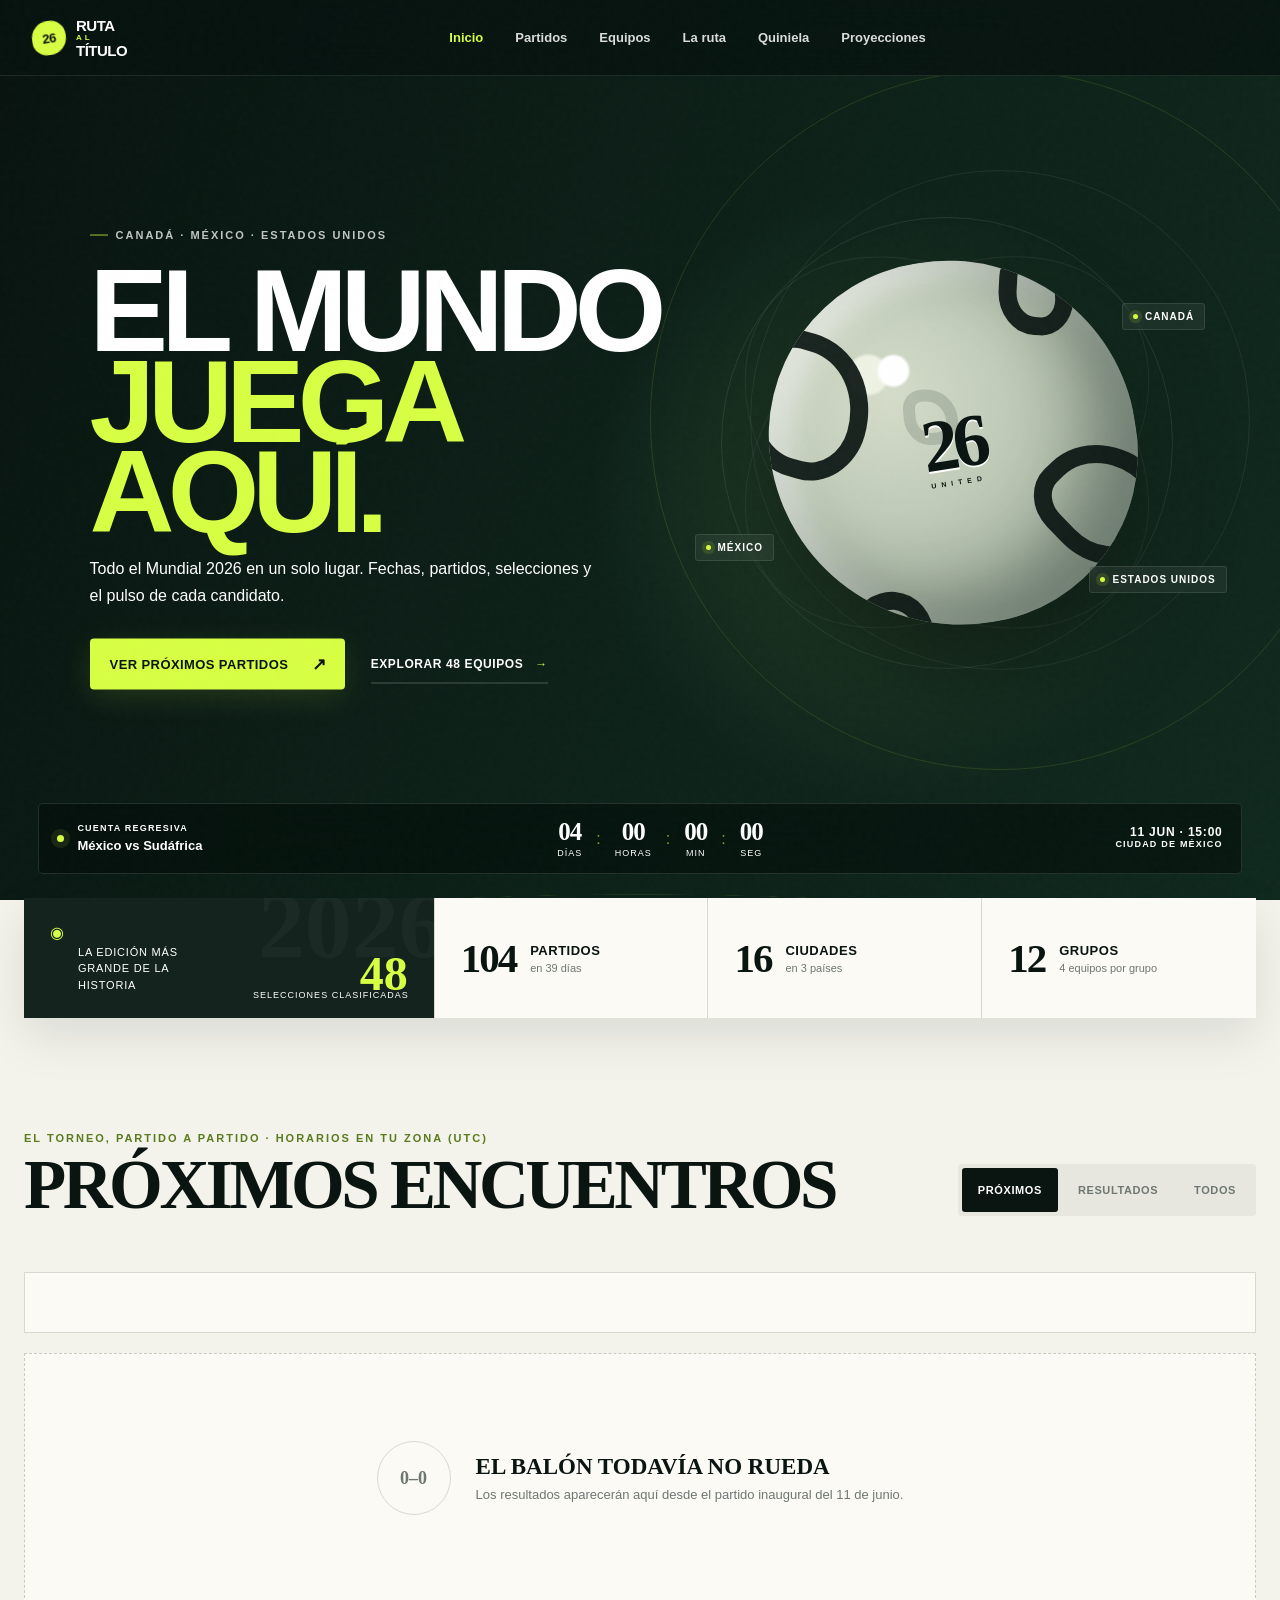
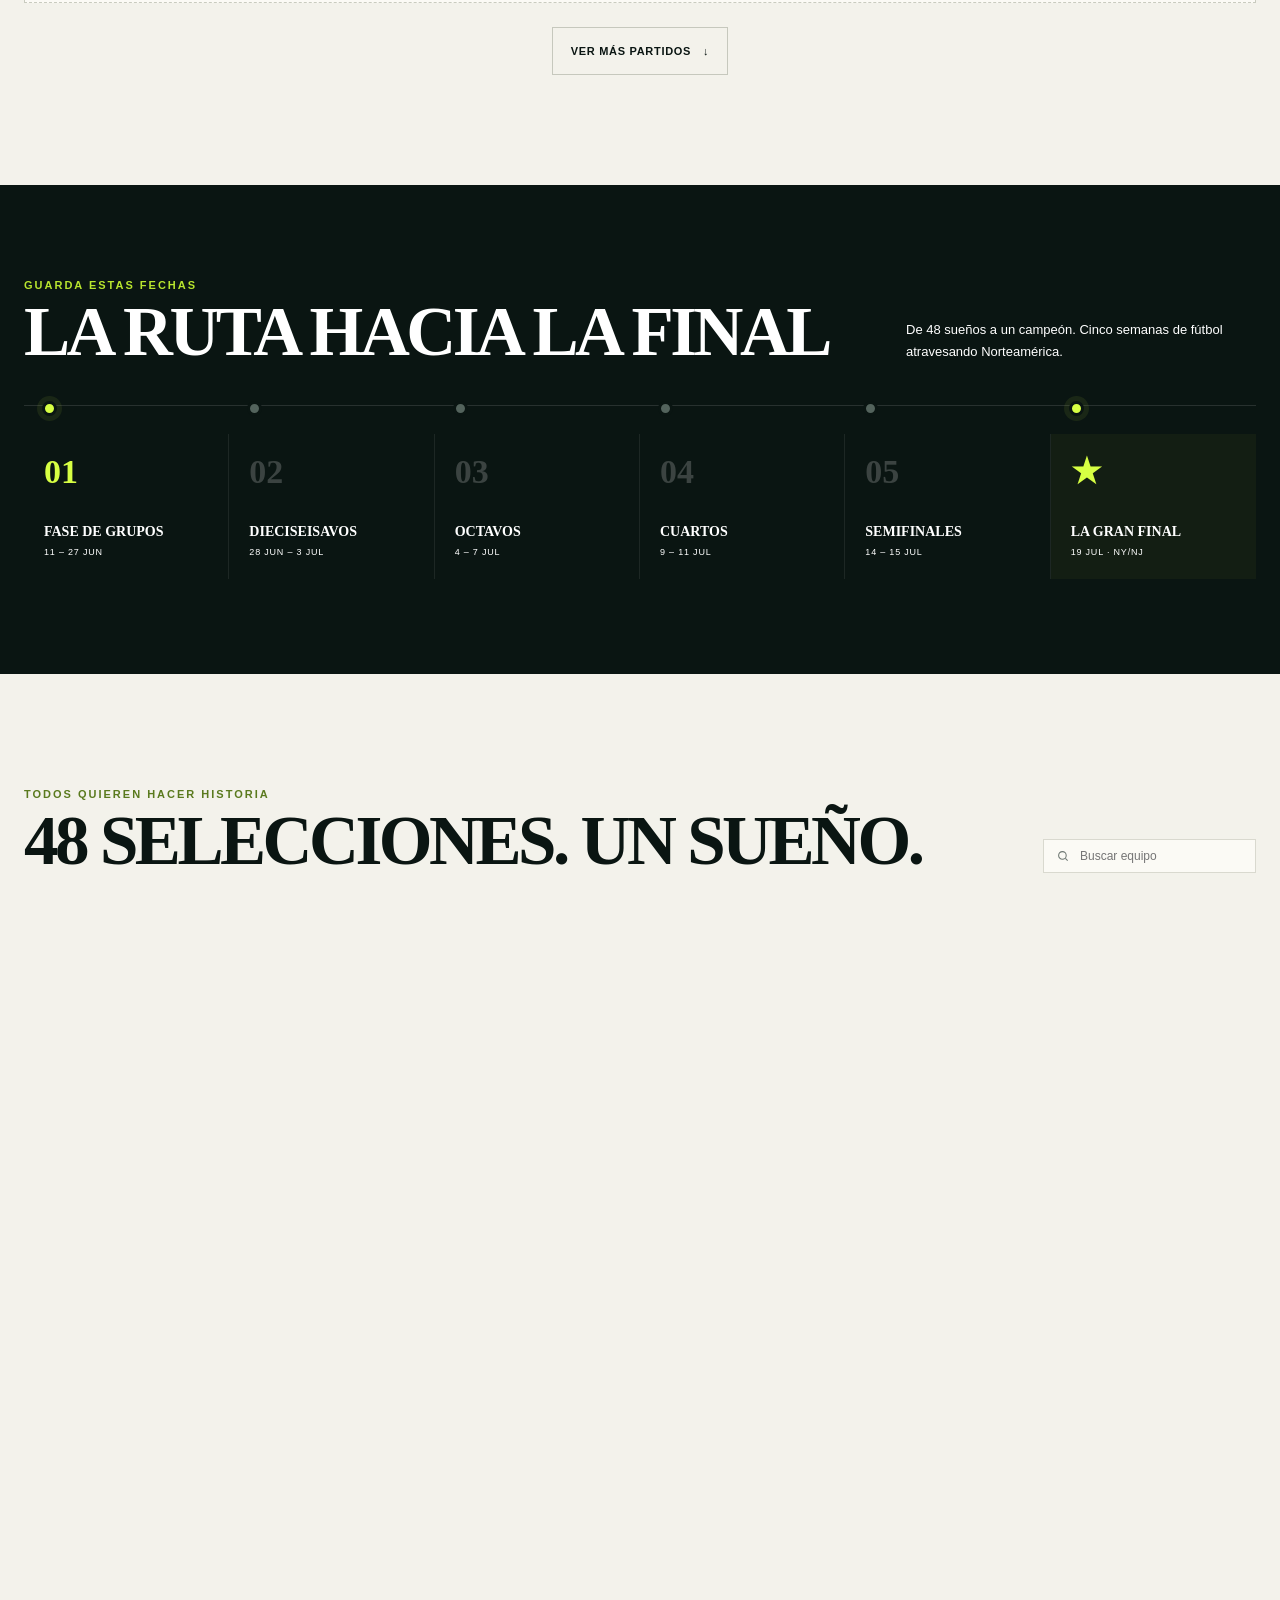
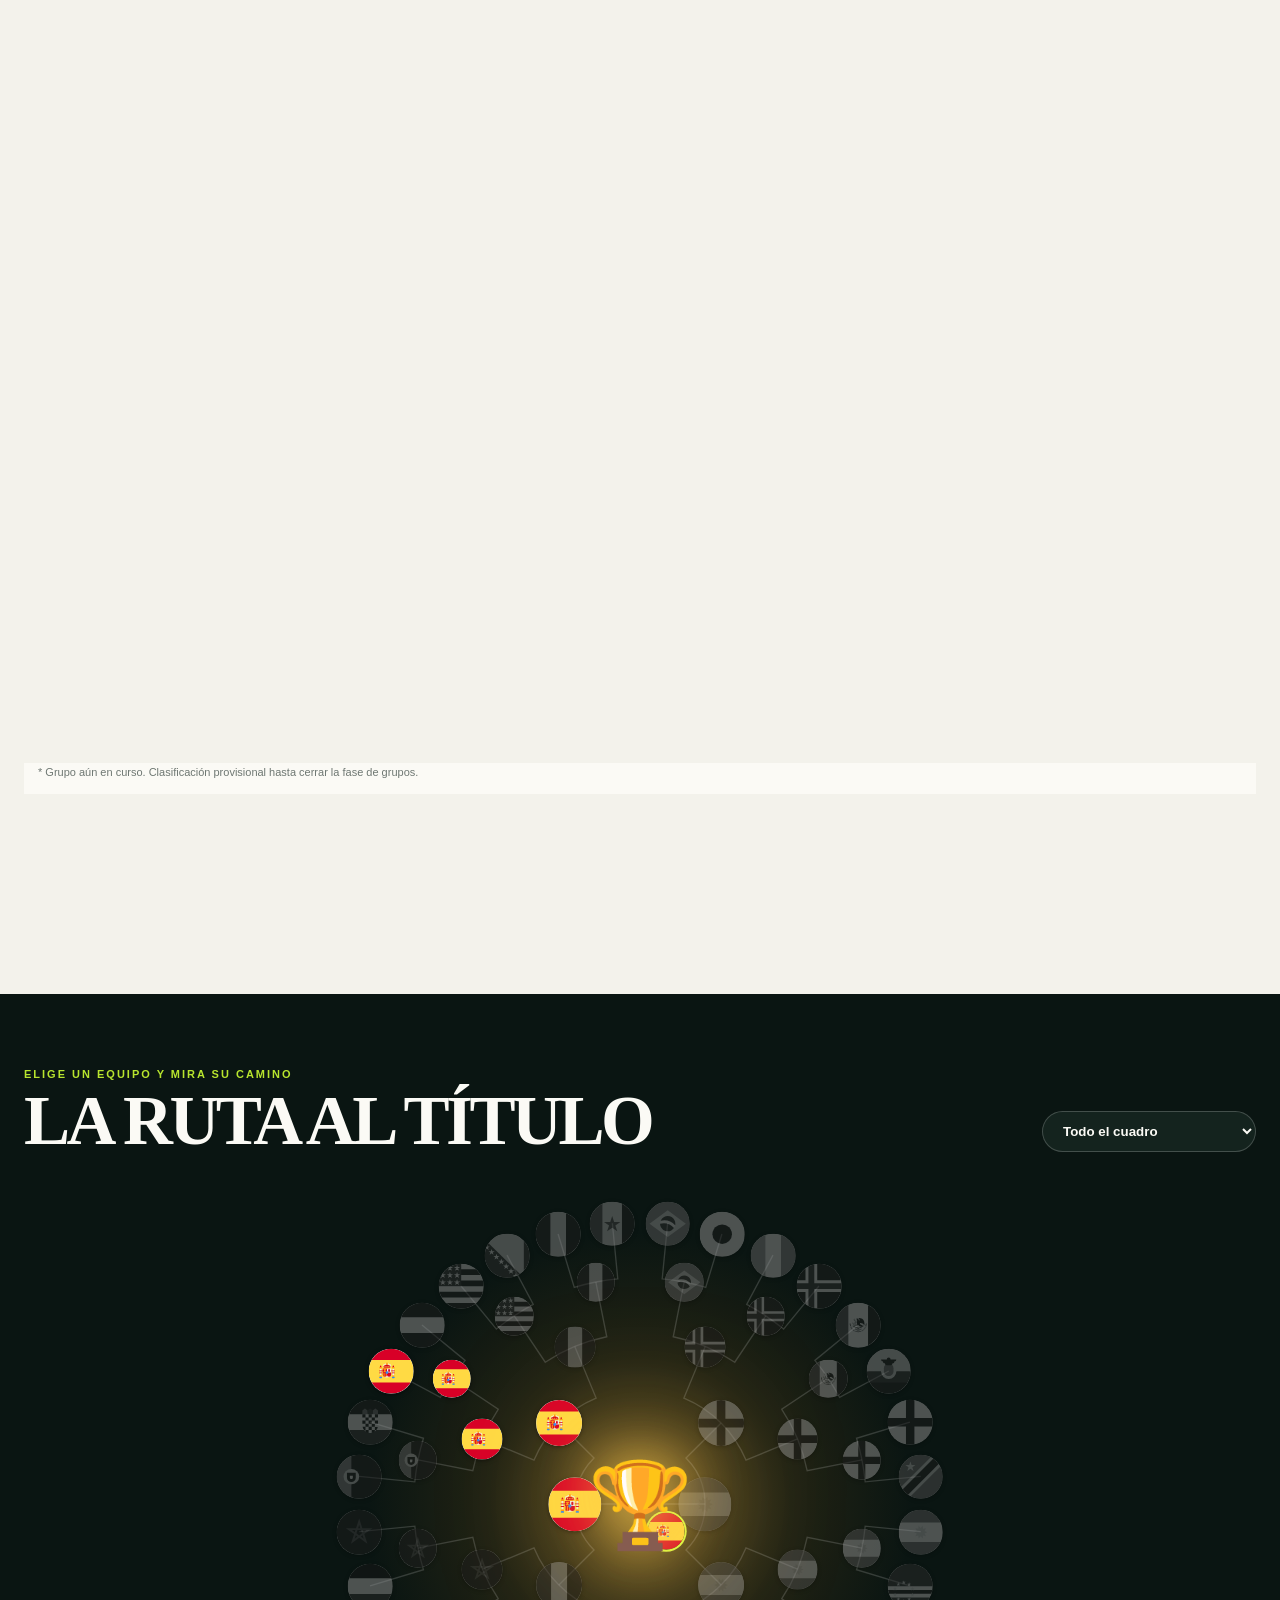
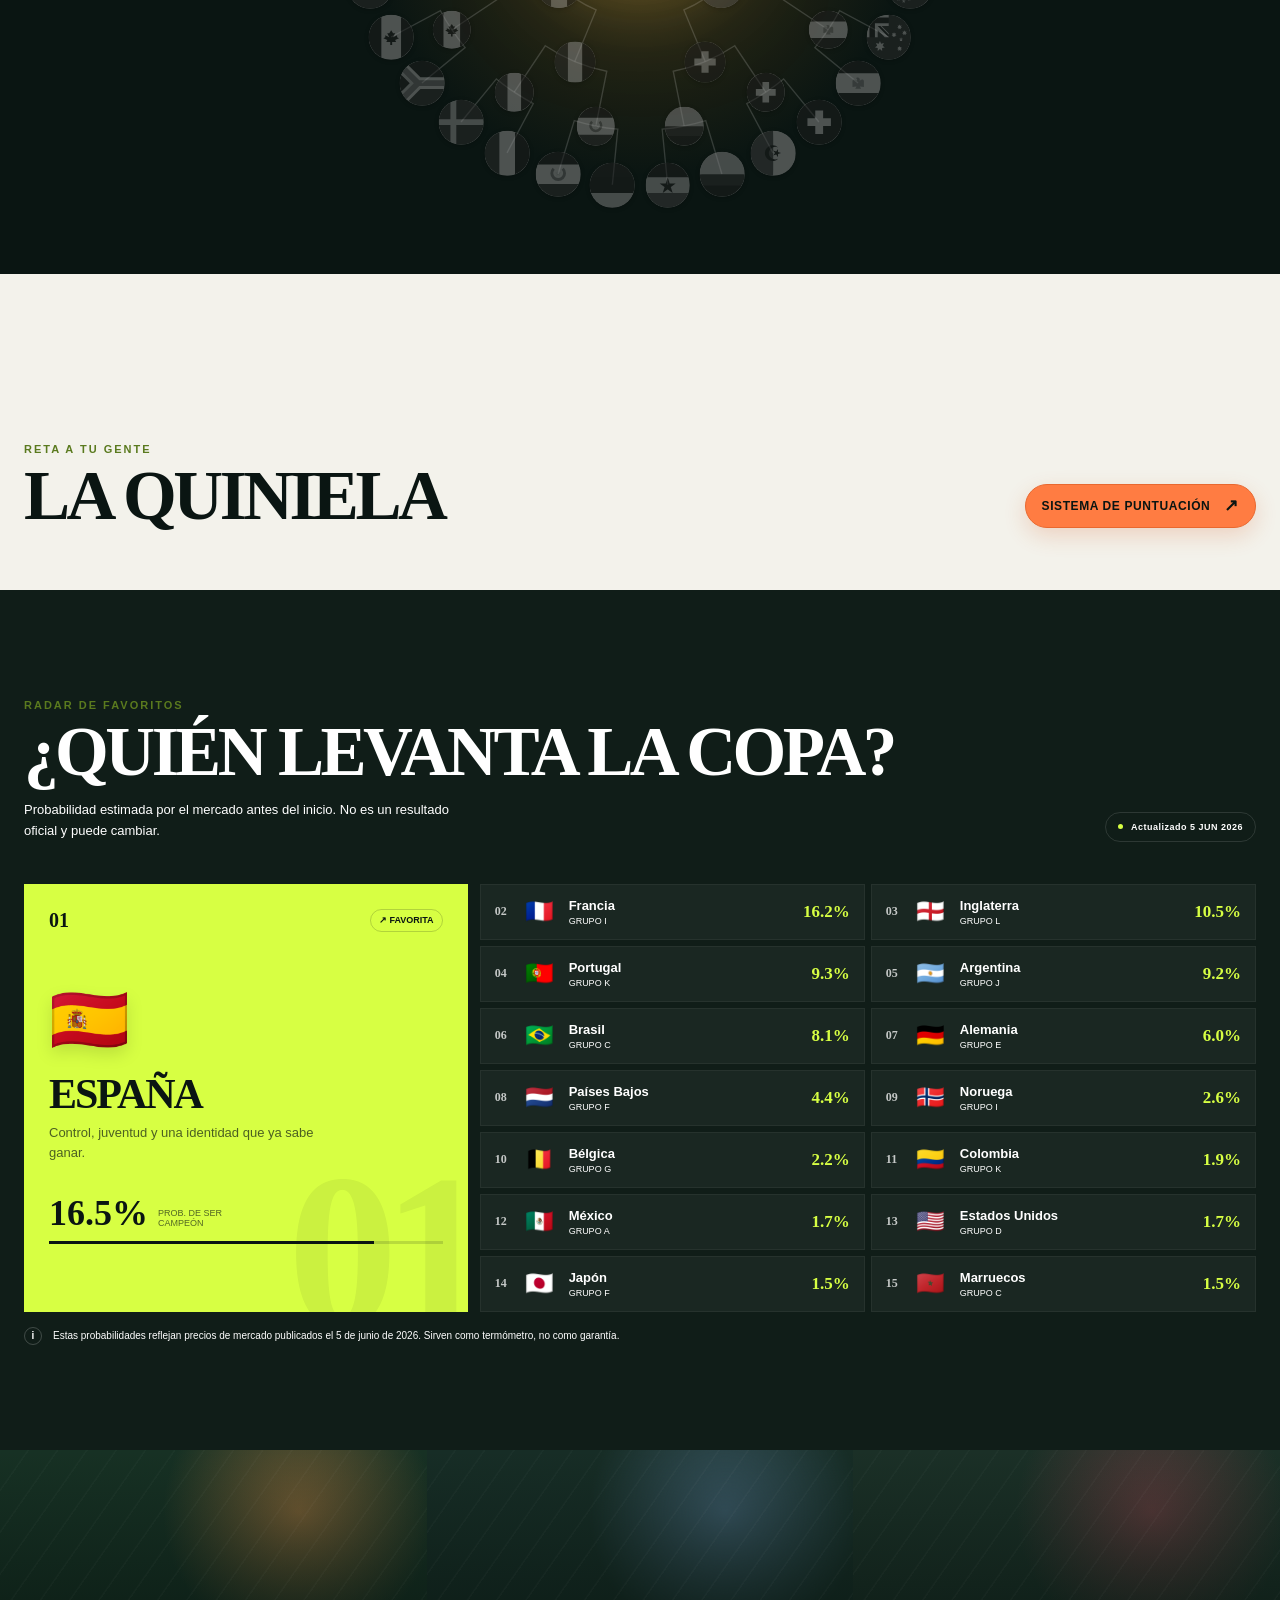
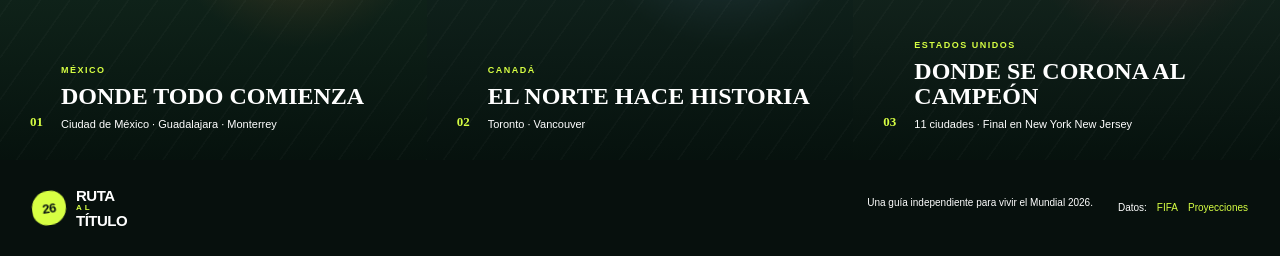
<file: index.html>
<!DOCTYPE html>
<html lang="es">
<head>
  <meta charset="UTF-8">
  <meta name="viewport" content="width=device-width, initial-scale=1.0, viewport-fit=cover">
  <meta http-equiv="Content-Security-Policy" content="default-src 'self'; script-src 'self'; style-src 'self' 'unsafe-inline' https://fonts.googleapis.com; font-src https://fonts.gstatic.com; connect-src 'self' https://api.fifa.com https://site.api.espn.com https://wwzgpifvfmogjttwstxy.supabase.co https://www.cloudflare.com; img-src 'self' data:; object-src 'none'; base-uri 'self'; form-action 'self'; worker-src 'self'; manifest-src 'self'; upgrade-insecure-requests">
  <meta name="referrer" content="strict-origin-when-cross-origin">
  <meta name="theme-color" content="#0a1512">
  <link rel="manifest" href="manifest.json">
  <meta name="apple-mobile-web-app-capable" content="yes">
  <meta name="apple-mobile-web-app-status-bar-style" content="black-translucent">
  <meta name="apple-mobile-web-app-title" content="Ruta 26">
  <meta name="description" content="Calendario, selecciones y proyecciones del Mundial 2026.">
  <meta property="og:title" content="Ruta 26 | Mundial 2026">
  <meta property="og:description" content="Calendario completo, resultados en vivo y la ruta de cada selección al título.">
  <meta property="og:image" content="https://jmcriptos.github.io/ruta26/og-image.jpg">
  <meta property="og:image:width" content="1200">
  <meta property="og:image:height" content="630">
  <meta property="og:url" content="https://jmcriptos.github.io/ruta26/">
  <meta property="og:type" content="website">
  <meta name="twitter:card" content="summary_large_image">
  <title>Ruta 26 | Mundial 2026</title>
  <link rel="icon" type="image/png" href="favicon.png">
  <link rel="apple-touch-icon" href="apple-touch-icon.png">
  <link rel="preconnect" href="https://fonts.googleapis.com">
  <link rel="preconnect" href="https://fonts.gstatic.com" crossorigin>
  <link href="https://fonts.googleapis.com/css2?family=DM+Sans:wght@400;500;600;700&family=League+Spartan:wght@600;700;800&display=swap" rel="stylesheet">
  <link rel="stylesheet" href="styles.css?v=20260701a">
</head>
<body>
  <div class="noise"></div>
  <header class="topbar">
    <a class="brand" href="#inicio" aria-label="Ruta 26, volver al inicio">
      <span class="brand-ball" aria-hidden="true">26</span>
      <span>RUTA<span>AL</span>TÍTULO</span>
    </a>
    <nav class="main-nav" aria-label="Navegación principal">
      <a class="active" href="#inicio">Inicio</a>
      <a href="#partidos">Partidos</a>
      <a href="#equipos">Equipos</a>
      <a href="#ruta">La ruta</a>
      <a href="#quiniela">Quiniela</a>
      <a href="#proyecciones">Proyecciones</a>
    </nav>
    <div class="header-actions">
      <a class="user-chip login-chip" id="loginChip" href="#quiniela" hidden>
        <svg viewBox="0 0 24 24" aria-hidden="true"><circle cx="12" cy="8" r="3.5"></circle><path d="M5 19c1.5-3 4-4.5 7-4.5s5.5 1.5 7 4.5"></path></svg>
        Entrar
      </a>
      <div class="user-menu" id="userMenu" hidden>
        <button class="user-chip" id="userChip" aria-haspopup="menu" aria-expanded="false"></button>
        <div class="user-dropdown" id="userDropdown" hidden>
          <a href="#quiniela" id="userGoQuiniela">Mi quiniela</a>
          <a href="stats.html">Estadísticas</a>
          <button id="userLogout">Cerrar sesión</button>
        </div>
      </div>
      <button class="icon-button" id="searchToggle" aria-label="Buscar selección" title="Buscar selección">
        <svg viewBox="0 0 24 24" aria-hidden="true"><circle cx="11" cy="11" r="6.5"></circle><path d="m16 16 4 4"></path></svg>
      </button>
      <button class="menu-button" id="menuToggle" aria-label="Abrir menú">
        <span></span><span></span>
      </button>
    </div>
  </header>

  <div class="search-overlay" id="searchOverlay" aria-hidden="true">
    <div class="search-box">
      <label for="globalSearch">Encuentra tu selección</label>
      <div class="search-field">
        <svg viewBox="0 0 24 24" aria-hidden="true"><circle cx="11" cy="11" r="6.5"></circle><path d="m16 16 4 4"></path></svg>
        <input id="globalSearch" type="search" placeholder="Ej. Argentina, Curaçao, Japón...">
        <button id="searchClose" aria-label="Cerrar búsqueda">×</button>
      </div>
      <div class="search-results" id="searchResults"></div>
    </div>
  </div>

  <main>
    <section class="hero" id="inicio">
      <div class="hero-orbit orbit-one"></div>
      <div class="hero-orbit orbit-two"></div>
      <div class="hero-copy">
        <div class="eyebrow"><span></span> Canadá · México · Estados Unidos</div>
        <h1>El mundo<br><em>juega aquí.</em></h1>
        <p class="hero-lede">Todo el Mundial 2026 en un solo lugar. Fechas, partidos, selecciones y el pulso de cada candidato.</p>
        <div class="hero-actions">
          <a class="primary-button" href="#partidos">Ver próximos partidos <span>↗</span></a>
          <a class="text-button" href="#equipos">Explorar 48 equipos <span>→</span></a>
        </div>
      </div>

      <div class="hero-visual" aria-hidden="true">
        <div class="globe-lines"></div>
        <div class="ball">
          <span class="ball-mark ball-mark-one"></span>
          <span class="ball-mark ball-mark-two"></span>
          <span class="ball-mark ball-mark-three"></span>
          <strong>26</strong>
          <small>UNITED</small>
        </div>
        <div class="location-tag tag-mex"><span></span> México</div>
        <div class="location-tag tag-can"><span></span> Canadá</div>
        <div class="location-tag tag-usa"><span></span> Estados Unidos</div>
      </div>

      <div class="countdown-panel">
        <div class="countdown-intro">
          <span class="live-dot"></span>
          <div>
            <small id="countdownLabel">Cuenta regresiva</small>
            <strong id="countdownTitle">México vs Sudáfrica</strong>
          </div>
        </div>
        <div class="countdown" id="countdown">
          <div><strong id="days">04</strong><span>Días</span></div>
          <i>:</i>
          <div><strong id="hours">00</strong><span>Horas</span></div>
          <i>:</i>
          <div><strong id="minutes">00</strong><span>Min</span></div>
          <i>:</i>
          <div><strong id="seconds">00</strong><span>Seg</span></div>
        </div>
        <div class="opening-meta" id="countdownMeta">
          <span>11 JUN · 15:00</span>
          <small>Ciudad de México</small>
        </div>
      </div>
    </section>

    <section class="snapshot section-shell">
      <div class="stat-card featured">
        <span class="stat-icon">◉</span>
        <p>La edición más grande de la historia</p>
        <strong>48</strong>
        <small>selecciones clasificadas</small>
      </div>
      <div class="stat-card stat-only-mobile">
        <span class="stat-number">48</span>
        <div><strong>Selecciones</strong><small>clasificadas</small></div>
      </div>
      <div class="stat-card">
        <span class="stat-number">104</span>
        <div><strong>Partidos</strong><small>en 39 días</small></div>
      </div>
      <div class="stat-card">
        <span class="stat-number">16</span>
        <div><strong>Ciudades</strong><small>en 3 países</small></div>
      </div>
      <div class="stat-card">
        <span class="stat-number">12</span>
        <div><strong>Grupos</strong><small>4 equipos por grupo</small></div>
      </div>
    </section>

    <section class="matches section-shell" id="partidos">
      <div class="section-heading">
        <div>
          <span class="section-kicker">El torneo, partido a partido · <span id="tzLabel">Tu hora local</span></span>
          <h2>Próximos encuentros</h2>
        </div>
        <div class="match-tabs" role="tablist" aria-label="Filtrar partidos">
          <button class="active" data-match-filter="upcoming">Próximos</button>
          <button data-match-filter="results">Resultados</button>
          <button data-match-filter="all">Todos</button>
        </div>
      </div>
      <div class="data-status" id="dataStatus" role="status"></div>

      <div class="date-strip" id="dateStrip" aria-label="Filtrar por fecha"></div>
      <div class="matches-grid" id="matchesGrid"></div>
      <div class="results-empty" id="resultsEmpty" hidden>
        <div class="empty-ball">0–0</div>
        <div>
          <h3>El balón todavía no rueda</h3>
          <p>Los resultados aparecerán aquí desde el partido inaugural del 11 de junio.</p>
        </div>
      </div>
      <button class="outline-button" id="showMoreMatches">Ver más partidos <span>↓</span></button>
    </section>

    <section class="timeline-section">
      <div class="section-shell">
        <div class="section-heading light">
          <div>
            <span class="section-kicker">Guarda estas fechas</span>
            <h2>La ruta hacia la final</h2>
          </div>
          <p>De 48 sueños a un campeón. Cinco semanas de fútbol atravesando Norteamérica.</p>
        </div>
        <div class="phase-track">
          <div class="phase active"><span>01</span><strong>Fase de grupos</strong><small>11 – 27 JUN</small></div>
          <div class="phase"><span>02</span><strong>Dieciseisavos</strong><small>28 JUN – 3 JUL</small></div>
          <div class="phase"><span>03</span><strong>Octavos</strong><small>4 – 7 JUL</small></div>
          <div class="phase"><span>04</span><strong>Cuartos</strong><small>9 – 11 JUL</small></div>
          <div class="phase"><span>05</span><strong>Semifinales</strong><small>14 – 15 JUL</small></div>
          <div class="phase final"><span>★</span><strong>La gran final</strong><small>19 JUL · NY/NJ</small></div>
        </div>
      </div>
    </section>

    <section class="teams section-shell" id="equipos">
      <div class="section-heading">
        <div>
          <span class="section-kicker">Todos quieren hacer historia</span>
          <h2>48 selecciones. Un sueño.</h2>
        </div>
        <label class="team-search">
          <svg viewBox="0 0 24 24" aria-hidden="true"><circle cx="11" cy="11" r="6.5"></circle><path d="m16 16 4 4"></path></svg>
          <input id="teamSearch" type="search" placeholder="Buscar equipo">
        </label>
      </div>
      <div class="groups-grid" id="groupsGrid"></div>
      <p class="no-teams" id="noTeams" hidden>No encontramos una selección con ese nombre.</p>
    </section>

    <section class="bracket-section" id="ruta">
      <div class="section-shell">
        <div class="section-heading light">
          <div>
            <span class="section-kicker">Elige un equipo y mira su camino</span>
            <h2>La ruta al título</h2>
          </div>
          <div class="bracket-controls">
            <select id="bracketTeam" aria-label="Elegir equipo">
              <option value="">Todo el cuadro</option>
            </select>
            <div class="scenario-toggle" id="scenarioToggle" hidden>
              <span>Si queda</span>
              <button type="button" data-pos="1" class="active">1º</button>
              <button type="button" data-pos="2">2º</button>
              <button type="button" data-pos="3">3º</button>
            </div>
          </div>
        </div>
        <div class="bracket-radial" id="bracketGrid"></div>
      </div>
    </section>

    <section class="game-section" id="quiniela">
      <div class="section-shell">
        <div class="section-heading">
          <div>
            <span class="section-kicker">Reta a tu gente</span>
            <h2>La quiniela</h2>
          </div>
          <a class="howto-link" href="como-jugar.html?v=20260625d">Sistema de Puntuación <span>↗</span></a>
        </div>
        <div id="gameRoot"></div>
      </div>
    </section>

    <section class="projections" id="proyecciones">
      <div class="section-shell">
        <div class="projection-heading">
          <div>
            <span class="section-kicker">Radar de favoritos</span>
            <h2>¿Quién levanta la copa?</h2>
            <p>Probabilidad estimada por el mercado antes del inicio. No es un resultado oficial y puede cambiar.</p>
          </div>
          <div class="update-pill"><span></span> Actualizado 5 JUN 2026</div>
        </div>
        <div class="projection-layout">
          <article class="leader-card">
            <div class="leader-top">
              <span class="rank">01</span>
              <span class="trend up">↗ favorita</span>
            </div>
            <span class="mega-flag">🇪🇸</span>
            <h3>España</h3>
            <p>Control, juventud y una identidad que ya sabe ganar.</p>
            <div class="leader-probability">
              <strong>16.5%</strong>
              <span>prob. de ser campeón</span>
            </div>
            <div class="probability-bar"><span style="width: 82.5%"></span></div>
          </article>
          <div class="ranking-list" id="rankingList"></div>
        </div>
        <div class="projection-note">
          <span>i</span>
          <p>Estas probabilidades reflejan precios de mercado publicados el 5 de junio de 2026. Sirven como termómetro, no como garantía.</p>
        </div>
      </div>
    </section>

    <section class="host-cities">
      <div class="city-card mexico">
        <span>01</span><div><small>MÉXICO</small><strong>Donde todo comienza</strong><p>Ciudad de México · Guadalajara · Monterrey</p></div>
      </div>
      <div class="city-card canada">
        <span>02</span><div><small>CANADÁ</small><strong>El norte hace historia</strong><p>Toronto · Vancouver</p></div>
      </div>
      <div class="city-card usa">
        <span>03</span><div><small>ESTADOS UNIDOS</small><strong>Donde se corona al campeón</strong><p>11 ciudades · Final en New York New Jersey</p></div>
      </div>
    </section>
  </main>

  <div class="panel-overlay" id="teamPanelOverlay" aria-hidden="true">
    <aside class="team-panel" id="teamPanel" role="dialog" aria-modal="true" aria-label="Detalle de selección"></aside>
  </div>

  <footer>
    <a class="brand footer-brand" href="#inicio">
      <span class="brand-ball">26</span>
      <span>RUTA<span>AL</span>TÍTULO</span>
    </a>
    <p>Una guía independiente para vivir el Mundial 2026.</p>
    <div class="sources">
      <span>Datos:</span>
      <a href="https://www.fifa.com/en/tournaments/mens/worldcup/canadamexicousa2026/articles/match-schedule-fixtures-results-teams-stadiums" target="_blank" rel="noreferrer">FIFA</a>
      <a href="https://www.covers.com/world-cup/odds" target="_blank" rel="noreferrer">Proyecciones</a>
    </div>
  </footer>

  <nav class="bottom-nav" aria-label="Navegación inferior">
    <a class="active" href="#inicio">
      <svg viewBox="0 0 24 24" aria-hidden="true"><path d="M4 11 12 4l8 7v8a1 1 0 0 1-1 1h-4v-6h-6v6H5a1 1 0 0 1-1-1z"></path></svg>
      Inicio
    </a>
    <a href="#partidos">
      <svg viewBox="0 0 24 24" aria-hidden="true"><rect x="4" y="6" width="16" height="14" rx="1"></rect><path d="M4 10h16M8 4v4M16 4v4"></path></svg>
      Partidos
    </a>
    <a href="#equipos">
      <svg viewBox="0 0 24 24" aria-hidden="true"><path d="M12 3l7 3v5c0 4.5-3 8-7 10-4-2-7-5.5-7-10V6z"></path></svg>
      Equipos
    </a>
    <a href="#ruta">
      <svg viewBox="0 0 24 24" aria-hidden="true"><path d="M7 4h10v3a5 5 0 0 1-10 0zM17 5h3a3 3 0 0 1-3 4M7 5H4a3 3 0 0 0 3 4M12 12v4m-4 4h8m-7-4h6"></path></svg>
      La ruta
    </a>
    <a href="#quiniela">
      <svg viewBox="0 0 24 24" aria-hidden="true"><circle cx="12" cy="12" r="8"></circle><circle cx="12" cy="12" r="3"></circle></svg>
      Quiniela
    </a>
  </nav>

  <script src="js/data.js?v=20260715a"></script>
  <script src="js/api.js?v=20260611-security1"></script>
  <script src="js/espn-map.js?v=20260611m"></script>
  <script src="js/match-detail.js?v=20260612a"></script>
  <script src="js/thirds-allocation.js?v=20260627a"></script>
  <script src="js/standings.js?v=20260627a"></script>
  <script src="js/thirds-view.js?v=20260626b"></script>
  <script src="js/team-panel.js?v=20260611k"></script>
  <script src="js/flags.js?v=20260630a"></script>
  <script src="js/radial-layout.js?v=20260630a"></script>
  <script src="js/bracket.js?v=20260630a"></script>
  <script src="js/app.js?v=20260627a"></script>
  <script src="js/vendor/supabase-js-2.108.1.min.js?v=20260628a"></script>
  <script src="js/config.js?v=20260611k"></script>
  <script src="js/metrics.js?v=20260621b"></script>
  <script src="js/scoring.js?v=20260718b"></script>
  <script src="js/engagement.js?v=20260628a"></script>
  <script src="js/share-card.js?v=20260621a"></script>
  <script src="js/game.js?v=20260718b"></script>
</body>
</html>
</file>
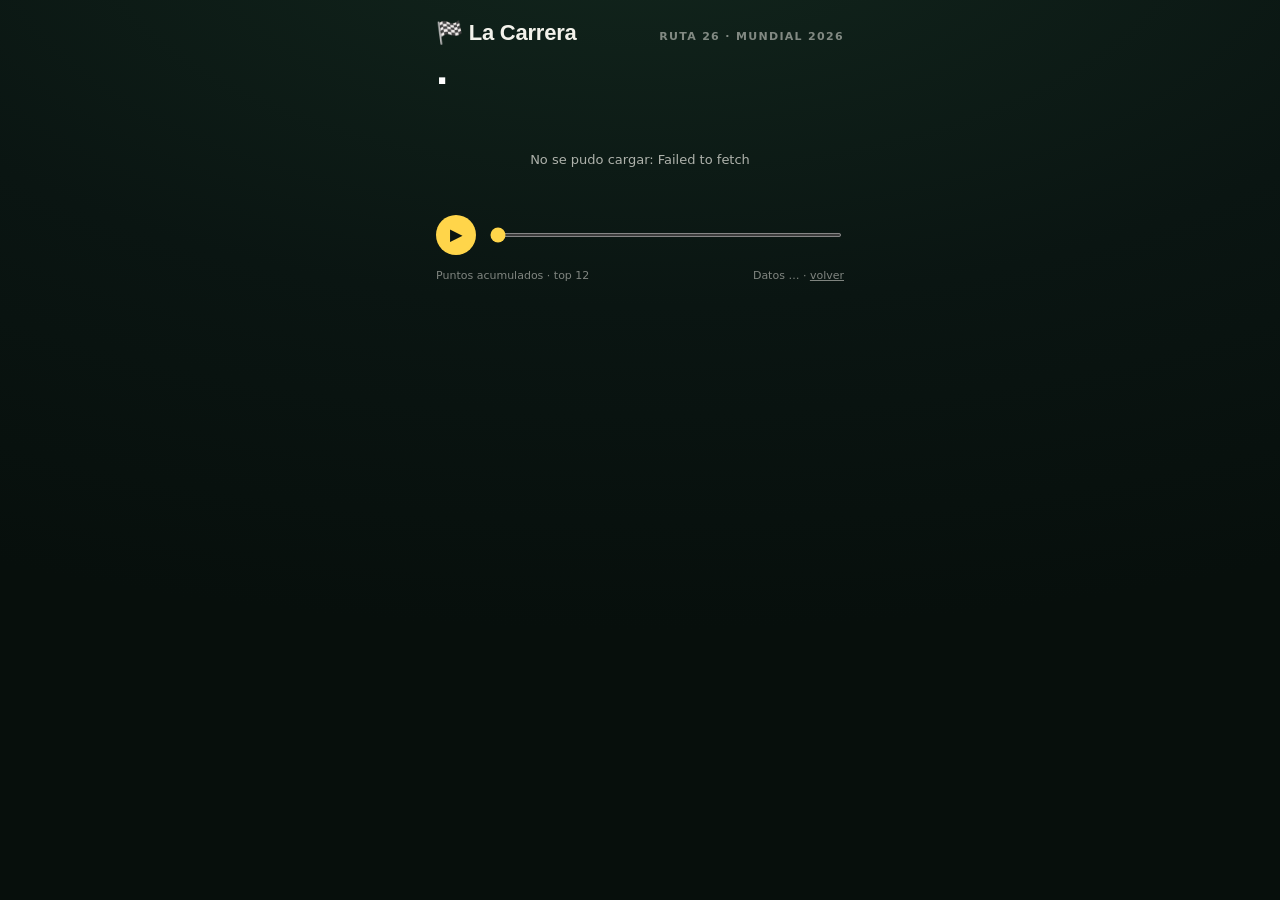
<file: carrera.html>
<!doctype html>
<html lang="es">
<head>
  <meta charset="utf-8">
  <meta name="viewport" content="width=device-width, initial-scale=1, viewport-fit=cover">
  <meta http-equiv="Content-Security-Policy" content="default-src 'self'; script-src 'self'; style-src 'self' 'unsafe-inline' https://fonts.googleapis.com; font-src https://fonts.gstatic.com; connect-src 'self' https://api.fifa.com https://wwzgpifvfmogjttwstxy.supabase.co; img-src 'self' data:; object-src 'none'; base-uri 'self'; form-action 'self'; upgrade-insecure-requests">
  <meta name="referrer" content="strict-origin-when-cross-origin">
  <meta name="robots" content="noindex, nofollow">
  <meta name="theme-color" content="#0a1512">
  <title>Ruta 26 · La Carrera</title>
  <link rel="icon" href="favicon.png">
  <link rel="preconnect" href="https://fonts.googleapis.com">
  <link rel="preconnect" href="https://fonts.gstatic.com" crossorigin="anonymous">
  <link href="https://fonts.googleapis.com/css2?family=League+Spartan:wght@600;700;800&amp;family=DM+Sans:wght@400;500;600;700;800&amp;display=swap" rel="stylesheet">
  <style>
    * { box-sizing: border-box; }
    html, body { margin: 0; padding: 0; }
    body {
      font-family: "DM Sans", system-ui, Arial, sans-serif;
      background:
        radial-gradient(120% 80% at 50% -10%, #12261d 0%, #0a1512 55%, #070f0c 100%);
      color: #f3f2eb; -webkit-font-smoothing: antialiased;
      min-height: 100dvh;
    }
    .wrap { max-width: 440px; margin: 0 auto; padding: 20px 16px 28px; }
    .head { display: flex; align-items: baseline; justify-content: space-between; gap: 10px; }
    .title { font-family: "League Spartan", sans-serif; font-weight: 800; font-size: 22px; letter-spacing: -.01em; }
    .title .flag { filter: saturate(1.1); }
    .brand { font-size: 11px; font-weight: 700; letter-spacing: .12em; text-transform: uppercase; opacity: .5; }
    .datewrap { display: flex; align-items: baseline; gap: 10px; margin: 14px 0 16px; min-height: 46px; }
    #rc-date { font-family: "League Spartan", sans-serif; font-weight: 800; font-size: 44px; line-height: .95; letter-spacing: -.03em; color: #fff; }
    #rc-sub { font-size: 12px; font-weight: 600; opacity: .6; }
    #rc-status { opacity: .7; font-size: 13px; padding: 30px 4px; text-align: center; }
    #rc-track { position: relative; overflow: hidden; }

    .rc-row {
      position: absolute; left: 0; right: 0; height: 34px; display: flex; align-items: center;
      transition: transform .85s cubic-bezier(.4,0,.2,1), opacity .5s ease;
      will-change: transform, opacity;
    }
    .rc-rank { flex: 0 0 22px; text-align: right; font-size: 11px; font-weight: 700; opacity: .45; margin-right: 8px; font-variant-numeric: tabular-nums; }
    /* .rc-main es una pista de ancho ESTABLE: el ancho de la barra (%) se mide contra
       este contenedor, nunca contra el espacio que deja el nombre → mismo puntaje = misma barra. */
    .rc-main { position: relative; flex: 1 1 auto; height: 100%; }
    .rc-bar {
      position: absolute; left: 0; top: 50%; transform: translateY(-50%);
      height: 27px; width: 4px; min-width: 4px; border-radius: 0 8px 8px 0; background: var(--c);
      box-shadow: inset 0 1px 0 rgba(255,255,255,.18);
      transition: width .85s cubic-bezier(.4,0,.2,1);
    }
    /* etiqueta (bandera + nombre): arranca en el borde de la barra; su left se anima igual que el ancho */
    .rc-lbl {
      position: absolute; left: 0; right: 34px; top: 50%; transform: translateY(-50%);
      margin-left: 8px; display: flex; align-items: center; gap: 5px; overflow: hidden;
      transition: left .85s cubic-bezier(.4,0,.2,1);
    }
    .rc-flag { flex: 0 0 auto; }
    .rc-name { font-size: 13px; font-weight: 700; color: #eef0ea; white-space: nowrap; overflow: hidden; text-overflow: ellipsis; }
    .rc-val { position: absolute; right: 0; top: 50%; transform: translateY(-50%); font-size: 13.5px; font-weight: 800; font-variant-numeric: tabular-nums; color: #cdd3cb; }
    .rc-row.lead .rc-name { color: #ffd54a; }
    .rc-row.lead .rc-val { color: #ffd54a; }
    .rc-row.lead .rc-bar { box-shadow: inset 0 1px 0 rgba(255,255,255,.25), 0 0 0 2px rgba(255,213,74,.55), 0 0 16px rgba(255,213,74,.35); }

    .controls { display: flex; align-items: center; gap: 12px; margin-top: 18px; }
    #rc-play {
      border: 0; border-radius: 999px; width: 40px; height: 40px; flex: 0 0 40px; font-size: 15px; cursor: pointer;
      background: #ffd54a; color: #0a1512; font-weight: 700; display: grid; place-items: center;
      transition: transform .1s; -webkit-tap-highlight-color: transparent;
    }
    #rc-play:active { transform: scale(.92); }
    #rc-scrub { flex: 1; accent-color: #ffd54a; height: 4px; }
    .foot { display: flex; justify-content: space-between; align-items: center; margin-top: 14px; font-size: 11px; opacity: .5; }
    .foot a { color: inherit; }
    .sr-only { position: absolute; width: 1px; height: 1px; overflow: hidden; clip: rect(0 0 0 0); }
  </style>
</head>
<body>
  <main class="wrap">
    <h1 class="sr-only">La Carrera: evolución diaria de los puntos de cada jugador de la quiniela Ruta 26.</h1>
    <div class="head">
      <div class="title"><span class="flag">🏁</span> La Carrera</div>
      <div class="brand">Ruta 26 · Mundial 2026</div>
    </div>
    <div class="datewrap">
      <div id="rc-date">·</div>
      <div id="rc-sub"></div>
    </div>
    <div id="rc-status"></div>
    <div id="rc-track" role="img" aria-label="Barras de puntos acumulados por jugador, animadas día a día"></div>
    <div class="controls">
      <button id="rc-play" aria-label="Reproducir">▶</button>
      <input id="rc-scrub" type="range" min="0" max="1" value="0" step="1" aria-label="Línea de tiempo por día">
    </div>
    <div class="foot">
      <span>Puntos acumulados · top 12</span>
      <span>Datos <span id="rc-src">…</span> · <a href="index.html">volver</a></span>
    </div>
  </main>

  <script src="js/config.js?v=20260711a"></script>
  <script src="js/data.js?v=20260715a"></script>
  <script src="js/api.js?v=20260611-security1"></script>
  <script src="js/scoring.js?v=20260718b"></script>
  <script src="js/race.js?v=20260711b"></script>
</body>
</html>
</file>
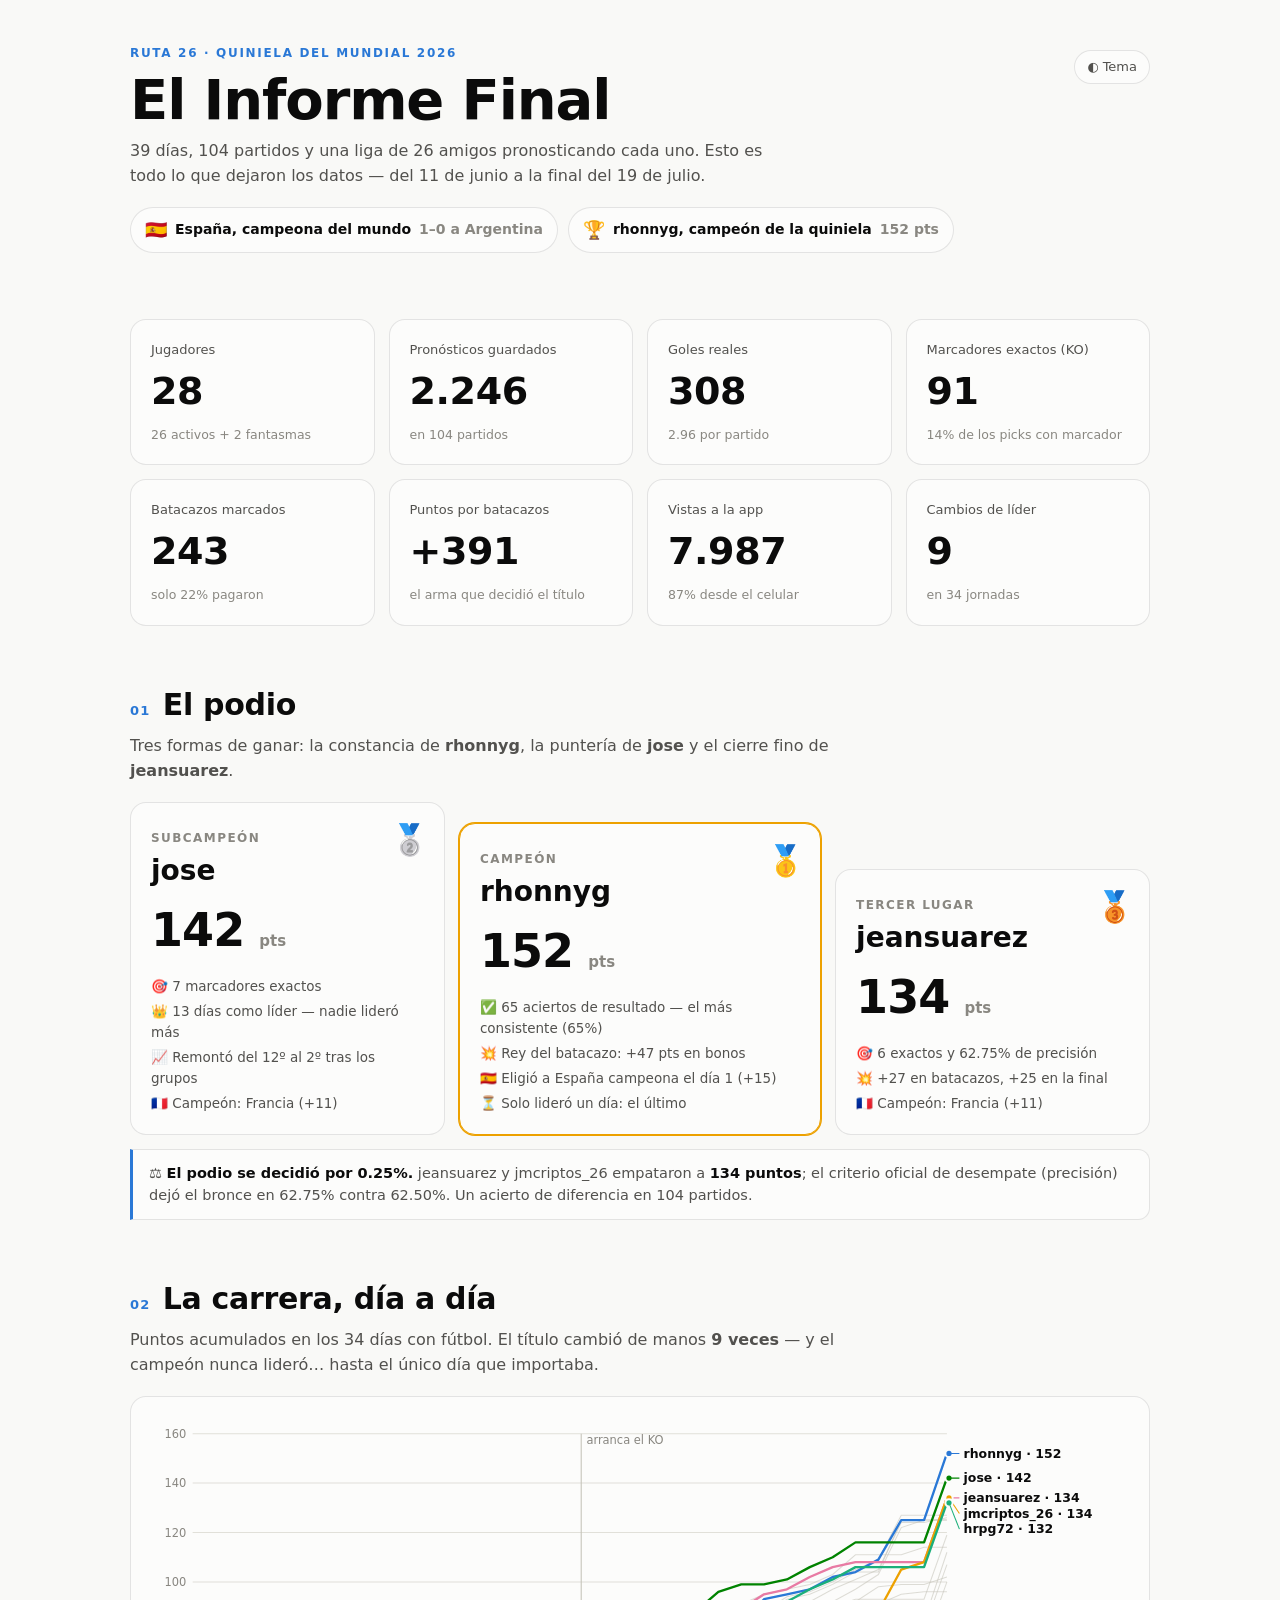
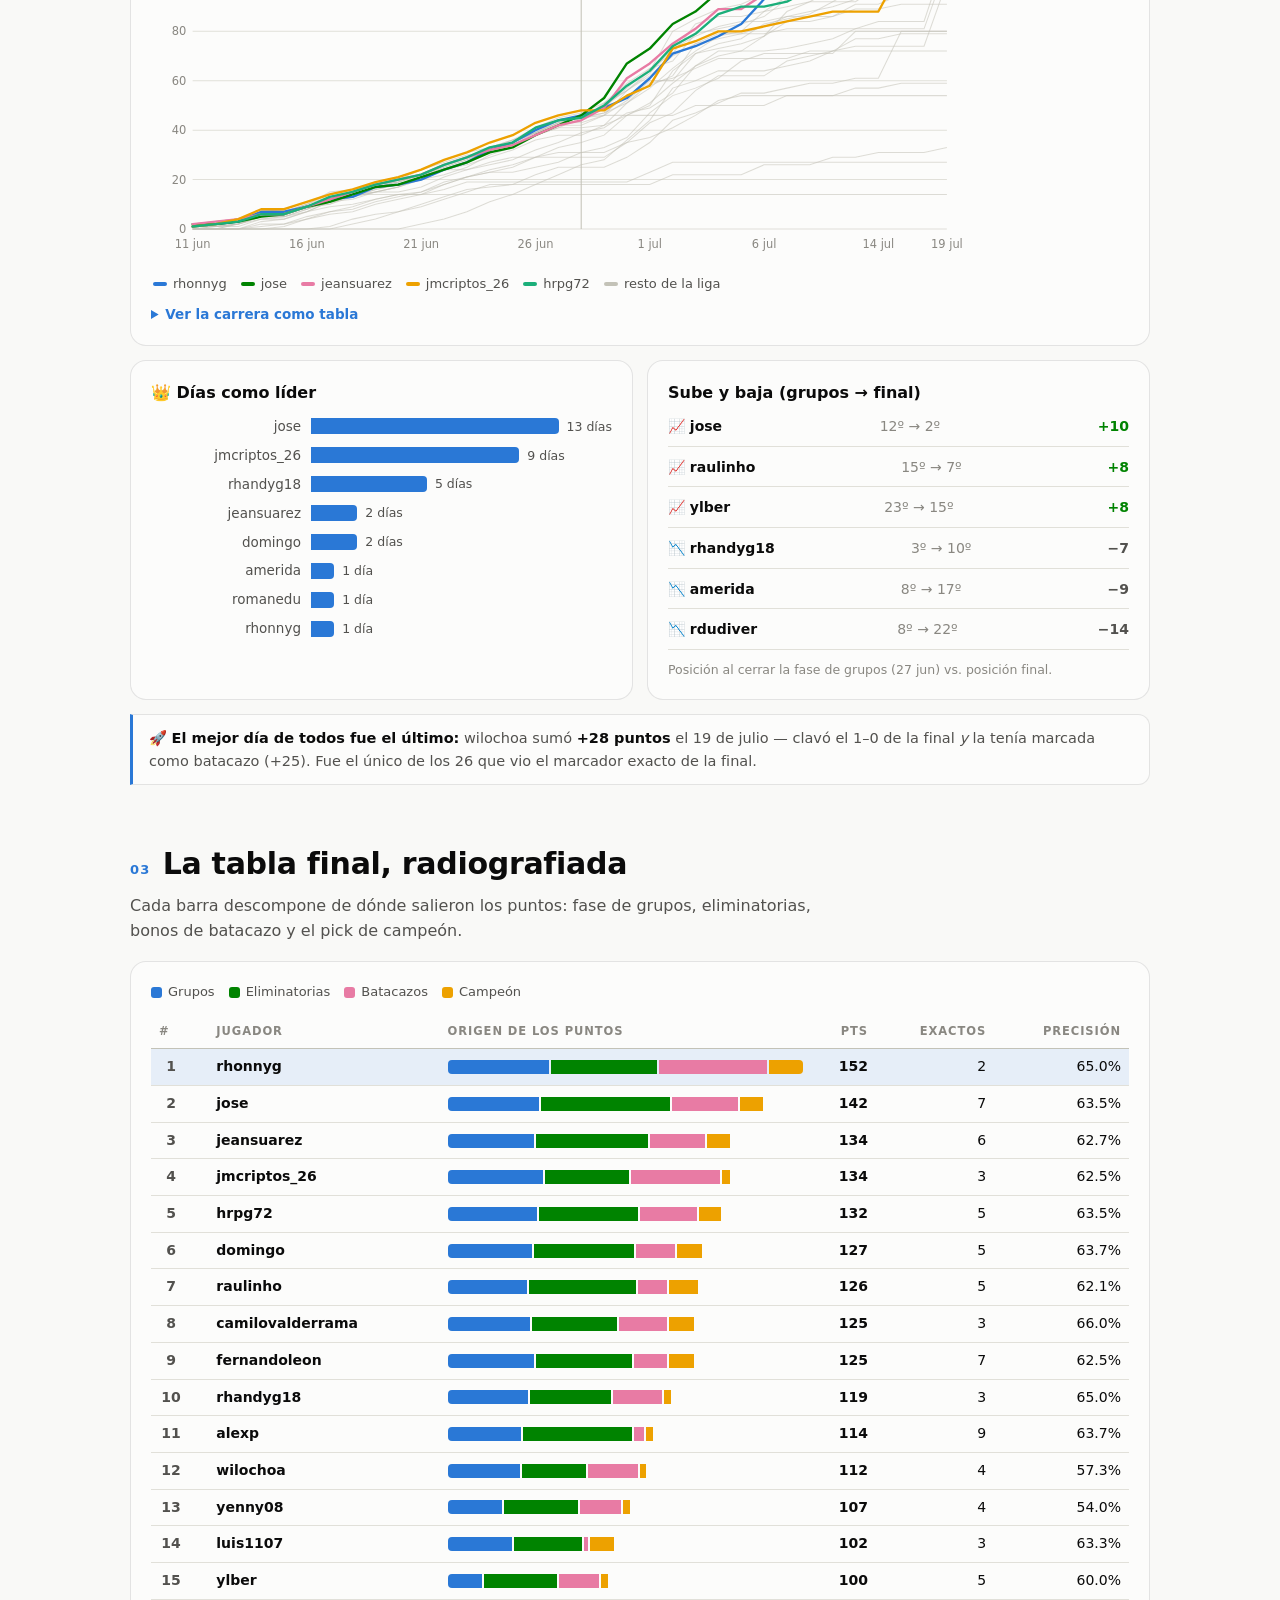
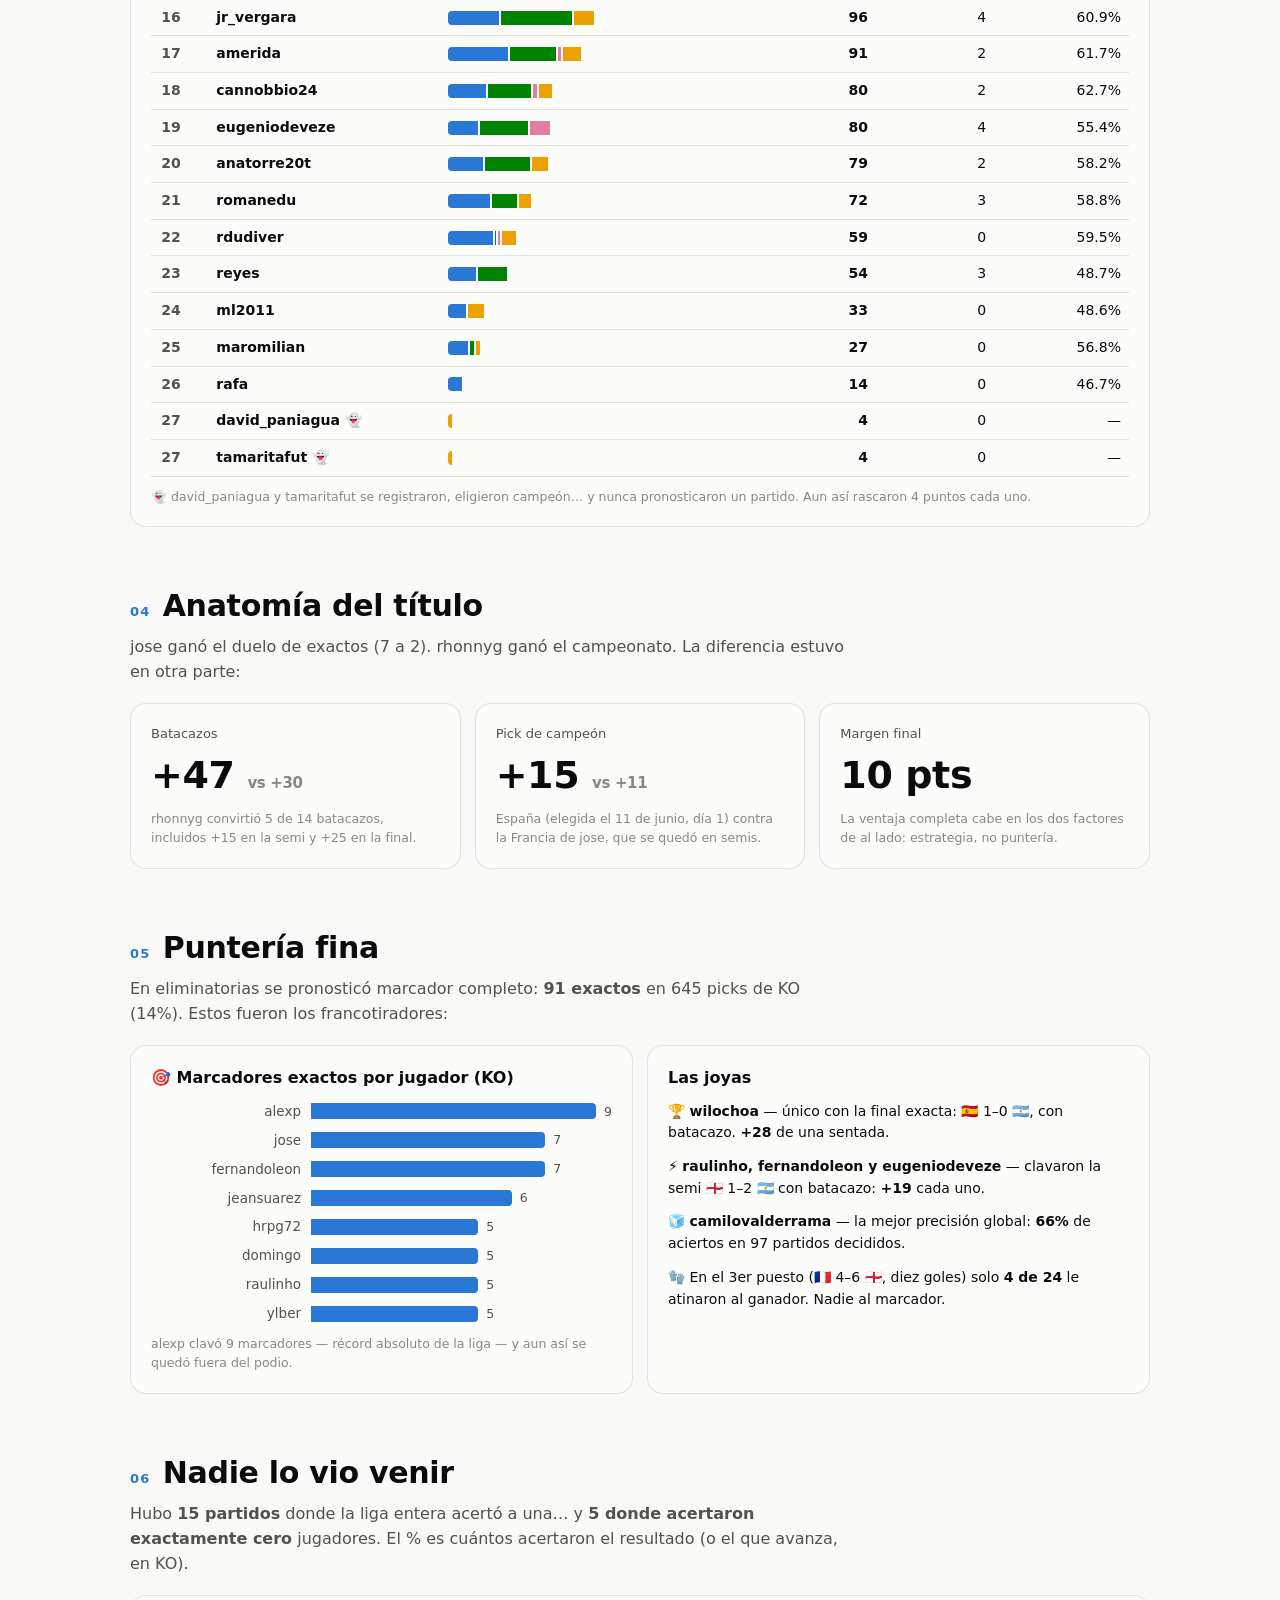
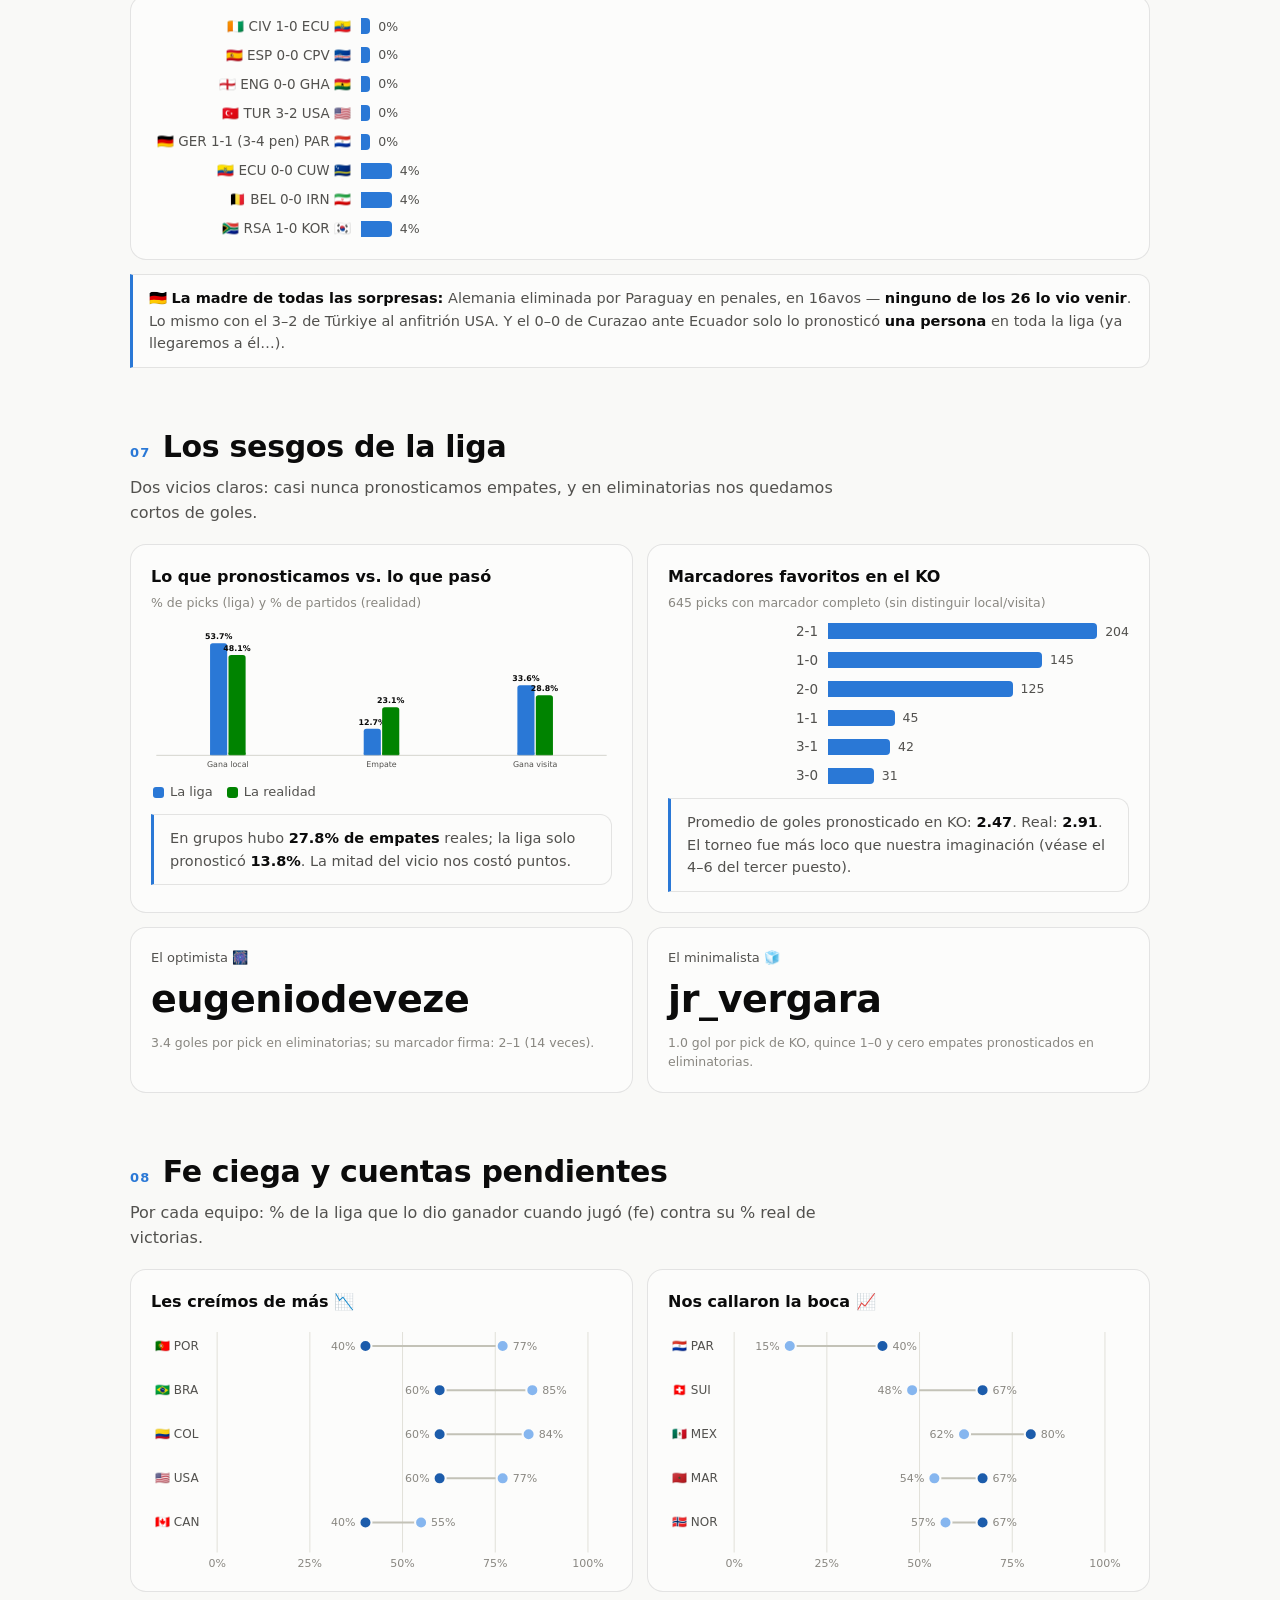
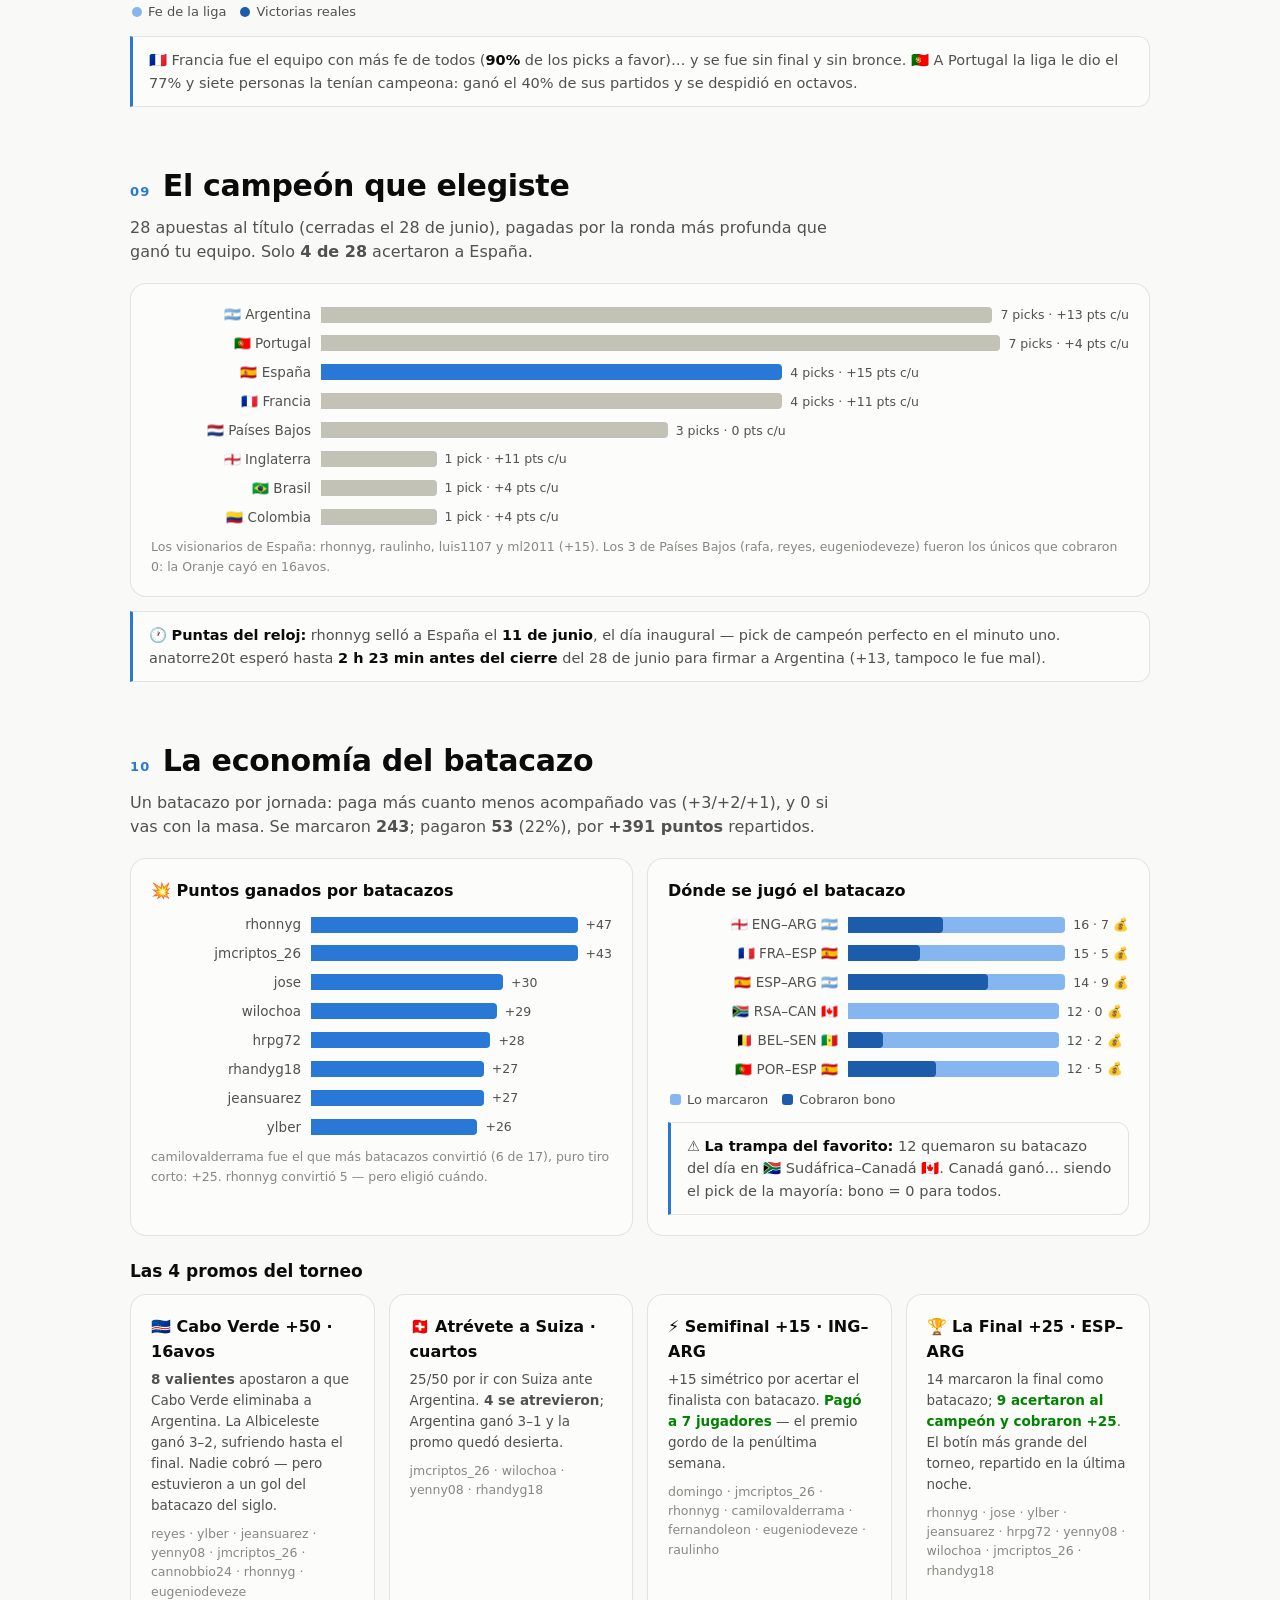
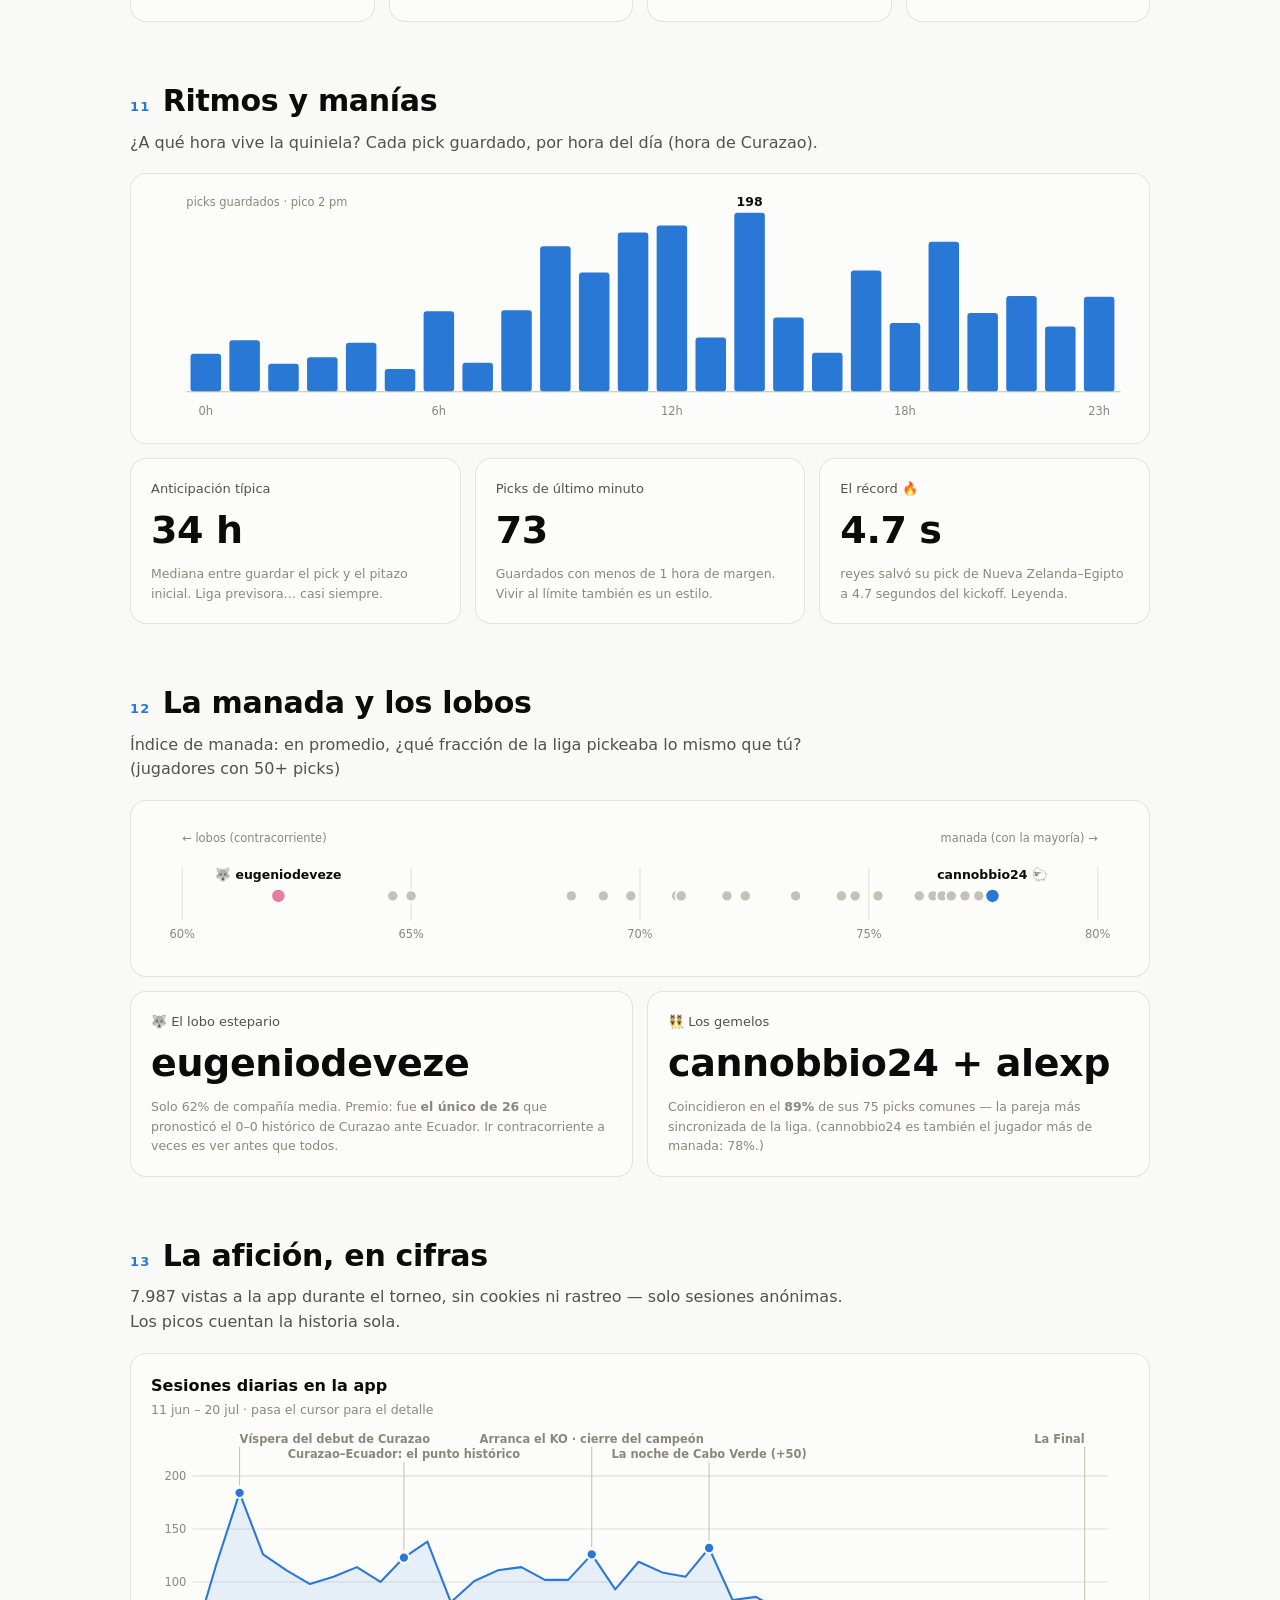
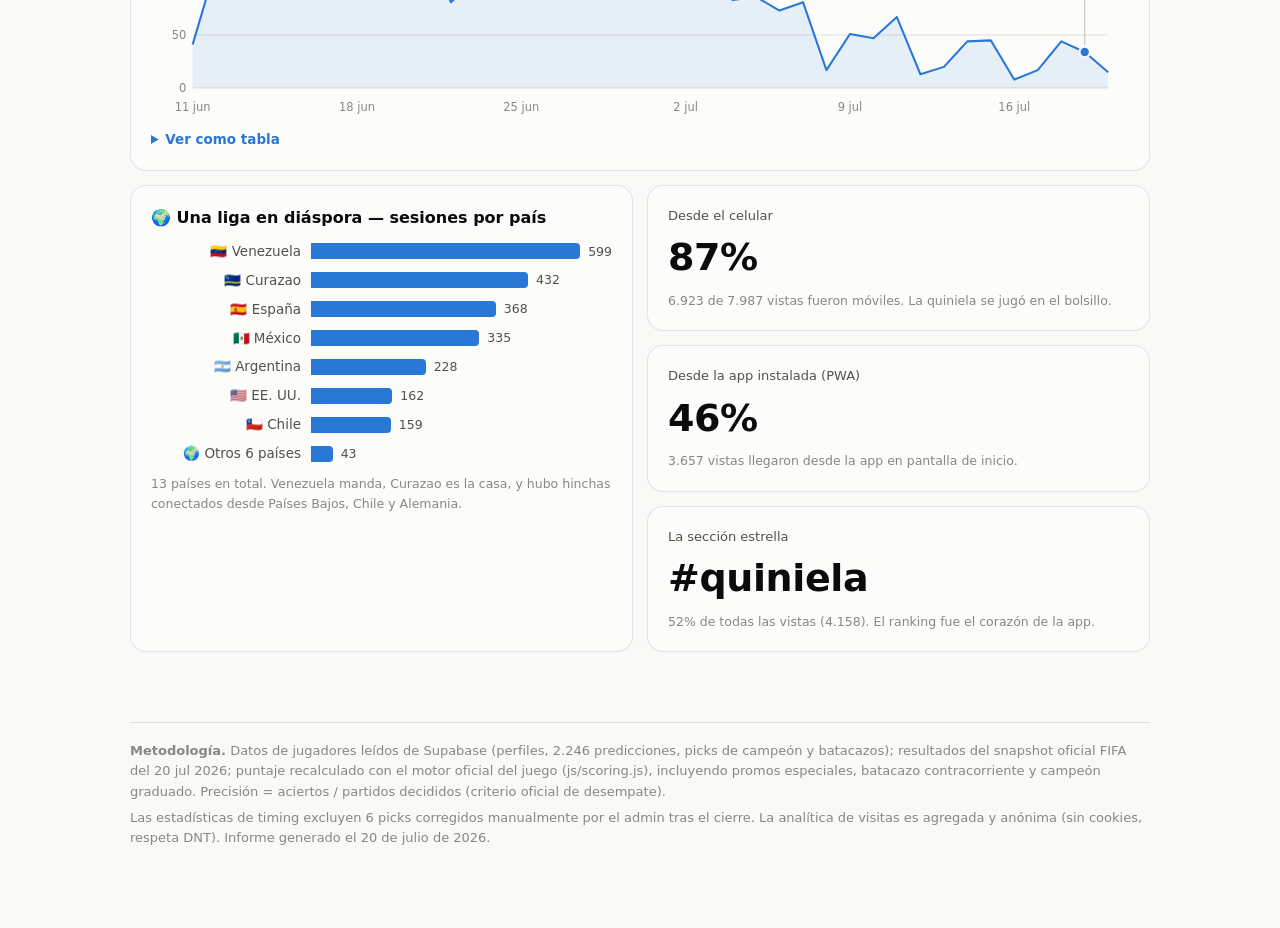
<file: informe-final.html>
<!doctype html>
<html lang="es">
<head>
<meta charset="utf-8">
<meta name="viewport" content="width=device-width, initial-scale=1">
<meta name="robots" content="noindex">
<title>La Quiniela · Mundial 2026 — Informe Final</title>
<style>
  :root {
    color-scheme: light;
    --page: #f9f9f7; --surface: #fcfcfb;
    --ink: #0b0b0b; --ink2: #52514e; --muted: #898781;
    --grid: #e1e0d9; --axis: #c3c2b7; --border: rgba(11,11,11,.10);
    --s1: #2a78d6; --s2: #008300; --s3: #e87ba4; --s4: #eda100; --s5: #1baf7a;
    --seq-track: #86b6ef; --seq-fill: #1c5cab;
    --ghost: #c3c2b7;
    --wash: rgba(42,120,214,.10);
    --tipbg: #ffffff;
  }
  @media (prefers-color-scheme: dark) {
    :root:not([data-theme="light"]) {
      color-scheme: dark;
      --page: #0d0d0d; --surface: #1a1a19;
      --ink: #ffffff; --ink2: #c3c2b7; --muted: #898781;
      --grid: #2c2c2a; --axis: #383835; --border: rgba(255,255,255,.10);
      --s1: #3987e5; --s2: #008300; --s3: #d55181; --s4: #c98500; --s5: #199e70;
      --seq-track: #184f95; --seq-fill: #6da7ec;
      --ghost: #52514e;
      --wash: rgba(57,135,229,.14);
      --tipbg: #242423;
    }
  }
  :root[data-theme="dark"] {
    color-scheme: dark;
    --page: #0d0d0d; --surface: #1a1a19;
    --ink: #ffffff; --ink2: #c3c2b7; --muted: #898781;
    --grid: #2c2c2a; --axis: #383835; --border: rgba(255,255,255,.10);
    --s1: #3987e5; --s2: #008300; --s3: #d55181; --s4: #c98500; --s5: #199e70;
    --seq-track: #184f95; --seq-fill: #6da7ec;
    --ghost: #52514e;
    --wash: rgba(57,135,229,.14);
    --tipbg: #242423;
  }
  * { box-sizing: border-box; margin: 0; }
  html { scroll-behavior: smooth; }
  body {
    background: var(--page); color: var(--ink);
    font: 16px/1.55 system-ui, -apple-system, "Segoe UI", sans-serif;
    -webkit-font-smoothing: antialiased;
  }
  .wrap { max-width: 1060px; margin: 0 auto; padding: 0 20px 80px; }

  /* ---------- header ---------- */
  header { padding: 44px 0 10px; }
  .eyebrow { font-size: 12px; font-weight: 700; letter-spacing: .14em; text-transform: uppercase; color: var(--s1); }
  h1 { font-size: clamp(34px, 6vw, 56px); line-height: 1.05; letter-spacing: -.02em; margin: 8px 0 10px; }
  .sub { color: var(--ink2); max-width: 640px; }
  .champ-strip { display: flex; flex-wrap: wrap; gap: 10px; margin-top: 18px; }
  .champ-chip {
    display: inline-flex; align-items: center; gap: 8px; padding: 8px 14px;
    background: var(--surface); border: 1px solid var(--border); border-radius: 999px;
    font-weight: 650; font-size: 14px;
  }
  .champ-chip .big { font-size: 18px; }
  #themeBtn {
    float: right; margin-top: 6px; background: var(--surface); color: var(--ink2);
    border: 1px solid var(--border); border-radius: 999px; padding: 6px 12px;
    font: inherit; font-size: 13px; cursor: pointer;
  }

  /* ---------- layout ---------- */
  section { margin-top: 56px; }
  .sec-head { display: flex; align-items: baseline; gap: 12px; margin-bottom: 6px; }
  .sec-num { font-size: 13px; font-weight: 800; color: var(--s1); letter-spacing: .1em; }
  h2 { font-size: clamp(22px, 3.4vw, 30px); letter-spacing: -.01em; }
  .lede { color: var(--ink2); max-width: 720px; margin-bottom: 18px; }
  .card {
    background: var(--surface); border: 1px solid var(--border); border-radius: 16px;
    padding: 20px; overflow: hidden;
  }
  .grid { display: grid; gap: 14px; }
  .g2 { grid-template-columns: 1fr 1fr; } .g3 { grid-template-columns: repeat(3, 1fr); }
  .g4 { grid-template-columns: repeat(4, 1fr); }
  @media (max-width: 820px) { .g4 { grid-template-columns: 1fr 1fr; } .g3 { grid-template-columns: 1fr; } .g2 { grid-template-columns: 1fr; } }

  /* ---------- tiles ---------- */
  .tile .lbl { font-size: 13px; color: var(--ink2); }
  .tile .val { font-size: clamp(26px, 4vw, 38px); font-weight: 750; letter-spacing: -.01em; margin-top: 2px; }
  .tile .note { font-size: 12.5px; color: var(--muted); margin-top: 4px; }
  .hero-val { font-size: clamp(44px, 7vw, 64px); font-weight: 800; letter-spacing: -.02em; }

  /* ---------- podio ---------- */
  .podium { display: grid; grid-template-columns: 1fr 1.15fr 1fr; gap: 14px; align-items: end; }
  @media (max-width: 820px) { .podium { grid-template-columns: 1fr; align-items: stretch; } .podium .first { order: -1; } }
  .pcard { position: relative; padding-top: 26px; }
  .pcard .medal { font-size: 30px; position: absolute; top: 14px; right: 16px; }
  .pcard .place { font-size: 12px; font-weight: 700; letter-spacing: .12em; text-transform: uppercase; color: var(--muted); }
  .pcard .name { font-size: clamp(22px, 3vw, 28px); font-weight: 800; margin: 2px 0 2px; }
  .pcard .pts { font-size: clamp(34px, 5vw, 46px); font-weight: 800; letter-spacing: -.02em; }
  .pcard .pts small { font-size: 15px; font-weight: 600; color: var(--muted); letter-spacing: 0; }
  .pcard ul { list-style: none; padding: 0; margin-top: 10px; display: grid; gap: 4px; font-size: 13.5px; color: var(--ink2); }
  .pcard.first { border-color: var(--s4); box-shadow: 0 0 0 1px var(--s4); }

  .callout {
    border-left: 3px solid var(--s1); background: var(--surface);
    border-radius: 0 12px 12px 0; padding: 12px 16px; font-size: 14.5px; color: var(--ink2);
    margin-top: 14px; border-top: 1px solid var(--border); border-right: 1px solid var(--border); border-bottom: 1px solid var(--border);
  }
  .callout b { color: var(--ink); }

  /* ---------- charts ---------- */
  .scrollwrap { overflow-x: auto; }
  svg text { font-family: system-ui, -apple-system, "Segoe UI", sans-serif; }
  .axis-t { font-size: 11px; fill: var(--muted); font-variant-numeric: tabular-nums; }
  .lbl-t { font-size: 12px; fill: var(--ink2); }
  .lbl-b { font-size: 12px; font-weight: 700; fill: var(--ink); }
  .legend { display: flex; flex-wrap: wrap; gap: 14px; font-size: 13px; color: var(--ink2); margin: 10px 2px 2px; }
  .legend .key { display: inline-flex; align-items: center; gap: 6px; }
  .key i { width: 14px; height: 4px; border-radius: 2px; display: inline-block; }
  .key i.dot { width: 10px; height: 10px; border-radius: 50%; }
  .key i.box { width: 11px; height: 11px; border-radius: 3px; }

  /* barras HTML */
  .hbars { display: grid; gap: 8px; }
  .hbar { display: grid; grid-template-columns: minmax(110px, 150px) 1fr; gap: 10px; align-items: center; font-size: 13.5px; }
  .hbar .who { color: var(--ink2); text-align: right; white-space: nowrap; overflow: hidden; text-overflow: ellipsis; }
  .hbar .track { display: flex; align-items: center; gap: 8px; min-width: 0; }
  .hbar .bar { height: 16px; border-radius: 0 4px 4px 0; background: var(--s1); min-width: 2px; }
  .hbar .v { font-size: 12.5px; color: var(--ink2); font-variant-numeric: tabular-nums; white-space: nowrap; }

  /* tabla ranking */
  table { width: 100%; border-collapse: collapse; font-size: 14px; }
  th { text-align: left; font-size: 11.5px; text-transform: uppercase; letter-spacing: .08em; color: var(--muted); font-weight: 700; padding: 8px 8px; border-bottom: 1px solid var(--axis); }
  td { padding: 7px 8px; border-bottom: 1px solid var(--grid); font-variant-numeric: tabular-nums; }
  td.u { font-weight: 650; }
  tr.me td { background: var(--wash); }
  .stack { display: flex; gap: 2px; height: 14px; border-radius: 4px; overflow: hidden; min-width: 160px; }
  .stack i { display: block; height: 100%; }
  .num { text-align: right; }
  .pos-chip { display: inline-block; min-width: 24px; text-align: center; font-weight: 700; color: var(--ink2); }

  details { margin-top: 10px; }
  summary { cursor: pointer; color: var(--s1); font-size: 13.5px; font-weight: 650; }
  details .tblwrap { overflow-x: auto; margin-top: 10px; }

  /* tooltip */
  #tip {
    position: fixed; z-index: 30; pointer-events: none; display: none;
    background: var(--tipbg); border: 1px solid var(--border); border-radius: 10px;
    padding: 9px 11px; font-size: 13px; box-shadow: 0 6px 24px rgba(0,0,0,.18);
    max-width: 260px;
  }
  #tip .t-title { font-size: 12px; color: var(--muted); margin-bottom: 5px; }
  #tip .t-row { display: flex; align-items: center; gap: 7px; }
  #tip .t-row + .t-row { margin-top: 3px; }
  #tip .t-key { width: 12px; height: 3px; border-radius: 2px; flex: none; }
  #tip .t-val { font-weight: 750; font-variant-numeric: tabular-nums; }
  #tip .t-lbl { color: var(--ink2); }

  [data-tip] { cursor: default; }
  [tabindex="0"]:focus-visible { outline: 2px solid var(--s1); outline-offset: 2px; border-radius: 4px; }

  .promo-grid { display: grid; grid-template-columns: repeat(auto-fit, minmax(230px, 1fr)); gap: 14px; }
  .promo .p-t { font-weight: 750; margin-bottom: 4px; }
  .promo .p-d { font-size: 13.5px; color: var(--ink2); }
  .promo .p-who { font-size: 12.5px; color: var(--muted); margin-top: 8px; }
  .ok { color: var(--s2); font-weight: 700; }

  footer { margin-top: 70px; padding-top: 18px; border-top: 1px solid var(--grid); font-size: 13px; color: var(--muted); }
  footer p + p { margin-top: 6px; }
  .flag { font-size: 1.05em; }
</style>
</head>
<body>
<div id="tip" role="status" aria-live="polite"></div>
<div class="wrap">

<header>
  <button id="themeBtn" aria-label="Cambiar tema">◐ Tema</button>
  <div class="eyebrow">Ruta 26 · Quiniela del Mundial 2026</div>
  <h1>El Informe Final</h1>
  <p class="sub">39 días, 104 partidos y una liga de 26 amigos pronosticando cada uno. Esto es todo lo que dejaron los datos — del 11 de junio a la final del 19 de julio.</p>
  <div class="champ-strip">
    <span class="champ-chip"><span class="big">🇪🇸</span> España, campeona del mundo <span style="color:var(--muted)">1–0 a Argentina</span></span>
    <span class="champ-chip"><span class="big">🏆</span> rhonnyg, campeón de la quiniela <span style="color:var(--muted)">152 pts</span></span>
  </div>
</header>

<!-- ============ KPIs ============ -->
<section id="kpis">
  <div class="grid g4" id="kpiRow"></div>
</section>

<!-- ============ 1 · PODIO ============ -->
<section id="podio">
  <div class="sec-head"><span class="sec-num">01</span><h2>El podio</h2></div>
  <p class="lede">Tres formas de ganar: la constancia de <b>rhonnyg</b>, la puntería de <b>jose</b> y el cierre fino de <b>jeansuarez</b>.</p>
  <div class="podium">
    <div class="card pcard">
      <span class="medal">🥈</span>
      <div class="place">Subcampeón</div>
      <div class="name">jose</div>
      <div class="pts">142 <small>pts</small></div>
      <ul>
        <li>🎯 7 marcadores exactos</li>
        <li>👑 13 días como líder — nadie lideró más</li>
        <li>📈 Remontó del 12º al 2º tras los grupos</li>
        <li>🇫🇷 Campeón: Francia (+11)</li>
      </ul>
    </div>
    <div class="card pcard first">
      <span class="medal">🥇</span>
      <div class="place">Campeón</div>
      <div class="name">rhonnyg</div>
      <div class="pts">152 <small>pts</small></div>
      <ul>
        <li>✅ 65 aciertos de resultado — el más consistente (65%)</li>
        <li>💥 Rey del batacazo: +47 pts en bonos</li>
        <li>🇪🇸 Eligió a España campeona el día 1 (+15)</li>
        <li>⏳ Solo lideró un día: el último</li>
      </ul>
    </div>
    <div class="card pcard">
      <span class="medal">🥉</span>
      <div class="place">Tercer lugar</div>
      <div class="name">jeansuarez</div>
      <div class="pts">134 <small>pts</small></div>
      <ul>
        <li>🎯 6 exactos y 62.75% de precisión</li>
        <li>💥 +27 en batacazos, +25 en la final</li>
        <li>🇫🇷 Campeón: Francia (+11)</li>
      </ul>
    </div>
  </div>
  <div class="callout">⚖️ <b>El podio se decidió por 0.25%.</b> jeansuarez y jmcriptos_26 empataron a <b>134 puntos</b>; el criterio oficial de desempate (precisión) dejó el bronce en 62.75% contra 62.50%. Un acierto de diferencia en 104 partidos.</div>
</section>

<!-- ============ 2 · LA CARRERA ============ -->
<section id="carrera">
  <div class="sec-head"><span class="sec-num">02</span><h2>La carrera, día a día</h2></div>
  <p class="lede">Puntos acumulados en los 34 días con fútbol. El título cambió de manos <b>9 veces</b> — y el campeón nunca lideró… hasta el único día que importaba.</p>
  <div class="card">
    <div class="scrollwrap"><div id="raceChart" style="min-width:640px"></div></div>
    <div class="legend" id="raceLegend"></div>
    <details><summary>Ver la carrera como tabla</summary><div class="tblwrap" id="raceTable"></div></details>
  </div>
  <div class="grid g2" style="margin-top:14px">
    <div class="card">
      <h3 style="font-size:16px;margin-bottom:10px">👑 Días como líder</h3>
      <div class="hbars" id="leaderBars"></div>
    </div>
    <div class="card">
      <h3 style="font-size:16px;margin-bottom:10px">Sube y baja (grupos → final)</h3>
      <div class="hbars" style="font-size:14px; gap:10px" id="climbs"></div>
      <p style="font-size:12.5px;color:var(--muted);margin-top:10px">Posición al cerrar la fase de grupos (27 jun) vs. posición final.</p>
    </div>
  </div>
  <div class="callout">🚀 <b>El mejor día de todos fue el último:</b> wilochoa sumó <b>+28 puntos</b> el 19 de julio — clavó el 1–0 de la final <i>y</i> la tenía marcada como batacazo (+25). Fue el único de los 26 que vio el marcador exacto de la final.</div>
</section>

<!-- ============ 3 · RANKING ============ -->
<section id="ranking">
  <div class="sec-head"><span class="sec-num">03</span><h2>La tabla final, radiografiada</h2></div>
  <p class="lede">Cada barra descompone de dónde salieron los puntos: fase de grupos, eliminatorias, bonos de batacazo y el pick de campeón.</p>
  <div class="card">
    <div class="legend" style="margin:0 0 12px">
      <span class="key"><i class="box" style="background:var(--s1)"></i> Grupos</span>
      <span class="key"><i class="box" style="background:var(--s2)"></i> Eliminatorias</span>
      <span class="key"><i class="box" style="background:var(--s3)"></i> Batacazos</span>
      <span class="key"><i class="box" style="background:var(--s4)"></i> Campeón</span>
    </div>
    <div class="tblwrap" style="overflow-x:auto"><table id="boardTable"></table></div>
    <p style="font-size:12.5px;color:var(--muted);margin-top:10px">👻 david_paniagua y tamaritafut se registraron, eligieron campeón… y nunca pronosticaron un partido. Aun así rascaron 4 puntos cada uno.</p>
  </div>
</section>

<!-- ============ 4 · ANATOMÍA DEL TÍTULO ============ -->
<section id="anatomia">
  <div class="sec-head"><span class="sec-num">04</span><h2>Anatomía del título</h2></div>
  <p class="lede">jose ganó el duelo de exactos (7 a 2). rhonnyg ganó el campeonato. La diferencia estuvo en otra parte:</p>
  <div class="grid g3">
    <div class="card tile">
      <div class="lbl">Batacazos</div>
      <div class="val">+47 <span style="font-size:15px;color:var(--muted)">vs +30</span></div>
      <div class="note">rhonnyg convirtió 5 de 14 batacazos, incluidos +15 en la semi y +25 en la final.</div>
    </div>
    <div class="card tile">
      <div class="lbl">Pick de campeón</div>
      <div class="val">+15 <span style="font-size:15px;color:var(--muted)">vs +11</span></div>
      <div class="note">España (elegida el 11 de junio, día 1) contra la Francia de jose, que se quedó en semis.</div>
    </div>
    <div class="card tile">
      <div class="lbl">Margen final</div>
      <div class="val">10 pts</div>
      <div class="note">La ventaja completa cabe en los dos factores de al lado: estrategia, no puntería.</div>
    </div>
  </div>
</section>

<!-- ============ 5 · PUNTERÍA ============ -->
<section id="punteria">
  <div class="sec-head"><span class="sec-num">05</span><h2>Puntería fina</h2></div>
  <p class="lede">En eliminatorias se pronosticó marcador completo: <b>91 exactos</b> en 645 picks de KO (14%). Estos fueron los francotiradores:</p>
  <div class="grid g2">
    <div class="card">
      <h3 style="font-size:16px;margin-bottom:10px">🎯 Marcadores exactos por jugador (KO)</h3>
      <div class="hbars" id="exactBars"></div>
      <p style="font-size:12.5px;color:var(--muted);margin-top:10px">alexp clavó 9 marcadores — récord absoluto de la liga — y aun así se quedó fuera del podio.</p>
    </div>
    <div class="card">
      <h3 style="font-size:16px;margin-bottom:10px">Las joyas</h3>
      <ul style="list-style:none;padding:0;display:grid;gap:12px;font-size:14px">
        <li>🏆 <b>wilochoa</b> — único con la final exacta: 🇪🇸 1–0 🇦🇷, con batacazo. <b>+28</b> de una sentada.</li>
        <li>⚡ <b>raulinho, fernandoleon y eugeniodeveze</b> — clavaron la semi 🏴󠁧󠁢󠁥󠁮󠁧󠁿 1–2 🇦🇷 con batacazo: <b>+19</b> cada uno.</li>
        <li>🧊 <b>camilovalderrama</b> — la mejor precisión global: <b>66%</b> de aciertos en 97 partidos decididos.</li>
        <li>🧤 En el 3er puesto (🇫🇷 4–6 🏴󠁧󠁢󠁥󠁮󠁧󠁿, diez goles) solo <b>4 de 24</b> le atinaron al ganador. Nadie al marcador.</li>
      </ul>
    </div>
  </div>
</section>

<!-- ============ 6 · NADIE LO VIO VENIR ============ -->
<section id="sorpresas">
  <div class="sec-head"><span class="sec-num">06</span><h2>Nadie lo vio venir</h2></div>
  <p class="lede">Hubo <b>15 partidos</b> donde la liga entera acertó a una… y <b>5 donde acertaron exactamente cero</b> jugadores. El % es cuántos acertaron el resultado (o el que avanza, en KO).</p>
  <div class="card">
    <div class="hbars" id="missBars"></div>
  </div>
  <div class="callout">🇩🇪 <b>La madre de todas las sorpresas:</b> Alemania eliminada por Paraguay en penales, en 16avos — <b>ninguno de los 26 lo vio venir</b>. Lo mismo con el 3–2 de Türkiye al anfitrión USA. Y el 0–0 de Curazao ante Ecuador solo lo pronosticó <b>una persona</b> en toda la liga (ya llegaremos a él…).</div>
</section>

<!-- ============ 7 · SESGOS ============ -->
<section id="sesgos">
  <div class="sec-head"><span class="sec-num">07</span><h2>Los sesgos de la liga</h2></div>
  <p class="lede">Dos vicios claros: casi nunca pronosticamos empates, y en eliminatorias nos quedamos cortos de goles.</p>
  <div class="grid g2">
    <div class="card">
      <h3 style="font-size:16px;margin-bottom:4px">Lo que pronosticamos vs. lo que pasó</h3>
      <p style="font-size:12.5px;color:var(--muted);margin-bottom:8px">% de picks (liga) y % de partidos (realidad)</p>
      <div id="oneXtwo"></div>
      <div class="legend">
        <span class="key"><i class="box" style="background:var(--s1)"></i> La liga</span>
        <span class="key"><i class="box" style="background:var(--s2)"></i> La realidad</span>
      </div>
      <p class="callout" style="margin-top:12px">En grupos hubo <b>27.8% de empates</b> reales; la liga solo pronosticó <b>13.8%</b>. La mitad del vicio nos costó puntos.</p>
    </div>
    <div class="card">
      <h3 style="font-size:16px;margin-bottom:4px">Marcadores favoritos en el KO</h3>
      <p style="font-size:12.5px;color:var(--muted);margin-bottom:8px">645 picks con marcador completo (sin distinguir local/visita)</p>
      <div class="hbars" id="scoreBars"></div>
      <p class="callout" style="margin-top:12px">Promedio de goles pronosticado en KO: <b>2.47</b>. Real: <b>2.91</b>. El torneo fue más loco que nuestra imaginación (véase el 4–6 del tercer puesto).</p>
    </div>
  </div>
  <div class="grid g2" style="margin-top:14px">
    <div class="card tile">
      <div class="lbl">El optimista 🎆</div>
      <div class="val">eugeniodeveze</div>
      <div class="note">3.4 goles por pick en eliminatorias; su marcador firma: 2–1 (14 veces).</div>
    </div>
    <div class="card tile">
      <div class="lbl">El minimalista 🧊</div>
      <div class="val">jr_vergara</div>
      <div class="note">1.0 gol por pick de KO, quince 1–0 y cero empates pronosticados en eliminatorias.</div>
    </div>
  </div>
</section>

<!-- ============ 8 · FE CIEGA ============ -->
<section id="fe">
  <div class="sec-head"><span class="sec-num">08</span><h2>Fe ciega y cuentas pendientes</h2></div>
  <p class="lede">Por cada equipo: % de la liga que lo dio ganador cuando jugó (fe) contra su % real de victorias.</p>
  <div class="grid g2">
    <div class="card">
      <h3 style="font-size:16px;margin-bottom:10px">Les creímos de más 📉</h3>
      <div id="dumbOver"></div>
    </div>
    <div class="card">
      <h3 style="font-size:16px;margin-bottom:10px">Nos callaron la boca 📈</h3>
      <div id="dumbUnder"></div>
    </div>
  </div>
  <div class="legend" style="margin-top:10px">
    <span class="key"><i class="dot" style="background:var(--seq-track)"></i> Fe de la liga</span>
    <span class="key"><i class="dot" style="background:var(--seq-fill)"></i> Victorias reales</span>
  </div>
  <div class="callout">🇫🇷 Francia fue el equipo con más fe de todos (<b>90%</b> de los picks a favor)… y se fue sin final y sin bronce. 🇵🇹 A Portugal la liga le dio el 77% y siete personas la tenían campeona: ganó el 40% de sus partidos y se despidió en octavos.</div>
</section>

<!-- ============ 9 · EL CAMPEÓN QUE ELEGISTE ============ -->
<section id="campeon">
  <div class="sec-head"><span class="sec-num">09</span><h2>El campeón que elegiste</h2></div>
  <p class="lede">28 apuestas al título (cerradas el 28 de junio), pagadas por la ronda más profunda que ganó tu equipo. Solo <b>4 de 28</b> acertaron a España.</p>
  <div class="card">
    <div class="hbars" id="champBars"></div>
    <p style="font-size:12.5px;color:var(--muted);margin-top:10px">Los visionarios de España: rhonnyg, raulinho, luis1107 y ml2011 (+15). Los 3 de Países Bajos (rafa, reyes, eugeniodeveze) fueron los únicos que cobraron 0: la Oranje cayó en 16avos.</p>
  </div>
  <div class="callout">🕐 <b>Puntas del reloj:</b> rhonnyg selló a España el <b>11 de junio</b>, el día inaugural — pick de campeón perfecto en el minuto uno. anatorre20t esperó hasta <b>2 h 23 min antes del cierre</b> del 28 de junio para firmar a Argentina (+13, tampoco le fue mal).</div>
</section>

<!-- ============ 10 · BATACAZOS ============ -->
<section id="batacazos">
  <div class="sec-head"><span class="sec-num">10</span><h2>La economía del batacazo</h2></div>
  <p class="lede">Un batacazo por jornada: paga más cuanto menos acompañado vas (+3/+2/+1), y 0 si vas con la masa. Se marcaron <b>243</b>; pagaron <b>53</b> (22%), por <b>+391 puntos</b> repartidos.</p>
  <div class="grid g2">
    <div class="card">
      <h3 style="font-size:16px;margin-bottom:10px">💥 Puntos ganados por batacazos</h3>
      <div class="hbars" id="capBars"></div>
      <p style="font-size:12.5px;color:var(--muted);margin-top:10px">camilovalderrama fue el que más batacazos convirtió (6 de 17), puro tiro corto: +25. rhonnyg convirtió 5 — pero eligió cuándo.</p>
    </div>
    <div class="card">
      <h3 style="font-size:16px;margin-bottom:10px">Dónde se jugó el batacazo</h3>
      <div class="hbars" id="capMatchBars"></div>
      <div class="legend">
        <span class="key"><i class="box" style="background:var(--seq-track)"></i> Lo marcaron</span>
        <span class="key"><i class="box" style="background:var(--seq-fill)"></i> Cobraron bono</span>
      </div>
      <p class="callout" style="margin-top:12px">⚠️ <b>La trampa del favorito:</b> 12 quemaron su batacazo del día en 🇿🇦 Sudáfrica–Canadá 🇨🇦. Canadá ganó… siendo el pick de la mayoría: bono = 0 para todos.</p>
    </div>
  </div>
  <h3 style="font-size:17px;margin:22px 0 10px">Las 4 promos del torneo</h3>
  <div class="promo-grid">
    <div class="card promo">
      <div class="p-t">🇨🇻 Cabo Verde +50 · 16avos</div>
      <div class="p-d"><b>8 valientes</b> apostaron a que Cabo Verde eliminaba a Argentina. La Albiceleste ganó 3–2, sufriendo hasta el final. Nadie cobró — pero estuvieron a un gol del batacazo del siglo.</div>
      <div class="p-who">reyes · ylber · jeansuarez · yenny08 · jmcriptos_26 · cannobbio24 · rhonnyg · eugeniodeveze</div>
    </div>
    <div class="card promo">
      <div class="p-t">🇨🇭 Atrévete a Suiza · cuartos</div>
      <div class="p-d">25/50 por ir con Suiza ante Argentina. <b>4 se atrevieron</b>; Argentina ganó 3–1 y la promo quedó desierta.</div>
      <div class="p-who">jmcriptos_26 · wilochoa · yenny08 · rhandyg18</div>
    </div>
    <div class="card promo">
      <div class="p-t">⚡ Semifinal +15 · ING–ARG</div>
      <div class="p-d">+15 simétrico por acertar el finalista con batacazo. <span class="ok">Pagó a 7 jugadores</span> — el premio gordo de la penúltima semana.</div>
      <div class="p-who">domingo · jmcriptos_26 · rhonnyg · camilovalderrama · fernandoleon · eugeniodeveze · raulinho</div>
    </div>
    <div class="card promo">
      <div class="p-t">🏆 La Final +25 · ESP–ARG</div>
      <div class="p-d">14 marcaron la final como batacazo; <span class="ok">9 acertaron al campeón y cobraron +25</span>. El botín más grande del torneo, repartido en la última noche.</div>
      <div class="p-who">rhonnyg · jose · ylber · jeansuarez · hrpg72 · yenny08 · wilochoa · jmcriptos_26 · rhandyg18</div>
    </div>
  </div>
</section>

<!-- ============ 11 · RITMOS ============ -->
<section id="ritmos">
  <div class="sec-head"><span class="sec-num">11</span><h2>Ritmos y manías</h2></div>
  <p class="lede">¿A qué hora vive la quiniela? Cada pick guardado, por hora del día (hora de Curazao).</p>
  <div class="card">
    <div class="scrollwrap"><div id="hourChart" style="min-width:480px"></div></div>
  </div>
  <div class="grid g3" style="margin-top:14px">
    <div class="card tile">
      <div class="lbl">Anticipación típica</div>
      <div class="val">34 h</div>
      <div class="note">Mediana entre guardar el pick y el pitazo inicial. Liga previsora… casi siempre.</div>
    </div>
    <div class="card tile">
      <div class="lbl">Picks de último minuto</div>
      <div class="val">73</div>
      <div class="note">Guardados con menos de 1 hora de margen. Vivir al límite también es un estilo.</div>
    </div>
    <div class="card tile">
      <div class="lbl">El récord 🔥</div>
      <div class="val">4.7 s</div>
      <div class="note">reyes salvó su pick de Nueva Zelanda–Egipto a 4.7 segundos del kickoff. Leyenda.</div>
    </div>
  </div>
</section>

<!-- ============ 12 · MANADA VS LOBOS ============ -->
<section id="manada">
  <div class="sec-head"><span class="sec-num">12</span><h2>La manada y los lobos</h2></div>
  <p class="lede">Índice de manada: en promedio, ¿qué fracción de la liga pickeaba lo mismo que tú? (jugadores con 50+ picks)</p>
  <div class="card">
    <div id="herdStrip"></div>
  </div>
  <div class="grid g2" style="margin-top:14px">
    <div class="card tile">
      <div class="lbl">🐺 El lobo estepario</div>
      <div class="val">eugeniodeveze</div>
      <div class="note">Solo 62% de compañía media. Premio: fue <b>el único de 26</b> que pronosticó el 0–0 histórico de Curazao ante Ecuador. Ir contracorriente a veces es ver antes que todos.</div>
    </div>
    <div class="card tile">
      <div class="lbl">👯 Los gemelos</div>
      <div class="val">cannobbio24 + alexp</div>
      <div class="note">Coincidieron en el <b>89%</b> de sus 75 picks comunes — la pareja más sincronizada de la liga. (cannobbio24 es también el jugador más de manada: 78%.)</div>
    </div>
  </div>
</section>

<!-- ============ 13 · LA AFICIÓN ============ -->
<section id="aficion">
  <div class="sec-head"><span class="sec-num">13</span><h2>La afición, en cifras</h2></div>
  <p class="lede">7.987 vistas a la app durante el torneo, sin cookies ni rastreo — solo sesiones anónimas. Los picos cuentan la historia sola.</p>
  <div class="card">
    <h3 style="font-size:16px;margin-bottom:2px">Sesiones diarias en la app</h3>
    <p style="font-size:12.5px;color:var(--muted);margin-bottom:8px">11 jun – 20 jul · pasa el cursor para el detalle</p>
    <div class="scrollwrap"><div id="visitsChart" style="min-width:640px"></div></div>
    <details><summary>Ver como tabla</summary><div class="tblwrap" id="visitsTable"></div></details>
  </div>
  <div class="grid g2" style="margin-top:14px">
    <div class="card">
      <h3 style="font-size:16px;margin-bottom:10px">🌍 Una liga en diáspora — sesiones por país</h3>
      <div class="hbars" id="countryBars"></div>
      <p style="font-size:12.5px;color:var(--muted);margin-top:10px">13 países en total. Venezuela manda, Curazao es la casa, y hubo hinchas conectados desde Países Bajos, Chile y Alemania.</p>
    </div>
    <div class="grid" style="gap:14px">
      <div class="card tile">
        <div class="lbl">Desde el celular</div>
        <div class="val">87%</div>
        <div class="note">6.923 de 7.987 vistas fueron móviles. La quiniela se jugó en el bolsillo.</div>
      </div>
      <div class="card tile">
        <div class="lbl">Desde la app instalada (PWA)</div>
        <div class="val">46%</div>
        <div class="note">3.657 vistas llegaron desde la app en pantalla de inicio.</div>
      </div>
      <div class="card tile">
        <div class="lbl">La sección estrella</div>
        <div class="val">#quiniela</div>
        <div class="note">52% de todas las vistas (4.158). El ranking fue el corazón de la app.</div>
      </div>
    </div>
  </div>
</section>

<footer>
  <p><b>Metodología.</b> Datos de jugadores leídos de Supabase (perfiles, 2.246 predicciones, picks de campeón y batacazos); resultados del snapshot oficial FIFA del 20 jul 2026; puntaje recalculado con el motor oficial del juego (js/scoring.js), incluyendo promos especiales, batacazo contracorriente y campeón graduado. Precisión = aciertos / partidos decididos (criterio oficial de desempate).</p>
  <p>Las estadísticas de timing excluyen 6 picks corregidos manualmente por el admin tras el cierre. La analítica de visitas es agregada y anónima (sin cookies, respeta DNT). Informe generado el 20 de julio de 2026.</p>
</footer>

</div>

<script>
window.D = {"kpi":{"players":28,"active":26,"preds":2246,"matches":104,"goals":308,"exacts":91,"caps":243,"views":7987},"race":{"days":[{"d":"2026-06-11","label":"11 jun","sub":"Fase de grupos · 2 partidos"},{"d":"2026-06-12","label":"12 jun","sub":"Fase de grupos · 2 partidos"},{"d":"2026-06-13","label":"13 jun","sub":"Fase de grupos · 3 partidos"},{"d":"2026-06-14","label":"14 jun","sub":"Fase de grupos · 5 partidos"},{"d":"2026-06-15","label":"15 jun","sub":"Fase de grupos · 4 partidos"},{"d":"2026-06-16","label":"16 jun","sub":"Fase de grupos · 3 partidos"},{"d":"2026-06-17","label":"17 jun","sub":"Fase de grupos · 5 partidos"},{"d":"2026-06-18","label":"18 jun","sub":"Fase de grupos · 4 partidos"},{"d":"2026-06-19","label":"19 jun","sub":"Fase de grupos · 4 partidos"},{"d":"2026-06-20","label":"20 jun","sub":"Fase de grupos · 3 partidos"},{"d":"2026-06-21","label":"21 jun","sub":"Fase de grupos · 5 partidos"},{"d":"2026-06-22","label":"22 jun","sub":"Fase de grupos · 4 partidos"},{"d":"2026-06-23","label":"23 jun","sub":"Fase de grupos · 4 partidos"},{"d":"2026-06-24","label":"24 jun","sub":"Fase de grupos · 6 partidos"},{"d":"2026-06-25","label":"25 jun","sub":"Fase de grupos · 6 partidos"},{"d":"2026-06-26","label":"26 jun","sub":"Fase de grupos · 6 partidos"},{"d":"2026-06-27","label":"27 jun","sub":"Fase de grupos · 6 partidos"},{"d":"2026-06-28","label":"28 jun","sub":"16avos de final · 1 partido"},{"d":"2026-06-29","label":"29 jun","sub":"16avos de final · 3 partidos"},{"d":"2026-06-30","label":"30 jun","sub":"16avos de final · 3 partidos"},{"d":"2026-07-01","label":"1 jul","sub":"16avos de final · 3 partidos"},{"d":"2026-07-02","label":"2 jul","sub":"16avos de final · 3 partidos"},{"d":"2026-07-03","label":"3 jul","sub":"16avos de final · 3 partidos"},{"d":"2026-07-04","label":"4 jul","sub":"Octavos de final · 2 partidos"},{"d":"2026-07-05","label":"5 jul","sub":"Octavos de final · 2 partidos"},{"d":"2026-07-06","label":"6 jul","sub":"Octavos de final · 2 partidos"},{"d":"2026-07-07","label":"7 jul","sub":"Octavos de final · 2 partidos"},{"d":"2026-07-09","label":"9 jul","sub":"Cuartos de final · 1 partido"},{"d":"2026-07-10","label":"10 jul","sub":"Cuartos de final · 1 partido"},{"d":"2026-07-11","label":"11 jul","sub":"Cuartos de final · 2 partidos"},{"d":"2026-07-14","label":"14 jul","sub":"Semifinal · 1 partido"},{"d":"2026-07-15","label":"15 jul","sub":"Semifinal · 1 partido"},{"d":"2026-07-18","label":"18 jul","sub":"Tercer puesto · 1 partido"},{"d":"2026-07-19","label":"19 jul","sub":"La Final · 1 partido"}],"users":[{"u":"rhonnyg","pts":[1,2,3,7,7,9,12,13,17,18,20,24,27,32,35,40,44,46,49,53,61,71,74,78,83,93,95,97,102,104,109,125,125,152],"hl":0},{"u":"jose","pts":[2,2,3,5,6,9,11,14,17,18,21,24,27,31,33,38,42,46,53,67,73,83,88,96,99,99,101,106,110,116,116,116,116,142],"hl":1},{"u":"jeansuarez","pts":[2,3,4,6,6,9,12,15,18,20,22,26,29,32,34,38,42,44,49,61,67,75,81,89,89,95,97,102,106,108,108,108,108,134],"hl":2},{"u":"jmcriptos_26","pts":[1,2,4,8,8,11,14,16,19,21,24,28,31,35,38,43,46,48,48,54,58,73,76,80,80,82,84,86,88,88,88,105,108,134],"hl":3},{"u":"hrpg72","pts":[1,2,3,6,6,9,13,15,18,20,22,26,29,33,35,41,44,45,50,58,64,74,79,87,90,90,92,97,101,106,106,106,106,132],"hl":4},{"u":"domingo","pts":[0,1,2,5,6,9,12,13,15,17,20,24,27,31,34,39,43,45,49,57,65,71,83,86,86,88,94,96,100,105,109,127,127,127],"hl":null},{"u":"raulinho","pts":[2,3,4,6,6,9,12,14,17,19,22,26,29,32,34,38,41,45,47,51,57,65,72,78,80,88,90,92,97,101,105,124,124,126],"hl":null},{"u":"camilovalderrama","pts":[1,1,1,4,4,7,11,15,18,19,22,26,29,33,36,39,43,45,46,52,60,60,71,73,75,78,88,92,92,97,103,122,125,125],"hl":null},{"u":"fernandoleon","pts":[1,2,3,5,5,8,12,15,18,19,22,26,29,32,36,41,45,47,51,59,65,68,79,81,83,86,93,95,99,104,104,125,125,125],"hl":null},{"u":"rhandyg18","pts":[1,1,2,5,7,10,15,16,19,21,24,27,30,31,35,39,44,46,50,56,63,73,78,82,84,84,86,88,90,93,93,93,93,119],"hl":null},{"u":"alexp","pts":[0,1,2,5,6,9,10,13,16,18,21,25,28,32,34,38,42,42,46,56,64,80,85,89,91,95,97,99,103,111,111,111,114,114],"hl":null},{"u":"wilochoa","pts":[1,1,3,6,6,9,12,14,17,19,22,26,29,32,34,38,42,44,51,56,62,70,75,79,79,79,81,81,81,81,84,84,84,112],"hl":null},{"u":"yenny08","pts":[0,0,0,1,2,5,7,8,11,13,15,18,21,23,25,29,33,35,38,46,51,59,66,70,72,72,73,75,77,81,81,81,81,107],"hl":null},{"u":"luis1107","pts":[0,0,2,4,5,8,11,12,15,17,20,22,25,30,33,38,41,41,42,46,50,64,71,75,77,83,85,87,92,92,98,99,99,102],"hl":null},{"u":"ylber","pts":[0,0,0,0,0,0,0,0,0,0,2,4,7,11,14,18,22,26,28,36,44,57,60,64,64,64,66,68,72,74,74,74,74,100],"hl":null},{"u":"jr_vergara","pts":[0,0,2,5,7,9,11,13,15,15,17,21,24,26,28,32,35,39,41,47,49,55,66,72,72,78,84,84,86,91,91,95,96,96],"hl":null},{"u":"amerida","pts":[2,3,4,6,6,9,10,14,18,20,22,25,28,32,35,39,43,45,47,54,58,62,75,77,79,82,86,86,86,89,89,91,91,91],"hl":null},{"u":"cannobbio24","pts":[0,0,0,0,1,4,7,9,12,14,14,18,21,24,26,29,31,31,33,37,47,54,57,61,68,71,71,71,71,80,80,80,80,80],"hl":null},{"u":"eugeniodeveze","pts":[0,0,0,0,0,0,0,2,4,7,10,13,16,17,18,22,25,25,25,29,35,44,47,51,55,55,57,59,59,61,61,80,80,80],"hl":null},{"u":"anatorre20t","pts":[1,1,2,5,5,7,11,13,16,18,21,24,24,27,29,29,29,29,29,35,43,47,56,62,62,62,68,70,72,77,77,79,79,79],"hl":null},{"u":"romanedu","pts":[1,2,4,7,8,8,12,14,15,17,21,24,26,29,32,36,38,38,42,51,59,61,65,69,69,69,69,72,72,72,72,72,72,72],"hl":null},{"u":"rdudiver","pts":[1,3,4,7,7,10,14,16,18,20,24,28,31,33,36,39,43,43,46,46,46,46,50,50,50,50,54,54,54,57,57,59,59,59],"hl":null},{"u":"reyes","pts":[0,0,0,3,4,7,9,10,12,14,15,19,21,23,23,25,27,31,31,35,37,41,46,52,54,54,54,54,54,54,54,54,54,54],"hl":null},{"u":"ml2011","pts":[0,0,0,0,0,0,1,4,6,7,9,12,15,18,18,18,18,18,18,18,18,22,22,22,22,26,26,26,29,29,31,31,31,33],"hl":null},{"u":"maromilian","pts":[0,0,0,2,2,4,6,7,10,12,14,16,19,19,19,19,19,19,19,19,23,27,27,27,27,27,27,27,27,27,27,27,27,27],"hl":null},{"u":"rafa","pts":[2,3,4,7,7,10,13,14,14,14,14,14,14,14,14,14,14,14,14,14,14,14,14,14,14,14,14,14,14,14,14,14,14,14],"hl":null}],"leaderDays":[{"u":"jose","n":13},{"u":"jmcriptos_26","n":9},{"u":"rhandyg18","n":5},{"u":"jeansuarez","n":2},{"u":"domingo","n":2},{"u":"amerida","n":1},{"u":"romanedu","n":1},{"u":"rhonnyg","n":1}],"changes":9},"board":[{"pos":1,"u":"rhonnyg","pts":152,"gr":44,"ko":46,"bat":47,"ch":15,"exact":2,"acc":65,"pred":103},{"pos":2,"u":"jose","pts":142,"gr":42,"ko":59,"bat":30,"ch":11,"exact":7,"acc":63.5,"pred":104},{"pos":3,"u":"jeansuarez","pts":134,"gr":42,"ko":54,"bat":27,"ch":11,"exact":6,"acc":62.7,"pred":102},{"pos":4,"u":"jmcriptos_26","pts":134,"gr":46,"ko":41,"bat":43,"ch":4,"exact":3,"acc":62.5,"pred":104},{"pos":5,"u":"hrpg72","pts":132,"gr":44,"ko":49,"bat":28,"ch":11,"exact":5,"acc":63.5,"pred":104},{"pos":6,"u":"domingo","pts":127,"gr":43,"ko":51,"bat":20,"ch":13,"exact":5,"acc":63.7,"pred":102},{"pos":7,"u":"raulinho","pts":126,"gr":41,"ko":55,"bat":15,"ch":15,"exact":5,"acc":62.1,"pred":103},{"pos":8,"u":"camilovalderrama","pts":125,"gr":43,"ko":44,"bat":25,"ch":13,"exact":3,"acc":66,"pred":97},{"pos":9,"u":"fernandoleon","pts":125,"gr":45,"ko":50,"bat":17,"ch":13,"exact":7,"acc":62.5,"pred":104},{"pos":10,"u":"rhandyg18","pts":119,"gr":44,"ko":44,"bat":27,"ch":4,"exact":3,"acc":65,"pred":100},{"pos":11,"u":"alexp","pts":114,"gr":42,"ko":62,"bat":6,"ch":4,"exact":9,"acc":63.7,"pred":102},{"pos":12,"u":"wilochoa","pts":112,"gr":42,"ko":37,"bat":29,"ch":4,"exact":4,"acc":57.3,"pred":103},{"pos":13,"u":"yenny08","pts":107,"gr":33,"ko":45,"bat":25,"ch":4,"exact":4,"acc":54,"pred":100},{"pos":14,"u":"luis1107","pts":102,"gr":41,"ko":43,"bat":3,"ch":15,"exact":3,"acc":63.3,"pred":98},{"pos":15,"u":"ylber","pts":100,"gr":22,"ko":48,"bat":26,"ch":4,"exact":5,"acc":60,"pred":70},{"pos":16,"u":"jr_vergara","pts":96,"gr":35,"ko":48,"bat":0,"ch":13,"exact":4,"acc":60.9,"pred":92},{"pos":17,"u":"amerida","pts":91,"gr":43,"ko":33,"bat":2,"ch":13,"exact":2,"acc":61.7,"pred":94},{"pos":18,"u":"cannobbio24","pts":80,"gr":31,"ko":35,"bat":3,"ch":11,"exact":2,"acc":62.7,"pred":75},{"pos":19,"u":"eugeniodeveze","pts":80,"gr":25,"ko":39,"bat":16,"ch":0,"exact":4,"acc":55.4,"pred":74},{"pos":20,"u":"anatorre20t","pts":79,"gr":29,"ko":37,"bat":0,"ch":13,"exact":2,"acc":58.2,"pred":79},{"pos":21,"u":"romanedu","pts":72,"gr":38,"ko":23,"bat":0,"ch":11,"exact":3,"acc":58.8,"pred":80},{"pos":22,"u":"rdudiver","pts":59,"gr":43,"ko":1,"bat":2,"ch":13,"exact":0,"acc":59.5,"pred":74},{"pos":23,"u":"reyes","pts":54,"gr":27,"ko":27,"bat":0,"ch":0,"exact":3,"acc":48.7,"pred":78},{"pos":24,"u":"ml2011","pts":33,"gr":18,"ko":0,"bat":0,"ch":15,"exact":0,"acc":48.6,"pred":37},{"pos":25,"u":"maromilian","pts":27,"gr":19,"ko":4,"bat":0,"ch":4,"exact":0,"acc":56.8,"pred":37},{"pos":26,"u":"rafa","pts":14,"gr":14,"ko":0,"bat":0,"ch":0,"exact":0,"acc":46.7,"pred":30},{"pos":27,"u":"david_paniagua","pts":4,"gr":0,"ko":0,"bat":0,"ch":4,"exact":0,"acc":0,"pred":0},{"pos":27,"u":"tamaritafut","pts":4,"gr":0,"ko":0,"bat":0,"ch":4,"exact":0,"acc":0,"pred":0}],"misses":[{"label":"🇨🇮 CIV 1-0 ECU 🇪🇨","stage":"group","pct":0,"n":23},{"label":"🇪🇸 ESP 0-0 CPV 🇨🇻","stage":"group","pct":0,"n":23},{"label":"🏴󠁧󠁢󠁥󠁮󠁧󠁿 ENG 0-0 GHA 🇬🇭","stage":"group","pct":0,"n":24},{"label":"🇹🇷 TUR 3-2 USA 🇺🇸","stage":"group","pct":0,"n":22},{"label":"🇩🇪 GER 1-1 (3-4 pen) PAR 🇵🇾","stage":"r32","pct":0,"n":21},{"label":"🇪🇨 ECU 0-0 CUW 🇨🇼","stage":"group","pct":4,"n":25},{"label":"🇧🇪 BEL 0-0 IRN 🇮🇷","stage":"group","pct":4,"n":24},{"label":"🇿🇦 RSA 1-0 KOR 🇰🇷","stage":"group","pct":4,"n":24}],"bias":{"pred":[53.7,12.7,33.6],"real":[48.1,23.1,28.8],"gDrawPred":13.8,"gDrawReal":27.8,"koPredG":2.47,"koRealG":2.91,"scorelines":[["2-1",204],["1-0",145],["2-0",125],["1-1",45],["3-1",42],["3-0",31]]},"faith":{"over":[{"code":"POR","team":"Portugal","flag":"🇵🇹","fe":77,"win":40},{"code":"BRA","team":"Brasil","flag":"🇧🇷","fe":85,"win":60},{"code":"COL","team":"Colombia","flag":"🇨🇴","fe":84,"win":60},{"code":"USA","team":"Estados Unidos","flag":"🇺🇸","fe":77,"win":60},{"code":"CAN","team":"Canadá","flag":"🇨🇦","fe":55,"win":40}],"under":[{"code":"PAR","team":"Paraguay","flag":"🇵🇾","fe":15,"win":40},{"code":"SUI","team":"Suiza","flag":"🇨🇭","fe":48,"win":67},{"code":"MEX","team":"México","flag":"🇲🇽","fe":62,"win":80},{"code":"MAR","team":"Marruecos","flag":"🇲🇦","fe":54,"win":67},{"code":"NOR","team":"Noruega","flag":"🇳🇴","fe":57,"win":67}]},"champs":[{"team":"Argentina","flag":"🇦🇷","n":7,"pts":13,"users":["camilovalderrama","amerida","jr_vergara","domingo","rdudiver","fernandoleon","anatorre20t"]},{"team":"Portugal","flag":"🇵🇹","n":7,"pts":4,"users":["jmcriptos_26","wilochoa","rhandyg18","alexp","david_paniagua","maromilian","ylber"]},{"team":"España","flag":"🇪🇸","n":4,"pts":15,"users":["rhonnyg","raulinho","luis1107","ml2011"]},{"team":"Francia","flag":"🇫🇷","n":4,"pts":11,"users":["hrpg72","jose","romanedu","jeansuarez"]},{"team":"Países Bajos","flag":"🇳🇱","n":3,"pts":0,"users":["rafa","reyes","eugeniodeveze"]},{"team":"Inglaterra","flag":"🏴󠁧󠁢󠁥󠁮󠁧󠁿","n":1,"pts":11,"users":["cannobbio24"]},{"team":"Brasil","flag":"🇧🇷","n":1,"pts":4,"users":["tamaritafut"]},{"team":"Colombia","flag":"🇨🇴","n":1,"pts":4,"users":["yenny08"]}],"caps":{"total":243,"paid":53,"bonus":391,"rank":[{"u":"rhonnyg","n":14,"bonus":47,"hits":5},{"u":"jmcriptos_26","n":17,"bonus":43,"hits":4},{"u":"jose","n":17,"bonus":30,"hits":4},{"u":"wilochoa","n":15,"bonus":29,"hits":3},{"u":"hrpg72","n":15,"bonus":28,"hits":3},{"u":"rhandyg18","n":16,"bonus":27,"hits":2},{"u":"jeansuarez","n":16,"bonus":27,"hits":2},{"u":"ylber","n":17,"bonus":26,"hits":2}],"matches":[{"label":"🏴󠁧󠁢󠁥󠁮󠁧󠁿 ENG–ARG 🇦🇷","n":16,"paid":7},{"label":"🇫🇷 FRA–ESP 🇪🇸","n":15,"paid":5},{"label":"🇪🇸 ESP–ARG 🇦🇷","n":14,"paid":9},{"label":"🇿🇦 RSA–CAN 🇨🇦","n":12,"paid":0},{"label":"🇧🇪 BEL–SEN 🇸🇳","n":12,"paid":2},{"label":"🇵🇹 POR–ESP 🇪🇸","n":12,"paid":5}]},"exactTop":[{"u":"alexp","n":9},{"u":"jose","n":7},{"u":"fernandoleon","n":7},{"u":"jeansuarez","n":6},{"u":"hrpg72","n":5},{"u":"domingo","n":5},{"u":"raulinho","n":5},{"u":"ylber","n":5}],"hours":[42,57,31,38,54,25,89,32,90,161,132,176,184,60,198,82,43,134,76,166,87,106,72,105],"herd":[{"u":"eugeniodeveze","idx":62.1},{"u":"romanedu","idx":64.6},{"u":"reyes","idx":65},{"u":"rdudiver","idx":68.5},{"u":"camilovalderrama","idx":69.2},{"u":"yenny08","idx":69.8},{"u":"jr_vergara","idx":70.8},{"u":"luis1107","idx":70.9},{"u":"rhonnyg","idx":71.9},{"u":"wilochoa","idx":72.3},{"u":"anatorre20t","idx":73.4},{"u":"amerida","idx":73.4},{"u":"jmcriptos_26","idx":74.4},{"u":"rhandyg18","idx":74.7},{"u":"fernandoleon","idx":75.2},{"u":"domingo","idx":76.1},{"u":"jose","idx":76.1},{"u":"ylber","idx":76.4},{"u":"alexp","idx":76.6},{"u":"raulinho","idx":76.8},{"u":"jeansuarez","idx":77.1},{"u":"hrpg72","idx":77.4},{"u":"cannobbio24","idx":77.7}],"visits":{"daily":[{"d":"2026-06-11","s":41,"v":149},{"d":"2026-06-12","s":116,"v":345},{"d":"2026-06-13","s":184,"v":453},{"d":"2026-06-14","s":126,"v":316},{"d":"2026-06-15","s":111,"v":299},{"d":"2026-06-16","s":98,"v":251},{"d":"2026-06-17","s":105,"v":230},{"d":"2026-06-18","s":114,"v":252},{"d":"2026-06-19","s":100,"v":210},{"d":"2026-06-20","s":123,"v":334},{"d":"2026-06-21","s":138,"v":412},{"d":"2026-06-22","s":81,"v":193},{"d":"2026-06-23","s":101,"v":258},{"d":"2026-06-24","s":111,"v":219},{"d":"2026-06-25","s":114,"v":249},{"d":"2026-06-26","s":102,"v":221},{"d":"2026-06-27","s":102,"v":247},{"d":"2026-06-28","s":126,"v":269},{"d":"2026-06-29","s":93,"v":218},{"d":"2026-06-30","s":119,"v":271},{"d":"2026-07-01","s":109,"v":318},{"d":"2026-07-02","s":105,"v":291},{"d":"2026-07-03","s":132,"v":354},{"d":"2026-07-04","s":83,"v":240},{"d":"2026-07-05","s":86,"v":241},{"d":"2026-07-06","s":73,"v":159},{"d":"2026-07-07","s":81,"v":175},{"d":"2026-07-08","s":17,"v":35},{"d":"2026-07-09","s":51,"v":97},{"d":"2026-07-10","s":47,"v":83},{"d":"2026-07-11","s":67,"v":147},{"d":"2026-07-12","s":13,"v":28},{"d":"2026-07-13","s":20,"v":35},{"d":"2026-07-14","s":44,"v":77},{"d":"2026-07-15","s":45,"v":88},{"d":"2026-07-16","s":8,"v":10},{"d":"2026-07-17","s":17,"v":23},{"d":"2026-07-18","s":44,"v":101},{"d":"2026-07-19","s":34,"v":71},{"d":"2026-07-20","s":15,"v":18}],"notes":{"2026-06-13":"Víspera del debut de Curazao","2026-06-20":"Curazao–Ecuador: el punto histórico","2026-06-28":"Arranca el KO · cierre del campeón","2026-07-03":"La noche de Cabo Verde (+50)","2026-07-19":"La Final"},"countries":[{"c":"Venezuela","f":"🇻🇪","n":599},{"c":"Curazao","f":"🇨🇼","n":432},{"c":"España","f":"🇪🇸","n":368},{"c":"México","f":"🇲🇽","n":335},{"c":"Argentina","f":"🇦🇷","n":228},{"c":"EE. UU.","f":"🇺🇸","n":162},{"c":"Chile","f":"🇨🇱","n":159},{"c":"Otros 6 países","f":"🌍","n":43}],"device":{"desktop":1064,"mobile":6923},"pwa":{"false":4330,"true":3657},"sections":{"#equipos":253,"#inicio":2562,"#partidos":717,"#proyecciones":17,"#quiniela":4158,"#ruta":280},"total":7987}};
</script>
<script>
(function () {
  "use strict";
  const D = window.D;
  const $ = (id) => document.getElementById(id);
  const NS = "http://www.w3.org/2000/svg";
  // miles con punto (estilo es-LatAm), también en cifras de 4 dígitos
  const fmt = { format: (n) => String(n).replace(/\B(?=(\d{3})+(?!\d))/g, ".") };

  /* ---------- tema ---------- */
  const btn = $("themeBtn");
  btn.addEventListener("click", () => {
    const cur = document.documentElement.dataset.theme ||
      (matchMedia("(prefers-color-scheme: dark)").matches ? "dark" : "light");
    document.documentElement.dataset.theme = cur === "dark" ? "light" : "dark";
    render(); // re-pinta las SVG con los colores del nuevo tema
  });

  const css = (v) => getComputedStyle(document.documentElement).getPropertyValue(v).trim();

  /* ---------- tooltip ---------- */
  const tip = $("tip");
  function tipShow(x, y, title, rows) {
    tip.textContent = "";
    if (title) {
      const t = document.createElement("div");
      t.className = "t-title"; t.textContent = title; tip.appendChild(t);
    }
    rows.forEach((r) => {
      const row = document.createElement("div"); row.className = "t-row";
      if (r.color) {
        const k = document.createElement("span"); k.className = "t-key";
        k.style.background = r.color; row.appendChild(k);
      }
      const v = document.createElement("span"); v.className = "t-val"; v.textContent = r.v;
      const l = document.createElement("span"); l.className = "t-lbl"; l.textContent = r.k;
      row.appendChild(v); row.appendChild(l);
      tip.appendChild(row);
    });
    tip.style.display = "block";
    const r = tip.getBoundingClientRect();
    const px = Math.min(Math.max(8, x + 14), innerWidth - r.width - 8);
    const py = Math.min(Math.max(8, y - r.height - 12), innerHeight - r.height - 8);
    tip.style.left = px + "px"; tip.style.top = py + "px";
  }
  function tipHide() { tip.style.display = "none"; }
  // tooltips declarativos: [data-tip] con pointer + focus
  document.addEventListener("pointermove", (e) => {
    const el = e.target.closest("[data-tip]");
    // las zonas de crosshair (carrera/visitas) manejan su propio tooltip
    if (!el) { if (!e.target.closest(".keeps-tip")) tipHide(); return; }
    tipShow(e.clientX, e.clientY, el.dataset.tipTitle || "", [{ k: "", v: el.dataset.tip }]);
  });
  document.addEventListener("focusin", (e) => {
    const el = e.target.closest("[data-tip]");
    if (!el) return;
    const r = el.getBoundingClientRect();
    tipShow(r.left + r.width / 2, r.top, el.dataset.tipTitle || "", [{ k: "", v: el.dataset.tip }]);
  });
  document.addEventListener("focusout", () => tipHide());

  /* ---------- helpers SVG ---------- */
  function svgEl(tag, attrs, parent) {
    const el = document.createElementNS(NS, tag);
    for (const k in attrs) el.setAttribute(k, attrs[k]);
    if (parent) parent.appendChild(el);
    return el;
  }
  function txt(el, s) { el.textContent = s; return el; }

  /* ---------- KPIs ---------- */
  const kpis = [
    { l: "Jugadores", v: D.kpi.players, n: D.kpi.active + " activos + 2 fantasmas" },
    { l: "Pronósticos guardados", v: fmt.format(D.kpi.preds), n: "en 104 partidos" },
    { l: "Goles reales", v: D.kpi.goals, n: "2.96 por partido" },
    { l: "Marcadores exactos (KO)", v: D.kpi.exacts, n: "14% de los picks con marcador" },
    { l: "Batacazos marcados", v: D.kpi.caps, n: "solo 22% pagaron" },
    { l: "Puntos por batacazos", v: "+" + D.caps.bonus, n: "el arma que decidió el título" },
    { l: "Vistas a la app", v: fmt.format(D.kpi.views), n: "87% desde el celular" },
    { l: "Cambios de líder", v: D.race.changes, n: "en 34 jornadas" }
  ];
  $("kpiRow").innerHTML = kpis.map((k) =>
    `<div class="card tile"><div class="lbl">${k.l}</div><div class="val">${k.v}</div><div class="note">${k.n}</div></div>`
  ).join("");

  /* ---------- barras horizontales genéricas ---------- */
  function hbars(el, rows, opts) {
    opts = opts || {};
    const max = opts.max || Math.max(...rows.map((r) => r.v));
    el.innerHTML = "";
    rows.forEach((r) => {
      const div = document.createElement("div");
      div.className = "hbar";
      const who = document.createElement("span"); who.className = "who"; who.textContent = r.l;
      const track = document.createElement("span"); track.className = "track";
      const bar = document.createElement("i"); bar.className = "bar";
      bar.style.width = (100 * r.v / max).toFixed(1) + "%";
      if (r.color) bar.style.background = r.color;
      bar.setAttribute("data-tip", r.tip || (r.l + ": " + fmt.format(r.v)));
      bar.setAttribute("tabindex", "0");
      const v = document.createElement("span"); v.className = "v"; v.textContent = r.vl != null ? r.vl : fmt.format(r.v);
      track.appendChild(bar); track.appendChild(v);
      div.appendChild(who); div.appendChild(track);
      el.appendChild(div);
    });
  }

  /* ---------- 2 · carrera ---------- */
  const HL_COLORS = ["--s1", "--s2", "--s3", "--s4", "--s5"];
  function raceChart() {
    const box = $("raceChart"); box.innerHTML = "";
    const W = 940, H = 430, L = 40, R = 175, T = 16, B = 34;
    const days = D.race.days, n = days.length;
    const maxP = Math.max(...D.race.users.map((u) => u.pts[n - 1]));
    const yMax = Math.ceil(maxP / 20) * 20;
    const x = (i) => L + (W - L - R) * (n === 1 ? 0 : i / (n - 1));
    const y = (p) => T + (H - T - B) * (1 - p / yMax);
    const svg = svgEl("svg", { viewBox: `0 0 ${W} ${H}`, role: "img", "aria-label": "Puntos acumulados por día, los 26 jugadores" }, box);
    svg.style.width = "100%"; svg.style.display = "block";
    // grid horizontal
    for (let g = 0; g <= yMax; g += 20) {
      svgEl("line", { x1: L, x2: W - R, y1: y(g), y2: y(g), stroke: css("--grid"), "stroke-width": 1 }, svg);
      txt(svgEl("text", { x: L - 6, y: y(g) + 4, "text-anchor": "end", class: "axis-t" }, svg), g);
    }
    // marca inicio KO (28 jun = primer día index donde d >= 2026-06-28)
    const koIdx = days.findIndex((d) => d.d >= "2026-06-28");
    if (koIdx > 0) {
      svgEl("line", { x1: x(koIdx), x2: x(koIdx), y1: T, y2: H - B, stroke: css("--axis"), "stroke-width": 1 }, svg);
      txt(svgEl("text", { x: x(koIdx) + 5, y: T + 10, class: "axis-t" }, svg), "arranca el KO");
    }
    // eje x: ~7 etiquetas
    const step = Math.ceil(n / 7);
    for (let i = 0; i < n; i += step) {
      txt(svgEl("text", { x: x(i), y: H - B + 18, "text-anchor": "middle", class: "axis-t" }, svg), days[i].label);
    }
    txt(svgEl("text", { x: x(n - 1), y: H - B + 18, "text-anchor": "middle", class: "axis-t" }, svg), days[n - 1].label);
    // líneas contexto (gris) primero, luego las 5 destacadas
    const ctx = D.race.users.filter((u) => u.hl == null);
    const hls = D.race.users.filter((u) => u.hl != null).sort((a, b) => a.hl - b.hl);
    const path = (u) => u.pts.map((p, i) => (i ? "L" : "M") + x(i).toFixed(1) + " " + y(p).toFixed(1)).join(" ");
    ctx.forEach((u) => svgEl("path", { d: path(u), fill: "none", stroke: css("--ghost"), "stroke-width": 1, opacity: .55 }, svg));
    hls.forEach((u) => svgEl("path", { d: path(u), fill: "none", stroke: css(HL_COLORS[u.hl]), "stroke-width": 2.25, "stroke-linejoin": "round", "stroke-linecap": "round" }, svg));
    // etiquetas finales con separación mínima (leader lines)
    const labels = hls.map((u) => ({ u: u.u, p: u.pts[n - 1], y: y(u.pts[n - 1]), c: css(HL_COLORS[u.hl]) }))
      .sort((a, b) => a.y - b.y);
    for (let i = 1; i < labels.length; i++) {
      if (labels[i].y - labels[i - 1].y < 15) labels[i].y = labels[i - 1].y + 15;
    }
    labels.forEach((lb) => {
      svgEl("circle", { cx: W - R + 2, cy: y(lb.p), r: 3.5, fill: lb.c, stroke: css("--surface"), "stroke-width": 2 }, svg);
      const t = svgEl("text", { x: W - R + 16, y: lb.y + 4, class: "lbl-b" }, svg);
      txt(t, lb.u + " · " + lb.p);
      // si el nombre no cabe en el margen, se corre a la izquierda (medido, no estimado)
      let tx = W - R + 16;
      const len = t.getComputedTextLength();
      if (tx + len > W - 4) { tx = W - 4 - len; t.setAttribute("x", tx); }
      svgEl("line", { x1: W - R + 2, x2: tx - 4, y1: y(lb.p), y2: lb.y, stroke: lb.c, "stroke-width": 1 }, svg);
    });
    // crosshair + tooltip
    const cross = svgEl("line", { y1: T, y2: H - B, stroke: css("--axis"), "stroke-width": 1, opacity: 0 }, svg);
    const hit = svgEl("rect", { x: L, y: T, width: W - L - R, height: H - T - B, fill: "transparent", tabindex: 0, class: "keeps-tip" }, svg);
    hit.setAttribute("aria-label", "Explorar la carrera por día (usa las flechas)");
    let ci = n - 1;
    function showDay(i, cx, cy) {
      ci = Math.max(0, Math.min(n - 1, i));
      cross.setAttribute("x1", x(ci)); cross.setAttribute("x2", x(ci));
      cross.setAttribute("opacity", 1);
      const rows = hls.map((u) => ({ k: u.u, v: u.pts[ci], c: css(HL_COLORS[u.hl]) }))
        .sort((a, b) => b.v - a.v)
        .map((r) => ({ k: r.k, v: String(r.v), color: r.c }));
      tipShow(cx, cy, days[ci].label + " · " + days[ci].sub, rows);
    }
    hit.addEventListener("pointermove", (e) => {
      const r = svg.getBoundingClientRect();
      const sx = (e.clientX - r.left) * (W / r.width);
      const i = Math.round((sx - L) / ((W - L - R) / (n - 1)));
      showDay(i, e.clientX, e.clientY);
    });
    hit.addEventListener("pointerleave", () => { cross.setAttribute("opacity", 0); tipHide(); });
    hit.addEventListener("keydown", (e) => {
      if (e.key !== "ArrowLeft" && e.key !== "ArrowRight") return;
      e.preventDefault();
      const r = svg.getBoundingClientRect();
      showDay(ci + (e.key === "ArrowRight" ? 1 : -1), r.left + (x(ci) / W) * r.width, r.top + 80);
    });
    // leyenda
    $("raceLegend").innerHTML = hls.map((u) =>
      `<span class="key"><i style="background:${css(HL_COLORS[u.hl])}"></i> ${u.u}</span>`
    ).join("") + `<span class="key"><i style="background:${css("--ghost")}"></i> resto de la liga</span>`;
    // en pantallas angostas el chart scrollea: arrancar mostrando el desenlace
    const sw = box.parentElement;
    if (sw && sw.scrollWidth > sw.clientWidth) sw.scrollLeft = sw.scrollWidth;
    // tabla twin
    const tt = ["<table><thead><tr><th>Día</th>" + hls.map((u) => "<th class=num>" + u.u + "</th>").join("") + "</tr></thead><tbody>"];
    days.forEach((d, i) => {
      tt.push("<tr><td>" + d.label + "</td>" + hls.map((u) => "<td class=num>" + u.pts[i] + "</td>").join("") + "</tr>");
    });
    tt.push("</tbody></table>");
    $("raceTable").innerHTML = tt.join("");
  }

  /* ---------- líder / sube-baja ---------- */
  function leaderBars() {
    hbars($("leaderBars"), D.race.leaderDays.map((r) => ({
      l: r.u, v: r.n, vl: r.n + (r.n === 1 ? " día" : " días"),
      tip: r.u + " terminó como líder " + r.n + (r.n === 1 ? " jornada" : " jornadas")
    })));
  }
  function climbs() {
    const rows = [
      { l: "jose", d: "+10", from: "12º → 2º", up: true },
      { l: "raulinho", d: "+8", from: "15º → 7º", up: true },
      { l: "ylber", d: "+8", from: "23º → 15º", up: true },
      { l: "rhandyg18", d: "−7", from: "3º → 10º", up: false },
      { l: "amerida", d: "−9", from: "8º → 17º", up: false },
      { l: "rdudiver", d: "−14", from: "8º → 22º", up: false }
    ];
    $("climbs").innerHTML = rows.map((r) =>
      `<div style="display:flex;justify-content:space-between;gap:10px;border-bottom:1px solid var(--grid);padding-bottom:8px">
        <span style="font-weight:650">${r.up ? "📈" : "📉"} ${r.l}</span>
        <span style="color:var(--muted)">${r.from}</span>
        <span style="font-weight:750;font-variant-numeric:tabular-nums;color:${r.up ? "var(--s2)" : "var(--ink2)"}">${r.d}</span>
      </div>`
    ).join("");
  }

  /* ---------- 3 · ranking ---------- */
  function boardTable() {
    const segs = [["gr", "--s1", "Grupos"], ["ko", "--s2", "Eliminatorias"], ["bat", "--s3", "Batacazos"], ["ch", "--s4", "Campeón"]];
    const maxPts = D.board[0].pts;
    const rows = D.board.map((r) => {
      const bar = segs.map(([k, c, name]) => {
        const v = r[k];
        if (!v) return "";
        return `<i style="width:${(100 * v / maxPts).toFixed(1)}%;background:var(${c})" data-tip="${name}: ${v} pts" data-tip-title="${r.u}" tabindex="0"></i>`;
      }).join("");
      const ghost = r.pred === 0 ? " 👻" : "";
      return `<tr${r.u === "rhonnyg" ? ' class="me"' : ""}>
        <td><span class="pos-chip">${r.pos}</span></td>
        <td class="u">${r.u}${ghost}</td>
        <td style="width:38%"><span class="stack" style="width:${(100 * r.pts / maxPts).toFixed(1)}%">${bar}</span></td>
        <td class="num" style="font-weight:750">${r.pts}</td>
        <td class="num">${r.exact}</td>
        <td class="num">${r.pred ? r.acc.toFixed(1) + "%" : "—"}</td>
      </tr>`;
    });
    $("boardTable").innerHTML =
      "<thead><tr><th>#</th><th>Jugador</th><th>Origen de los puntos</th><th class=num>Pts</th><th class=num>Exactos</th><th class=num>Precisión</th></tr></thead><tbody>" +
      rows.join("") + "</tbody>";
  }

  /* ---------- 5 · exactos ---------- */
  function exactBars() {
    hbars($("exactBars"), D.exactTop.map((r) => ({ l: r.u, v: r.n, tip: r.u + ": " + r.n + " marcadores exactos en KO" })));
  }

  /* ---------- 6 · fallos colectivos ---------- */
  function missBars() {
    const rows = D.misses.map((m) => ({
      l: m.label, v: Math.max(m.pct, 1.2), vl: m.pct + "%",
      tip: m.pct + "% de " + m.n + " jugadores lo acertaron"
    }));
    hbars($("missBars"), rows, { max: 100 });
    // etiqueta izquierda más ancha para los cruces
    $("missBars").querySelectorAll(".hbar").forEach((el) => { el.style.gridTemplateColumns = "minmax(150px, 200px) 1fr"; });
  }

  /* ---------- 7 · 1X2 ---------- */
  function oneXtwo() {
    const box = $("oneXtwo"); box.innerHTML = "";
    const W = 700, H = 230, B = 26, T = 14;
    const svg = svgEl("svg", { viewBox: `0 0 ${W} ${H}`, role: "img", "aria-label": "Distribución 1X2 pronosticada vs real" }, box);
    svg.style.width = "100%"; svg.style.display = "block";
    const cats = ["Gana local", "Empate", "Gana visita"];
    const groups = [D.bias.pred, D.bias.real];
    const colors = ["--s1", "--s2"];
    const names = ["La liga", "La realidad"];
    const maxV = 60, bw = 26, gap = 2;
    const y = (v) => T + (H - T - B) * (1 - v / maxV);
    cats.forEach((c, ci) => {
      const cx = W / 6 + ci * (W / 3);
      groups.forEach((g, gi) => {
        const v = g[ci];
        const bx = cx - bw - gap / 2 + gi * (bw + gap);
        const barH = H - B - y(v);
        const r = svgEl("rect", {
          x: bx, y: y(v), width: bw, height: barH, rx: 4,
          fill: css(colors[gi]), tabindex: 0
        }, svg);
        svgEl("rect", { x: bx, y: H - B - Math.min(4, barH), width: bw, height: Math.min(4, barH), fill: css(colors[gi]) }, svg); // pie cuadrado
        r.setAttribute("data-tip", names[gi] + ": " + v + "%");
        r.setAttribute("data-tip-title", c);
        txt(svgEl("text", { x: bx + bw / 2, y: y(v) - 6, "text-anchor": "middle", class: "lbl-b" }, svg), v + "%");
      });
      txt(svgEl("text", { x: cx, y: H - 8, "text-anchor": "middle", class: "lbl-t" }, svg), c);
    });
    svgEl("line", { x1: 8, x2: W - 8, y1: H - B, y2: H - B, stroke: css("--axis"), "stroke-width": 1 }, svg);
  }

  /* ---------- 7 · marcadores ---------- */
  function scoreBars() {
    hbars($("scoreBars"), D.bias.scorelines.map(([s, n]) => ({
      l: s, v: n, tip: n + " picks terminaron " + s
    })));
  }

  /* ---------- 8 · dumbbells ---------- */
  function dumbbells(id, rows) {
    const box = $(id); box.innerHTML = "";
    const W = 460, rowH = 44, L = 66, R = 24, H = rows.length * rowH + 26;
    const svg = svgEl("svg", { viewBox: `0 0 ${W} ${H}`, role: "img" }, box);
    svg.style.width = "100%"; svg.style.display = "block";
    const x = (v) => L + (W - L - R) * v / 100;
    [0, 25, 50, 75, 100].forEach((g) => {
      svgEl("line", { x1: x(g), x2: x(g), y1: 8, y2: H - 18, stroke: css("--grid"), "stroke-width": 1 }, svg);
      txt(svgEl("text", { x: x(g), y: H - 4, "text-anchor": "middle", class: "axis-t" }, svg), g + "%");
    });
    rows.forEach((r, i) => {
      const cy = 22 + i * rowH;
      txt(svgEl("text", { x: 4, y: cy + 4, class: "lbl-t" }, svg), r.flag + " " + r.code);
      svgEl("line", { x1: x(r.fe), x2: x(r.win), y1: cy, y2: cy, stroke: css("--axis"), "stroke-width": 2 }, svg);
      const d1 = svgEl("circle", { cx: x(r.fe), cy, r: 6, fill: css("--seq-track"), stroke: css("--surface"), "stroke-width": 2, tabindex: 0 }, svg);
      d1.setAttribute("data-tip", "Fe de la liga: " + r.fe + "% de los picks lo daban ganador");
      d1.setAttribute("data-tip-title", r.team);
      const d2 = svgEl("circle", { cx: x(r.win), cy, r: 6, fill: css("--seq-fill"), stroke: css("--surface"), "stroke-width": 2, tabindex: 0 }, svg);
      d2.setAttribute("data-tip", "Victorias reales: " + r.win + "% de sus partidos");
      d2.setAttribute("data-tip-title", r.team);
      txt(svgEl("text", { x: x(r.fe) + (r.fe > r.win ? 10 : -10), y: cy + 4, "text-anchor": r.fe > r.win ? "start" : "end", class: "axis-t" }, svg), r.fe + "%");
      txt(svgEl("text", { x: x(r.win) + (r.fe > r.win ? -10 : 10), y: cy + 4, "text-anchor": r.fe > r.win ? "end" : "start", class: "axis-t" }, svg), r.win + "%");
    });
  }

  /* ---------- 9 · campeón ---------- */
  function champBars() {
    hbars($("champBars"), D.champs.map((c) => ({
      l: c.flag + " " + c.team, v: c.n,
      vl: c.n + (c.n === 1 ? " pick" : " picks") + " · " + (c.pts ? "+" + c.pts : "0") + " pts c/u",
      tip: c.users.join(", "), color: c.pts === 15 ? css("--s1") : css("--ghost")
    })));
    $("champBars").querySelectorAll(".hbar").forEach((el) => { el.style.gridTemplateColumns = "minmax(130px, 160px) 1fr"; });
  }

  /* ---------- 10 · batacazos ---------- */
  function capBars() {
    hbars($("capBars"), D.caps.rank.map((r) => ({
      l: r.u, v: r.bonus, vl: "+" + r.bonus,
      tip: r.u + ": " + r.hits + " de " + r.n + " batacazos pagaron · +" + r.bonus + " pts"
    })));
  }
  function capMatchBars() {
    const box = $("capMatchBars"); box.innerHTML = "";
    const max = Math.max(...D.caps.matches.map((m) => m.n));
    D.caps.matches.forEach((m) => {
      const div = document.createElement("div");
      div.className = "hbar";
      div.style.gridTemplateColumns = "minmax(120px, 170px) 1fr";
      const who = document.createElement("span"); who.className = "who"; who.textContent = m.label;
      const track = document.createElement("span"); track.className = "track";
      const outer = document.createElement("i"); outer.className = "bar";
      outer.style.width = (100 * m.n / max).toFixed(1) + "%";
      outer.style.background = "var(--seq-track)";
      outer.style.position = "relative";
      const inner = document.createElement("i");
      inner.style.cssText = "position:absolute;left:0;top:0;height:100%;border-radius:0 4px 4px 0;background:var(--seq-fill)";
      inner.style.width = (100 * m.paid / m.n).toFixed(1) + "%";
      outer.appendChild(inner);
      outer.setAttribute("data-tip", m.n + " lo marcaron · " + m.paid + " cobraron bono");
      outer.setAttribute("data-tip-title", m.label);
      outer.setAttribute("tabindex", "0");
      const v = document.createElement("span"); v.className = "v"; v.textContent = m.n + " · " + m.paid + " 💰";
      track.appendChild(outer); track.appendChild(v);
      div.appendChild(who); div.appendChild(track);
      box.appendChild(div);
    });
  }

  /* ---------- 11 · horas ---------- */
  function hourChart() {
    const box = $("hourChart"); box.innerHTML = "";
    const W = 940, H = 220, L = 34, B = 30, T = 18;
    const svg = svgEl("svg", { viewBox: `0 0 ${W} ${H}`, role: "img", "aria-label": "Picks guardados por hora del día" }, box);
    svg.style.width = "100%"; svg.style.display = "block";
    const max = Math.max(...D.hours);
    const bw = (W - L - 10) / 24;
    const y = (v) => T + (H - T - B) * (1 - v / max);
    D.hours.forEach((v, h) => {
      const bx = L + h * bw;
      const r = svgEl("rect", {
        x: bx + 4, y: y(v), width: bw - 8, height: H - B - y(v), rx: 3,
        fill: css("--s1"), tabindex: 0
      }, svg);
      r.setAttribute("data-tip", v + " picks guardados entre " + h + ":00 y " + h + ":59");
      r.setAttribute("data-tip-title", "Hora de Curazao");
      if (v === max) txt(svgEl("text", { x: bx + bw / 2, y: y(v) - 6, "text-anchor": "middle", class: "lbl-b" }, svg), v);
      if (h % 6 === 0 || h === 23) txt(svgEl("text", { x: bx + bw / 2, y: H - 8, "text-anchor": "middle", class: "axis-t" }, svg), h + "h");
    });
    svgEl("line", { x1: L, x2: W - 8, y1: H - B, y2: H - B, stroke: css("--axis"), "stroke-width": 1 }, svg);
    txt(svgEl("text", { x: L, y: 12, class: "axis-t" }, svg), "picks guardados · pico 2 pm");
  }

  /* ---------- 12 · manada ---------- */
  function herdStrip() {
    const box = $("herdStrip"); box.innerHTML = "";
    const W = 940, H = 130, L = 30, R = 30;
    const svg = svgEl("svg", { viewBox: `0 0 ${W} ${H}`, role: "img", "aria-label": "Índice de manada por jugador" }, box);
    svg.style.width = "100%"; svg.style.display = "block";
    const lo = 60, hi = 80;
    const x = (v) => L + (W - L - R) * (v - lo) / (hi - lo);
    const cy = 72;
    [60, 65, 70, 75, 80].forEach((g) => {
      svgEl("line", { x1: x(g), x2: x(g), y1: 44, y2: 96, stroke: css("--grid"), "stroke-width": 1 }, svg);
      txt(svgEl("text", { x: x(g), y: 112, "text-anchor": "middle", class: "axis-t" }, svg), g + "%");
    });
    txt(svgEl("text", { x: L, y: 20, class: "axis-t" }, svg), "← lobos (contracorriente)");
    txt(svgEl("text", { x: W - R, y: 20, "text-anchor": "end", class: "axis-t" }, svg), "manada (con la mayoría) →");
    const wolf = D.herd[0], sheep = D.herd[D.herd.length - 1];
    D.herd.forEach((h) => {
      const hl = h.u === wolf.u || h.u === sheep.u;
      const c = svgEl("circle", {
        cx: x(h.idx), cy, r: hl ? 7 : 5.5,
        fill: hl ? css(h.u === wolf.u ? "--s3" : "--s1") : css("--ghost"),
        stroke: css("--surface"), "stroke-width": 2, tabindex: 0
      }, svg);
      c.setAttribute("data-tip", h.idx + "% de la liga pickeaba como " + h.u);
      c.setAttribute("data-tip-title", h.u);
    });
    txt(svgEl("text", { x: x(wolf.idx), y: cy - 16, "text-anchor": "middle", class: "lbl-b" }, svg), "🐺 " + wolf.u);
    txt(svgEl("text", { x: x(sheep.idx), y: cy - 16, "text-anchor": "middle", class: "lbl-b" }, svg), sheep.u + " 🐑");
  }

  /* ---------- 13 · visitas ---------- */
  function visitsChart() {
    const box = $("visitsChart"); box.innerHTML = "";
    const W = 940, H = 280, L = 40, R = 20, T = 46, B = 30;
    const days = D.visits.daily, n = days.length;
    const svg = svgEl("svg", { viewBox: `0 0 ${W} ${H}`, role: "img", "aria-label": "Sesiones diarias" }, box);
    svg.style.width = "100%"; svg.style.display = "block";
    const max = 200;
    const x = (i) => L + (W - L - R) * i / (n - 1);
    const y = (v) => T + (H - T - B) * (1 - v / max);
    for (let g = 0; g <= max; g += 50) {
      svgEl("line", { x1: L, x2: W - R, y1: y(g), y2: y(g), stroke: css("--grid"), "stroke-width": 1 }, svg);
      txt(svgEl("text", { x: L - 6, y: y(g) + 4, "text-anchor": "end", class: "axis-t" }, svg), g);
    }
    const line = days.map((d, i) => (i ? "L" : "M") + x(i).toFixed(1) + " " + y(d.s).toFixed(1)).join(" ");
    svgEl("path", { d: line + ` L ${x(n - 1)} ${y(0)} L ${x(0)} ${y(0)} Z`, fill: css("--s1"), opacity: .10 }, svg);
    svgEl("path", { d: line, fill: "none", stroke: css("--s1"), "stroke-width": 2, "stroke-linejoin": "round" }, svg);
    // etiquetas de fecha (~6)
    const step = Math.ceil(n / 6);
    for (let i = 0; i < n; i += step) {
      const d = new Date(days[i].d + "T12:00:00-04:00");
      txt(svgEl("text", { x: x(i), y: H - 8, "text-anchor": "middle", class: "axis-t" }, svg),
        d.toLocaleDateString("es", { day: "numeric", month: "short" }));
    }
    // anotaciones
    let noteIdx = 0;
    days.forEach((d, i) => {
      const note = D.visits.notes[d.d];
      if (!note) return;
      svgEl("circle", { cx: x(i), cy: y(d.s), r: 5, fill: css("--s1"), stroke: css("--surface"), "stroke-width": 2 }, svg);
      const ty = 14 + (noteIdx % 2) * 15;
      svgEl("line", { x1: x(i), x2: x(i), y1: ty + 4, y2: y(d.s) - 7, stroke: css("--axis"), "stroke-width": 1 }, svg);
      const anchor = i < n * 0.12 ? "start" : i > n * 0.88 ? "end" : "middle";
      txt(svgEl("text", { x: x(i), y: ty, "text-anchor": anchor, class: "axis-t", "font-weight": 700 }, svg), note);
      noteIdx++;
    });
    // crosshair
    const cross = svgEl("line", { y1: T, y2: H - B, stroke: css("--axis"), "stroke-width": 1, opacity: 0 }, svg);
    const hit = svgEl("rect", { x: L, y: T, width: W - L - R, height: H - T - B, fill: "transparent", tabindex: 0, class: "keeps-tip" }, svg);
    hit.setAttribute("aria-label", "Explorar visitas por día (usa las flechas)");
    let ci = n - 1;
    function show(i, cx, cy) {
      ci = Math.max(0, Math.min(n - 1, i));
      const d = days[ci];
      cross.setAttribute("x1", x(ci)); cross.setAttribute("x2", x(ci));
      cross.setAttribute("opacity", 1);
      const dt = new Date(d.d + "T12:00:00-04:00").toLocaleDateString("es", { weekday: "short", day: "numeric", month: "short" });
      const rows = [
        { k: "sesiones", v: String(d.s), color: css("--s1") },
        { k: "vistas", v: String(d.v) }
      ];
      if (D.visits.notes[d.d]) rows.push({ k: D.visits.notes[d.d], v: "★" });
      tipShow(cx, cy, dt, rows);
    }
    hit.addEventListener("pointermove", (e) => {
      const r = svg.getBoundingClientRect();
      const sx = (e.clientX - r.left) * (W / r.width);
      show(Math.round((sx - L) / ((W - L - R) / (n - 1))), e.clientX, e.clientY);
    });
    hit.addEventListener("pointerleave", () => { cross.setAttribute("opacity", 0); tipHide(); });
    hit.addEventListener("keydown", (e) => {
      if (e.key !== "ArrowLeft" && e.key !== "ArrowRight") return;
      e.preventDefault();
      const r = svg.getBoundingClientRect();
      show(ci + (e.key === "ArrowRight" ? 1 : -1), r.left + (x(ci) / W) * r.width, r.top + 90);
    });
    // tabla twin
    const tt = ["<table><thead><tr><th>Día</th><th class=num>Sesiones</th><th class=num>Vistas</th><th>Nota</th></tr></thead><tbody>"];
    days.forEach((d) => {
      tt.push(`<tr><td>${d.d}</td><td class=num>${d.s}</td><td class=num>${d.v}</td><td>${D.visits.notes[d.d] || ""}</td></tr>`);
    });
    tt.push("</tbody></table>");
    $("visitsTable").innerHTML = tt.join("");
  }
  function countryBars() {
    hbars($("countryBars"), D.visits.countries.map((c) => ({
      l: c.f + " " + c.c, v: c.n, tip: c.c + ": " + fmt.format(c.n) + " sesiones-día"
    })));
  }

  /* ---------- render ---------- */
  function render() {
    raceChart(); leaderBars(); climbs(); boardTable(); exactBars(); missBars();
    oneXtwo(); scoreBars();
    dumbbells("dumbOver", D.faith.over);
    dumbbells("dumbUnder", D.faith.under);
    champBars(); capBars(); capMatchBars(); hourChart(); herdStrip();
    visitsChart(); countryBars();
  }
  render();
})();
</script>
</body>
</html>
</file>
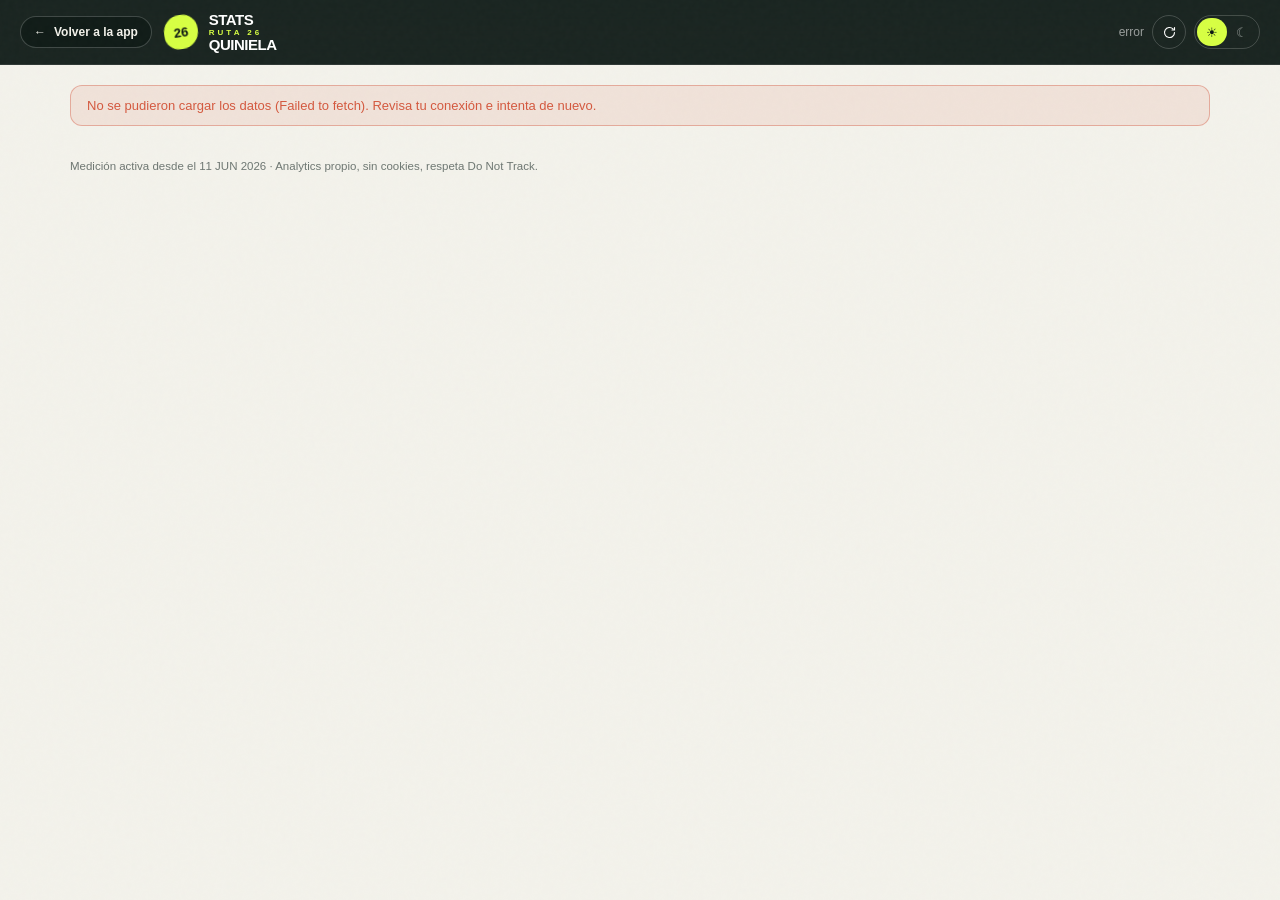
<file: stats.html>
<!doctype html>
<html lang="es">
<head>
  <meta charset="utf-8">
  <meta name="viewport" content="width=device-width, initial-scale=1, viewport-fit=cover">
  <meta http-equiv="Content-Security-Policy" content="default-src 'self'; script-src 'self'; style-src 'self' 'unsafe-inline' https://fonts.googleapis.com; font-src https://fonts.gstatic.com; connect-src 'self' https://wwzgpifvfmogjttwstxy.supabase.co; img-src 'self' data:; object-src 'none'; base-uri 'self'; form-action 'self'; upgrade-insecure-requests">
  <meta name="referrer" content="strict-origin-when-cross-origin">
  <meta name="robots" content="noindex, nofollow">
  <meta name="theme-color" content="#0a1512">
  <title>Ruta 26 · Estadísticas</title>
  <link rel="icon" href="favicon.png">
  <link rel="preconnect" href="https://fonts.googleapis.com">
  <link rel="preconnect" href="https://fonts.gstatic.com" crossorigin="anonymous">
  <link href="https://fonts.googleapis.com/css2?family=League+Spartan:wght@600;700;800&amp;family=DM+Sans:wght@400;500;600;700&amp;display=swap" rel="stylesheet">
  <style>
    * { box-sizing: border-box; }
    html, body { margin: 0; padding: 0; }
    body {
      font-family: "DM Sans", Arial, sans-serif;
      background: var(--bg); color: var(--txt);
      -webkit-font-smoothing: antialiased;
      --ink: #0a1512; --lime: #d7ff43; --orange: #ff7c42; --blue: #68a7ff;
      --accent: #68a7ff; --up: #2da45f; --down: #d4593f;
      --pad: 18px; --gap: 14px;
    }
    body[data-theme="claro"] {
      --bg: #f3f2eb; --card: #fbfaf5; --line: #ddddd2; --txt: #0a1512; --muted: #6e7772;
      --track: #ecebe1; --grid: #e4e3d8; --chip: #eeede3;
    }
    body[data-theme="oscuro"] {
      --bg: #0a1512; --card: #122019; --line: #22352c; --txt: #f3f2eb; --muted: #8da399;
      --track: #0e1a15; --grid: #1b2c24; --chip: #182a22; --up: #5fd692; --down: #ff9579;
    }
    .noise {
      position: fixed; inset: 0; z-index: 40; opacity: .025; pointer-events: none;
      background-image: url("data:image/svg+xml,%3Csvg viewBox='0 0 180 180' xmlns='http://www.w3.org/2000/svg'%3E%3Cfilter id='n'%3E%3CfeTurbulence type='fractalNoise' baseFrequency='.9' numOctaves='2' stitchTiles='stitch'/%3E%3C/filter%3E%3Crect width='100%25' height='100%25' filter='url(%23n)' opacity='.8'/%3E%3C/svg%3E");
    }
    .dz-top {
      position: sticky; top: 0; z-index: 30;
      display: flex; align-items: center; gap: 12px;
      padding: calc(12px + env(safe-area-inset-top)) 20px 12px;
      color: #fff; background: rgba(8, 20, 16, .92);
      border-bottom: 1px solid rgba(255, 255, 255, .09);
      backdrop-filter: blur(16px); -webkit-backdrop-filter: blur(16px);
    }
    .dz-back { display: inline-flex; align-items: center; gap: 8px; padding: 9px 13px; border: 1px solid rgba(255,255,255,.2); border-radius: 999px; color: #f3f2eb; background: rgba(10,21,18,.55); font: 700 12px/1 "DM Sans", Arial, sans-serif; text-decoration: none; }
    .dz-back:hover { background: rgba(10,21,18,.85); border-color: rgba(255,255,255,.35); }
    .dz-brand { display: flex; align-items: center; gap: 11px; }
    .dz-ball {
      flex: none; width: 34px; height: 34px; display: grid; place-items: center;
      color: var(--ink); background: var(--lime);
      border-radius: 50% 45% 50% 42%; transform: rotate(-8deg);
      font: 800 13px/1 "League Spartan", sans-serif;
    }
    .dz-brand-txt { font: 800 15px/1 "League Spartan", sans-serif; letter-spacing: -.5px; text-transform: uppercase; }
    .dz-brand-txt span { display: block; color: var(--lime); font-size: 8px; letter-spacing: 3px; margin-top: 2px; }
    .dz-top-right { margin-left: auto; display: flex; align-items: center; gap: 8px; }
    .dz-updated { font-size: 11px; color: rgba(255,255,255,.55); white-space: nowrap; }
    .dz-iconbtn {
      width: 34px; height: 34px; display: grid; place-items: center;
      border: 1px solid rgba(255,255,255,.18); border-radius: 50%;
      background: transparent; color: #fff; cursor: pointer; transition: .2s ease; padding: 0;
    }
    .dz-iconbtn:hover { border-color: var(--lime); color: var(--lime); }
    .dz-iconbtn svg { width: 15px; height: 15px; fill: none; stroke: currentColor; stroke-width: 1.8; stroke-linecap: round; }
    .dz-iconbtn.spin svg { animation: dz-rot 1s linear infinite; }
    @keyframes dz-rot { to { transform: rotate(360deg); } }
    .dz-theme-toggle { display: flex; border: 1px solid rgba(255,255,255,.18); border-radius: 999px; padding: 2px; }
    .dz-theme-toggle button {
      width: 30px; height: 28px; display: grid; place-items: center;
      border: 0; border-radius: 999px; background: transparent;
      color: rgba(255,255,255,.5); cursor: pointer; font-size: 13px; line-height: 1; padding: 0;
    }
    .dz-theme-toggle button.active { background: var(--lime); color: var(--ink); }

    .dz-main { max-width: 1180px; margin: 0 auto; padding: 20px 20px calc(20px + env(safe-area-inset-bottom)); }
    .dz-controls { display: flex; align-items: center; gap: 12px; flex-wrap: wrap; margin-bottom: var(--gap); }
    .dz-kicker { font-size: 11px; font-weight: 700; letter-spacing: 1.5px; text-transform: uppercase; color: var(--muted); }
    .dz-tabs { display: flex; gap: 4px; padding: 3px; background: var(--card); border: 1px solid var(--line); border-radius: 999px; }
    .dz-tabs button {
      border: 0; background: transparent; color: var(--muted);
      font: 700 12px "DM Sans", sans-serif; padding: 6px 14px; border-radius: 999px;
      cursor: pointer; transition: .15s ease;
    }
    .dz-tabs button:hover { color: var(--txt); }
    .dz-tabs button.active { background: var(--accent); color: var(--ink); }
    .dz-status {
      display: inline-flex; align-items: center; gap: 7px;
      font-size: 11px; font-weight: 700; letter-spacing: 1px; text-transform: uppercase;
      color: var(--muted); border: 1px solid var(--line); border-radius: 999px; padding: 6px 12px;
      background: var(--card);
    }
    .dz-status .dot { width: 7px; height: 7px; border-radius: 50%; background: var(--up); animation: dz-pulse 1.6s ease infinite; }
    @keyframes dz-pulse { 0%, 100% { opacity: 1; } 50% { opacity: .35; } }

    .dz-kpis { display: grid; grid-template-columns: repeat(4, 1fr); gap: var(--gap); margin-bottom: var(--gap); }
    .dz-kpi {
      background: var(--card); border: 1px solid var(--line); border-radius: 14px;
      padding: var(--pad); display: flex; flex-direction: column; gap: 6px; min-width: 0;
    }
    .dz-kpi small { font-size: 11px; font-weight: 700; letter-spacing: .8px; text-transform: uppercase; color: var(--muted); }
    .dz-kpi-row { display: flex; align-items: baseline; gap: 8px; flex-wrap: wrap; }
    .dz-kpi-row strong { font: 800 30px/1 "League Spartan", sans-serif; letter-spacing: -.5px; }
    .dz-kpi-row .of { font-size: 13px; color: var(--muted); font-weight: 500; }
    .dz-delta { font-size: 11px; font-weight: 700; padding: 2px 8px; border-radius: 999px; background: var(--chip); white-space: nowrap; }
    .dz-delta.up { color: var(--up); }
    .dz-delta.down { color: var(--down); }
    .dz-delta.flat { color: var(--muted); }
    .dz-kpi-spark { margin-top: auto; width: 100%; height: 30px; display: block; }
    .dz-progress { height: 7px; border-radius: 99px; background: var(--track); overflow: hidden; margin-top: auto; }
    .dz-progress i { display: block; height: 100%; background: var(--accent); border-radius: 99px; transition: width .6s ease; }
    .dz-kpi .sub { font-size: 11px; color: var(--muted); }

    .dz-grid { display: grid; grid-template-columns: repeat(3, 1fr); gap: var(--gap); }
    .dz-card { background: var(--card); border: 1px solid var(--line); border-radius: 14px; padding: var(--pad); min-width: 0; }
    .dz-card.span2 { grid-column: span 2; }
    .dz-card-head { display: flex; align-items: baseline; justify-content: space-between; gap: 10px; margin-bottom: 12px; }
    .dz-card-head h2 { margin: 0; font: 800 15px/1.1 "League Spartan", sans-serif; text-transform: uppercase; letter-spacing: -.3px; }
    .dz-card-head .aside { font-size: 11px; color: var(--muted); font-weight: 500; white-space: nowrap; }
    .dz-note { font-size: 11.5px; color: var(--muted); margin: 10px 0 0; line-height: 1.5; }
    .dz-empty { font-size: 13px; color: var(--muted); padding: 18px 0; text-align: center; margin: 0; }

    .dz-bar-row { display: flex; align-items: center; gap: 10px; padding: 4px 0; font-size: 13px; }
    .dz-bar-row .lbl { flex: 0 0 124px; white-space: nowrap; overflow: hidden; text-overflow: ellipsis; font-weight: 500; }
    .dz-bar-row .bar { flex: 1; height: 15px; background: var(--track); border-radius: 4px; overflow: hidden; }
    .dz-bar-row .bar i { display: block; height: 100%; border-radius: 4px; transition: width .6s ease; }
    .dz-bar-row .val { flex: 0 0 52px; text-align: right; font-weight: 700; font-size: 12px; font-variant-numeric: tabular-nums; }

    .dz-funnel { margin-bottom: 6px; }
    .dz-funnel svg { display: block; max-width: 340px; margin: 0 auto; }
    .dz-funnel-legend { display: flex; flex-wrap: wrap; justify-content: center; gap: 8px 18px; margin-top: 10px; font-size: 13px; color: var(--muted); }
    .dz-funnel-legend span { display: inline-flex; align-items: center; gap: 7px; }
    .dz-funnel-legend i { width: 11px; height: 11px; border-radius: 3px; display: inline-block; }
    .dz-funnel-legend b { color: var(--txt); font-weight: 700; font-variant-numeric: tabular-nums; }

    .dz-chart-wrap { position: relative; }
    .dz-chart-wrap svg { display: block; width: 100%; height: auto; }
    .dz-tip {
      position: absolute; top: 0; transform: translate(-50%, -4px);
      background: var(--ink); color: #fff; border-radius: 8px;
      padding: 7px 10px; font-size: 11.5px; line-height: 1.5; white-space: nowrap;
      pointer-events: none; z-index: 5; box-shadow: 0 8px 24px rgba(0,0,0,.25); display: none;
    }
    body[data-theme="oscuro"] .dz-tip { background: #f3f2eb; color: var(--ink); }
    .dz-legend { display: flex; gap: 16px; margin-top: 8px; font-size: 11.5px; color: var(--muted); flex-wrap: wrap; }
    .dz-legend span { display: inline-flex; align-items: center; gap: 6px; }
    .dz-legend i { width: 10px; height: 10px; border-radius: 3px; display: inline-block; }

    .dz-donut-wrap { display: flex; align-items: center; gap: 18px; flex-wrap: wrap; }
    .dz-donut-legend { display: flex; flex-direction: column; gap: 8px; font-size: 13px; min-width: 130px; flex: 1; }
    .dz-donut-legend .row { display: flex; align-items: center; gap: 8px; }
    .dz-donut-legend i { width: 10px; height: 10px; border-radius: 3px; flex: none; }
    .dz-donut-legend .n { margin-left: auto; font-weight: 700; font-variant-numeric: tabular-nums; }
    .dz-donut-legend .pct { color: var(--muted); font-size: 11px; width: 34px; text-align: right; }

    .dz-chips { display: flex; flex-wrap: wrap; gap: 6px; margin-top: 10px; align-items: center; }
    .dz-chips .pre { font-size: 11.5px; font-weight: 600; color: var(--muted); }
    .dz-chip { font-size: 11.5px; font-weight: 600; color: var(--muted); background: var(--chip); border-radius: 999px; padding: 4px 10px; }

    .dz-foot { max-width: 1180px; margin: 0 auto; padding: 0 20px calc(30px + env(safe-area-inset-bottom)); font-size: 11.5px; color: var(--muted); }
    .dz-loading { display: grid; place-items: center; padding: 90px 20px; gap: 14px; }
    .dz-loading .dz-ball { width: 46px; height: 46px; font-size: 17px; animation: dz-bounce 1s ease infinite; }
    @keyframes dz-bounce { 0%, 100% { transform: rotate(-8deg) translateY(0); } 50% { transform: rotate(-8deg) translateY(-9px); } }
    .dz-loading p { color: var(--muted); font-size: 13px; margin: 0; }
    .dz-err {
      background: rgba(212, 89, 63, .1); border: 1px solid rgba(212, 89, 63, .4);
      color: var(--down); border-radius: 12px; padding: 12px 16px; font-size: 13px; margin-bottom: var(--gap);
    }

    @media (max-width: 940px) {
      .dz-kpis { grid-template-columns: repeat(2, 1fr); }
      .dz-grid { grid-template-columns: 1fr 1fr; }
      .dz-card.span2 { grid-column: span 2; }
    }
    @media (max-width: 640px) {
      .dz-main { padding-left: 14px; padding-right: 14px; }
      .dz-grid { grid-template-columns: 1fr; }
      .dz-card.span2 { grid-column: span 1; }
      .dz-kpi-row strong { font-size: 26px; }
      .dz-updated { display: none; }
      .dz-back span { display: none; }
      .dz-back { padding: 9px 12px; }
      .dz-bar-row .lbl { flex-basis: 104px; font-size: 12px; }
    }
    @media (min-width: 981px) {
      .dz-kpi small { font-size: 12px; }
      .dz-kpi .sub, .dz-delta, .dz-card-head .aside, .dz-updated, .dz-kicker, .dz-donut-legend .pct { font-size: 12px; }
      .dz-bar-row, .dz-funnel-legend { font-size: 14px; }
      .dz-note { font-size: 13px; }
    }
  </style>
</head>
<body data-theme="claro">
  <div class="noise"></div>

  <header class="dz-top">
    <a class="dz-back" href="index.html" aria-label="Volver a la app" title="Volver a la app">← <span>Volver a la app</span></a>
    <div class="dz-brand">
      <span class="dz-ball">26</span>
      <div class="dz-brand-txt">Stats<span>RUTA 26</span>quiniela</div>
    </div>
    <div class="dz-top-right">
      <span class="dz-updated" id="updated">cargando…</span>
      <button class="dz-iconbtn" id="refreshBtn" type="button" aria-label="Actualizar datos" title="Actualizar">
        <svg viewBox="0 0 24 24" aria-hidden="true"><path d="M20 12a8 8 0 1 1-2.34-5.66M20 4v4h-4"></path></svg>
      </button>
      <div class="dz-theme-toggle" role="group" aria-label="Tema">
        <button type="button" id="thClaro" aria-label="Tema claro" title="Tema claro">☀</button>
        <button type="button" id="thOscuro" aria-label="Tema oscuro" title="Tema oscuro">☾</button>
      </div>
    </div>
  </header>

  <div id="content">
    <div class="dz-loading">
      <span class="dz-ball">26</span>
      <p>Cargando datos en vivo…</p>
    </div>
  </div>

  <footer class="dz-foot">
    <span>Medición activa desde el 11 JUN 2026 · Analytics propio, sin cookies, respeta Do Not Track.</span>
  </footer>

  <script src="js/config.js?v=20260611k"></script>
  <script src="js/data.js?v=20260715a"></script>
  <script src="js/stats-dashboard.js?v=20260620-engviz2"></script>
</body>
</html>
</file>
<file: styles.css>
:root {
  --ink: #0a1512;
  --ink-soft: #14231e;
  --lime: #d7ff43;
  --lime-deep: #b8e52e;
  --paper: #f3f2eb;
  --paper-bright: #fbfaf5;
  --line: #d9d9cf;
  --muted: #6e7772;
  --white: #fff;
  --orange: #ff7c42;
  --blue: #68a7ff;
  --success: #2e9e5b;
  --danger: #d64545;
  --shadow: 0 18px 50px rgba(12, 29, 23, .1);
}

* { box-sizing: border-box; }
html { scroll-behavior: smooth; }
body {
  margin: 0;
  color: var(--ink);
  background: var(--paper);
  font-family: "DM Sans", Arial, sans-serif;
  -webkit-font-smoothing: antialiased;
}
button, input { font: inherit; }
button, a { -webkit-tap-highlight-color: transparent; }
a { color: inherit; text-decoration: none; }
.noise {
  position: fixed; inset: 0; z-index: 20; opacity: .025; pointer-events: none;
  background-image: url("data:image/svg+xml,%3Csvg viewBox='0 0 180 180' xmlns='http://www.w3.org/2000/svg'%3E%3Cfilter id='n'%3E%3CfeTurbulence type='fractalNoise' baseFrequency='.9' numOctaves='2' stitchTiles='stitch'/%3E%3C/filter%3E%3Crect width='100%25' height='100%25' filter='url(%23n)' opacity='.8'/%3E%3C/svg%3E");
}
.section-shell { width: min(1240px, calc(100% - 48px)); margin: 0 auto; }
.topbar {
  position: fixed; z-index: 15; top: 0; left: 0; right: 0; height: 76px;
  display: flex; align-items: center; justify-content: space-between;
  padding: 0 32px; color: var(--white);
  background: rgba(8, 20, 16, .84); border-bottom: 1px solid rgba(255,255,255,.09);
  backdrop-filter: blur(16px);
}
.brand { display: flex; align-items: center; gap: 10px; font: 800 15px/1 "League Spartan", sans-serif; letter-spacing: -.5px; }
.brand > span:last-child > span { display: block; color: var(--lime); font-size: 8px; letter-spacing: 3px; margin: 1px 0; }
.brand-ball {
  width: 34px; height: 34px; display: grid; place-items: center; color: var(--ink);
  background: var(--lime); border-radius: 50% 45% 50% 42%; font-size: 13px; transform: rotate(-8deg);
}
.main-nav { display: flex; align-items: center; gap: 32px; font-size: 13px; font-weight: 700; }
.main-nav a { opacity: .58; transition: .2s ease; }
.main-nav a:hover, .main-nav a.active { opacity: 1; color: var(--lime); }
.header-actions { display: flex; gap: 8px; }
.icon-button, .menu-button {
  width: 40px; height: 40px; display: grid; place-items: center; color: white; border-radius: 50%;
  border: 1px solid rgba(255,255,255,.15); background: transparent; cursor: pointer;
}
.icon-button svg, .team-search svg, .search-field svg { width: 17px; fill: none; stroke: currentColor; stroke-width: 1.8; }
.menu-button { display: none; align-content: center; gap: 5px; }
.menu-button span { display: block; width: 16px; height: 1px; background: white; }

.search-overlay {
  position: fixed; z-index: 30; inset: 0; display: grid; place-items: start center; padding-top: 120px;
  background: rgba(5, 14, 11, .92); backdrop-filter: blur(18px); opacity: 0; visibility: hidden; transition: .25s ease;
}
.search-overlay.open { opacity: 1; visibility: visible; }
.search-box { width: min(720px, calc(100% - 32px)); color: white; }
.search-box label { display: block; margin-bottom: 18px; color: var(--lime); text-transform: uppercase; letter-spacing: 2px; font-size: 11px; font-weight: 700; }
.search-field { display: flex; align-items: center; gap: 14px; border-bottom: 1px solid rgba(255,255,255,.3); }
.search-field svg { width: 23px; }
.search-field input { flex: 1; padding: 18px 0; color: white; background: transparent; border: 0; outline: 0; font-size: clamp(22px, 4vw, 38px); font-weight: 600; }
.search-field input::placeholder { color: rgba(255,255,255,.25); }
.search-field button { border: 0; color: white; background: transparent; font-size: 36px; font-weight: 300; cursor: pointer; }
.search-results { display: grid; grid-template-columns: repeat(2, 1fr); gap: 10px; margin-top: 22px; }
.search-result { display: flex; align-items: center; gap: 12px; padding: 14px 16px; background: rgba(255,255,255,.06); border-radius: 10px; }
.search-result:hover { background: rgba(215,255,67,.12); }
.search-result span { font-size: 25px; }
.search-result small { display: block; color: rgba(255,255,255,.45); }

.hero {
  position: relative; min-height: 760px; height: min(900px, 100vh); overflow: hidden;
  color: var(--white); background:
    radial-gradient(circle at 70% 55%, rgba(72, 108, 59, .42), transparent 30%),
    linear-gradient(115deg, #08130f 0%, #0d2119 52%, #10291e 100%);
}
.hero::before {
  content: ""; position: absolute; left: -10%; right: -10%; bottom: -42%; height: 65%; opacity: .25;
  border-radius: 50% 50% 0 0; border-top: 1px solid rgba(215,255,67,.5); background:
  repeating-radial-gradient(ellipse at center, transparent 0 35px, rgba(255,255,255,.08) 36px 37px);
  transform: perspective(500px) rotateX(62deg);
}
.hero-copy { position: absolute; z-index: 3; top: 50%; left: max(7vw, calc((100% - 1240px) / 2)); transform: translateY(-48%); width: 47%; }
.eyebrow, .section-kicker { color: #5a7a1e; font-size: 11px; font-weight: 800; letter-spacing: 2px; text-transform: uppercase; }
.section-heading.light .section-kicker { color: var(--lime-deep); }
.eyebrow { display: flex; align-items: center; gap: 8px; color: white; opacity: .75; }
.eyebrow span { width: 18px; height: 1px; background: var(--lime); }
h1, h2, h3, p { margin-top: 0; }
h1 {
  margin: 24px 0 18px; font: 800 clamp(72px, 9.2vw, 145px)/.77 "League Spartan", sans-serif;
  letter-spacing: -7px; text-transform: uppercase;
}
h1 em { color: var(--lime); font-style: normal; }
.hero-lede { max-width: 510px; margin-bottom: 30px; color: rgba(255,255,255,.68); font-size: 16px; line-height: 1.7; }
.hero-actions { display: flex; align-items: center; gap: 26px; }
.primary-button {
  display: inline-flex; align-items: center; gap: 24px; padding: 15px 18px 15px 20px; color: var(--ink);
  background: var(--lime); border-radius: 4px; font-size: 13px; font-weight: 800; text-transform: uppercase; letter-spacing: .4px;
  box-shadow: 0 8px 30px rgba(215,255,67,.12); transition: transform .2s, background .2s;
}
.primary-button:hover { transform: translateY(-2px); background: white; }
.primary-button span { font-size: 17px; }
.text-button { padding: 12px 0; color: rgba(255,255,255,.8); border-bottom: 1px solid rgba(255,255,255,.25); font-size: 12px; font-weight: 700; text-transform: uppercase; letter-spacing: .6px; }
.text-button span { margin-left: 8px; color: var(--lime); }
.hero-orbit { position: absolute; z-index: 1; border: 1px solid rgba(215,255,67,.12); border-radius: 50%; pointer-events: none; }
.orbit-one { width: 700px; height: 700px; right: -70px; top: 70px; }
.orbit-two { width: 500px; height: 500px; right: 30px; top: 170px; border-color: rgba(255,255,255,.07); }
.hero-visual { position: absolute; z-index: 2; top: 48%; right: max(5vw, calc((100% - 1340px) / 2)); width: min(42vw, 570px); aspect-ratio: 1; transform: translateY(-48%); }
.globe-lines { position: absolute; inset: 8%; border: 1px solid rgba(255,255,255,.09); border-radius: 50%; }
.globe-lines::before, .globe-lines::after { content: ""; position: absolute; inset: 15% 0; border: 1px solid rgba(255,255,255,.07); border-radius: 50%; transform: rotate(38deg); }
.globe-lines::after { transform: rotate(-38deg); }
.ball {
  position: absolute; top: 16%; left: 17%; width: 68%; aspect-ratio: 1; display: grid; place-items: center; overflow: hidden;
  border-radius: 48% 52% 47% 53%; color: var(--ink); background:
  radial-gradient(circle at 37% 28%, white 0 4%, transparent 5%),
  radial-gradient(circle at 30% 28%, #edf2e4 0 5%, transparent 6%),
  radial-gradient(circle at 35% 35%, #d5ddca, #aab8a6 72%);
  box-shadow: inset -40px -32px 70px rgba(10,27,21,.38), inset 18px 15px 30px rgba(255,255,255,.6), 0 45px 90px rgba(0,0,0,.4);
  transform: rotate(-9deg);
}
.ball::before, .ball::after, .ball-mark {
  content: ""; position: absolute; border: 18px solid var(--ink); opacity: .92; border-radius: 36% 64% 45% 55%; transform: rotate(25deg);
}
.ball::before { width: 92px; height: 108px; left: -20px; top: 52px; }
.ball::after { width: 80px; height: 95px; right: -15px; bottom: 35px; transform: rotate(-35deg); }
.ball-mark-one { width: 75px; height: 85px; right: 40px; top: 5px; transform: rotate(12deg); }
.ball-mark-two { width: 68px; height: 72px; left: 65px; bottom: -25px; transform: rotate(-10deg); }
.ball-mark-three { width: 54px; height: 56px; left: 45%; top: 42%; border-width: 12px; transform: translate(-50%,-50%) rotate(4deg); opacity: .15; }
.ball strong { z-index: 2; font: 800 74px/1 "League Spartan"; letter-spacing: -6px; color: var(--ink); text-shadow: 0 2px white; }
.ball small { position: absolute; z-index: 2; top: 60%; font-size: 7px; font-weight: 800; letter-spacing: 5px; }
.location-tag { position: absolute; display: flex; align-items: center; gap: 7px; padding: 7px 10px; color: rgba(255,255,255,.78); background: rgba(255,255,255,.06); border: 1px solid rgba(255,255,255,.1); backdrop-filter: blur(8px); border-radius: 3px; font-size: 10px; font-weight: 700; text-transform: uppercase; letter-spacing: 1px; }
.location-tag span { width: 5px; height: 5px; background: var(--lime); border-radius: 50%; box-shadow: 0 0 0 4px rgba(215,255,67,.12); }
.tag-mex { left: 3%; bottom: 28%; }.tag-can { right: 2%; top: 24%; }.tag-usa { right: -2%; bottom: 22%; }
.countdown-panel {
  position: absolute; z-index: 4; left: max(3vw, calc((100% - 1340px) / 2)); right: max(3vw, calc((100% - 1340px) / 2)); bottom: 26px;
  display: flex; align-items: center; justify-content: space-between; padding: 15px 18px;
  background: rgba(3,12,9,.55); border: 1px solid rgba(255,255,255,.12); backdrop-filter: blur(16px); border-radius: 5px;
}
.countdown-intro { display: flex; align-items: center; gap: 13px; min-width: 220px; }
.live-dot { width: 7px; height: 7px; background: var(--lime); border-radius: 50%; box-shadow: 0 0 0 6px rgba(215,255,67,.09); }
.countdown-intro small, .opening-meta small { display: block; margin-bottom: 3px; color: rgba(255,255,255,.55); font-size: 9px; font-weight: 700; letter-spacing: 1.2px; text-transform: uppercase; }
.countdown-intro strong { font-size: 13px; }
.countdown { display: flex; align-items: center; gap: 14px; }
.countdown div { display: flex; flex-direction: column; align-items: center; }
.countdown strong { font: 700 25px/1 "League Spartan"; letter-spacing: -1px; }
.countdown span { margin-top: 4px; color: rgba(255,255,255,.5); font-size: 9px; text-transform: uppercase; letter-spacing: 1px; }
.countdown i { color: var(--lime); font-style: normal; opacity: .6; }
.opening-meta { min-width: 180px; text-align: right; }
.opening-meta span { display: block; font-size: 12px; font-weight: 800; letter-spacing: .8px; }

.snapshot { position: relative; z-index: 5; display: grid; grid-template-columns: 1.5fr repeat(3, 1fr); margin-top: -2px; background: var(--paper-bright); box-shadow: var(--shadow); }
.stat-card { min-height: 120px; display: flex; align-items: center; gap: 14px; padding: 25px 26px; border-right: 1px solid var(--line); }
.stat-card:last-child { border-right: 0; }
.stat-card.featured { position: relative; align-items: flex-end; color: var(--white); background: var(--ink-soft); overflow: hidden; }
.stat-card.featured::after { content: "2026"; position: absolute; right: -12px; top: -20px; color: rgba(255,255,255,.035); font: 800 94px/1 "League Spartan"; }
.stat-card.featured .stat-icon { align-self: flex-start; color: var(--lime); }
.stat-card.featured p { max-width: 145px; margin: 0; color: rgba(255,255,255,.68); font-size: 11px; line-height: 1.5; text-transform: uppercase; letter-spacing: .8px; }
.stat-card.featured strong { margin-left: auto; color: var(--lime); font: 800 48px/.8 "League Spartan"; }
.stat-card.featured small { position: absolute; right: 25px; bottom: 18px; color: rgba(255,255,255,.55); font-size: 9px; text-transform: uppercase; letter-spacing: 1px; }
.stat-number { font: 800 41px/1 "League Spartan"; letter-spacing: -2px; }
.stat-card div strong, .stat-card div small { display: block; }
.stat-card div strong { font-size: 13px; text-transform: uppercase; letter-spacing: .5px; }
.stat-card div small { margin-top: 4px; color: var(--muted); font-size: 11px; }

.matches, .teams { padding-top: 110px; padding-bottom: 110px; }
.section-heading { display: flex; align-items: flex-end; justify-content: space-between; gap: 30px; margin-bottom: 42px; }
.section-heading h2, .projection-heading h2 { margin: 8px 0 0; font: 800 clamp(42px, 5.4vw, 72px)/.9 "League Spartan"; letter-spacing: -3.5px; text-transform: uppercase; }
.match-tabs { display: flex; gap: 4px; padding: 4px; background: #e8e7df; border-radius: 4px; }
.match-tabs button { padding: 10px 16px; border: 0; color: var(--muted); background: transparent; border-radius: 3px; font-size: 11px; font-weight: 800; text-transform: uppercase; letter-spacing: .6px; cursor: pointer; }
.match-tabs button.active { color: var(--white); background: var(--ink); }
.date-strip { display: grid; grid-template-columns: repeat(8, 1fr); margin-bottom: 20px; border: 1px solid var(--line); background: var(--paper-bright); }
.date-button { padding: 13px 8px; border: 0; border-right: 1px solid var(--line); color: var(--muted); background: transparent; cursor: pointer; }
.date-button:last-child { border-right: 0; }
.date-button span, .date-button strong { display: block; }
.date-button span { margin-bottom: 5px; font-size: 9px; font-weight: 800; letter-spacing: .8px; text-transform: uppercase; }
.date-button strong { color: var(--ink); font: 800 18px/1 "League Spartan"; }
.date-button.active { background: var(--lime); }
.matches-grid { display: grid; grid-template-columns: repeat(3, 1fr); gap: 12px; }
.match-card {
  position: relative; padding: 20px; background: var(--paper-bright); border: 1px solid transparent;
  box-shadow: 0 6px 20px rgba(12,29,23,.04); transition: transform .2s ease, border .2s ease, box-shadow .2s;
}
.match-card:hover { transform: translateY(-4px); border-color: #cbd0c0; box-shadow: var(--shadow); }
.match-card::before { content: ""; position: absolute; left: 0; top: 0; bottom: 0; width: 2px; background: var(--lime-deep); }
.match-meta { display: flex; justify-content: space-between; margin-bottom: 22px; color: var(--muted); font-size: 10px; font-weight: 800; text-transform: uppercase; letter-spacing: .7px; }
.match-meta span:last-child { color: var(--ink); }
.match-teams { display: grid; grid-template-columns: 1fr auto 1fr; align-items: start; gap: 10px; margin: 18px 0; }
.team-col { display: flex; flex-direction: column; align-items: center; gap: 6px; text-align: center; background: none; border: 0; padding: 0; font: inherit; cursor: pointer; }
.team-col .tc-flag { font-size: 30px; line-height: 1; }
.team-col .tc-name { font-size: 13px; font-weight: 700; color: var(--ink); }
.match-score { align-self: center; display: flex; align-items: center; gap: 8px; font-size: 30px; font-weight: 800; }
.match-score i { font-size: 14px; font-style: normal; color: var(--muted); }
.match-score.vs { font-size: 13px; font-weight: 800; letter-spacing: 1px; color: var(--muted); }
.match-bottom { display: flex; justify-content: space-between; align-items: center; gap: 12px; margin-top: 21px; padding-top: 13px; border-top: 1px solid var(--line); color: var(--muted); font-size: 10px; }
.match-bottom strong { color: var(--ink); font-size: 11px; }
.match-bottom span { color: #426a37; font-weight: 800; }
.mb-end { display: flex; align-items: center; gap: 10px; }
.pts-chip { padding: 3px 9px; border-radius: 999px; font-size: 10px; font-weight: 800; text-transform: uppercase; letter-spacing: .4px; white-space: nowrap; }
.pts-chip.win { background: var(--lime); color: #2e4a07; }
.pts-chip.zero, .pts-chip.none { background: #ecebe3; color: var(--muted); }
.detail-toggle { margin-top: 12px; width: 100%; border: 1px solid var(--line); background: var(--paper-bright); color: var(--ink); font: inherit; font-size: 11px; font-weight: 800; text-transform: uppercase; letter-spacing: .7px; padding: 10px 0; border-radius: 8px; cursor: pointer; }
.detail-toggle:hover { border-color: var(--lime-deep); }
.match-detail { margin-top: 12px; padding-top: 12px; border-top: 1px solid var(--line); font-size: 12px; }
.detail-events { display: flex; justify-content: space-between; gap: 10px; margin-bottom: 12px; }
.detail-col { list-style: none; margin: 0; padding: 0; display: flex; flex-direction: column; gap: 5px; }
.detail-col.away { text-align: right; }
.detail-col .ev-min { color: var(--muted); font-weight: 800; font-size: 10px; }
.detail-row { display: grid; grid-template-columns: 1fr auto 1fr; gap: 8px; align-items: center; padding: 4px 0; border-bottom: 1px solid var(--line); }
.detail-row:last-child { border-bottom: 0; }
.detail-row b:first-child { text-align: left; }
.detail-row span { color: var(--muted); font-size: 10px; font-weight: 800; text-transform: uppercase; letter-spacing: .7px; }
.detail-row b:last-child { text-align: right; }
.detail-row.poss { border-bottom: 0; padding-bottom: 2px; }
.poss-bar { height: 6px; border-radius: 3px; background: var(--blue); overflow: hidden; margin-bottom: 10px; }
.poss-bar i { display: block; height: 100%; background: var(--lime-deep); }
.detail-empty { color: var(--muted); margin: 0; }
.detail-retry { border: 0; background: none; color: var(--ink); font: inherit; font-weight: 800; text-decoration: underline; cursor: pointer; }
.live-tabs { display: flex; gap: 8px; margin-bottom: 12px; }
.live-tab { flex: 1; border: 1px solid var(--line); background: var(--paper-bright); color: var(--muted); font: inherit; font-size: 11px; font-weight: 800; text-transform: uppercase; letter-spacing: .7px; padding: 8px 0; border-radius: 8px; cursor: pointer; }
.live-tab.active { background: var(--lime); border-color: var(--ink); color: var(--ink); }
.live-feed { list-style: none; margin: 0; padding: 0; }
.live-feed li { display: flex; gap: 10px; padding: 7px 10px; border-top: 1px solid var(--line); font-size: 12.5px; line-height: 1.5; }
.live-feed li:first-child { border-top: 0; }
.live-feed .ev-min { min-width: 30px; }
.live-feed li.live-goal { background: #f1f8d8; border: 1px solid var(--lime-deep); border-radius: 8px; margin-bottom: 6px; }
.live-more { margin-top: 10px; }
.live-foot { display: flex; justify-content: space-between; margin-top: 10px; font-size: 10px; color: var(--muted); }
.outline-button { display: flex; align-items: center; gap: 12px; margin: 24px auto 0; padding: 12px 18px; color: var(--ink); background: transparent; border: 1px solid #c6c8bd; font-size: 11px; font-weight: 800; text-transform: uppercase; letter-spacing: .7px; cursor: pointer; }
.results-empty { min-height: 250px; display: flex; align-items: center; justify-content: center; gap: 25px; background: var(--paper-bright); border: 1px dashed #c9cbbf; }
.empty-ball { width: 74px; height: 74px; display: grid; place-items: center; border-radius: 50%; color: var(--muted); border: 1px solid var(--line); font: 700 18px "League Spartan"; }
.results-empty h3 { margin-bottom: 7px; font: 800 23px "League Spartan"; text-transform: uppercase; }
.results-empty p { margin: 0; color: var(--muted); font-size: 13px; }

.timeline-section { padding: 90px 0 95px; color: white; background: var(--ink); }
.section-heading.light { align-items: end; }
.section-heading.light p { max-width: 350px; margin: 0; color: rgba(255,255,255,.58); font-size: 13px; line-height: 1.7; }
.phase-track { display: grid; grid-template-columns: repeat(6, 1fr); padding-top: 28px; border-top: 1px solid rgba(255,255,255,.12); }
.phase { position: relative; min-height: 145px; padding: 21px 20px 18px; border-right: 1px solid rgba(255,255,255,.08); }
.phase::before { content: ""; position: absolute; top: -33px; left: 18px; width: 9px; height: 9px; border-radius: 50%; background: #53635c; border: 3px solid var(--ink); }
.phase span { color: rgba(255,255,255,.2); font: 800 34px/1 "League Spartan"; }
.phase strong, .phase small { display: block; }
.phase strong { margin-top: 35px; font: 700 14px "League Spartan"; text-transform: uppercase; }
.phase small { margin-top: 7px; color: rgba(255,255,255,.5); font-size: 9px; letter-spacing: .8px; }
.phase.active::before, .phase.final::before { background: var(--lime); box-shadow: 0 0 0 5px rgba(215,255,67,.08); }
.phase.active span, .phase.final span { color: var(--lime); }
.phase.final { background: rgba(215,255,67,.04); border-right: 0; }

.team-search { display: flex; align-items: center; gap: 8px; padding: 8px 12px; background: var(--paper-bright); border: 1px solid var(--line); }
.team-search svg { width: 14px; color: var(--muted); }
.team-search input { width: 165px; border: 0; outline: 0; background: transparent; font-size: 12px; }
.groups-grid { display: grid; grid-template-columns: repeat(3, 1fr); gap: 12px; }
.group-card { background: var(--paper-bright); border-top: 3px solid var(--ink); transition: transform .2s, box-shadow .2s; }
.group-card:hover { transform: translateY(-3px); box-shadow: var(--shadow); }
.gt-row { display: grid; grid-template-columns: 20px minmax(0, 1fr) repeat(5, 26px) 30px; align-items: center; gap: 2px; padding: 9px 14px; }
.gt-row > span { text-align: center; font-size: 13px; font-weight: 700; }
.gt-head { border-bottom: 1px solid var(--line); color: var(--muted); }
.gt-head > span { font-size: 11px; font-weight: 800; text-transform: uppercase; letter-spacing: .2px; }
.gt-head .gt-team { text-align: left; font: 800 14px "League Spartan"; text-transform: uppercase; color: var(--ink); letter-spacing: -.3px; }
.gt-pos { color: var(--muted); }
.gt-pts { font-weight: 800; color: var(--ink); }
.gt-team { display: flex; align-items: center; gap: 9px; min-width: 0; text-align: left !important; }
.gt-team i { font-size: 19px; font-style: normal; flex: 0 0 auto; }
.gt-team em { font-style: normal; font-weight: 700; overflow: hidden; text-overflow: ellipsis; white-space: nowrap; }
.gt-team-row { width: 100%; border: 0; background: none; border-top: 1px solid #e7e6dd; cursor: pointer; font: inherit; }
.gt-team-row:hover .gt-team em { text-decoration: underline; text-decoration-color: var(--lime-deep); text-decoration-thickness: 2px; }
.gt-team-row.qualifying { background: #f3f8e3; box-shadow: inset 3px 0 0 var(--lime-deep); }
.gt-team-row.qualifying .gt-pos { color: #557526; }
.thirds-card { grid-column: 1 / -1; }
.thirds-card .gt-head .gt-team { color: var(--ink); }
.thirds-card .gt-row { grid-template-columns: 18px minmax(0, 1fr) 22px repeat(5, 24px) 28px; }
.t3-grp { font-size: 11px; font-weight: 800; color: var(--muted); white-space: nowrap; }
.thirds-cut { display: flex; align-items: center; padding: 6px 14px; border-top: 2px dashed var(--lime-deep); }
.thirds-cut span { font-size: 10px; font-weight: 800; text-transform: uppercase; letter-spacing: .5px; color: #557526; }
.thirds-note { padding: 10px 14px 14px; margin: 0; color: var(--muted); font-size: 11px; line-height: 1.5; }
.no-teams { padding: 30px; text-align: center; color: var(--muted); border: 1px dashed var(--line); }

.projections { padding: 105px 0; color: white; background: #101d18; }
.projection-heading { display: flex; align-items: flex-end; justify-content: space-between; gap: 30px; margin-bottom: 42px; }
.projection-heading p { max-width: 460px; margin: 16px 0 0; color: rgba(255,255,255,.58); font-size: 13px; line-height: 1.65; }
.update-pill { display: flex; align-items: center; gap: 8px; padding: 9px 12px; color: rgba(255,255,255,.62); border: 1px solid rgba(255,255,255,.12); border-radius: 30px; font-size: 9px; font-weight: 800; letter-spacing: .5px; }
.update-pill span { width: 5px; height: 5px; background: var(--lime); border-radius: 50%; }
.projection-layout { display: grid; grid-template-columns: .8fr 1.4fr; gap: 12px; }
.leader-card { position: relative; min-height: 425px; padding: 25px; color: var(--ink); background: var(--lime); overflow: hidden; }
.leader-card::after { content: "01"; position: absolute; right: -10px; bottom: -50px; color: rgba(10,21,18,.06); font: 800 220px/1 "League Spartan"; letter-spacing: -15px; }
.leader-top { position: relative; z-index: 2; display: flex; justify-content: space-between; }
.rank { font: 800 20px "League Spartan"; }
.trend { padding: 5px 8px; border: 1px solid rgba(10,21,18,.18); border-radius: 20px; font-size: 9px; font-weight: 800; text-transform: uppercase; }
.mega-flag { position: relative; z-index: 2; display: block; margin: 50px 0 15px; font-size: 65px; filter: drop-shadow(0 7px 8px rgba(0,0,0,.12)); }
.leader-card h3 { position: relative; z-index: 2; margin-bottom: 8px; font: 800 42px/1 "League Spartan"; text-transform: uppercase; letter-spacing: -2px; }
.leader-card p { position: relative; z-index: 2; max-width: 290px; color: rgba(10,21,18,.68); font-size: 13px; line-height: 1.55; }
.leader-probability { position: relative; z-index: 2; display: flex; align-items: flex-end; gap: 10px; margin-top: 35px; }
.leader-probability strong { font: 800 36px/.85 "League Spartan"; }
.leader-probability span { max-width: 95px; color: rgba(10,21,18,.65); font-size: 9px; text-transform: uppercase; }
.probability-bar { position: relative; z-index: 2; height: 3px; margin-top: 13px; background: rgba(10,21,18,.15); }
.probability-bar span { display: block; height: 100%; background: var(--ink); }
.ranking-list { display: grid; grid-template-columns: repeat(2, 1fr); gap: 6px; }
.ranking-row { display: grid; grid-template-columns: 20px 34px 1fr auto; align-items: center; gap: 10px; padding: 13px 14px; background: rgba(255,255,255,.045); border: 1px solid rgba(255,255,255,.05); transition: background .2s, transform .2s; }
.ranking-row:hover { background: rgba(255,255,255,.08); transform: translateX(2px); }
.ranking-row .num { color: rgba(255,255,255,.35); font: 700 12px "League Spartan"; }
.ranking-row .flag { font-size: 23px; }
.ranking-row strong { display: block; font-size: 13px; }
.ranking-row small { display: block; margin-top: 3px; color: rgba(255,255,255,.48); font-size: 9px; text-transform: uppercase; }
.ranking-row .chance { color: var(--lime); font: 700 17px "League Spartan"; }
.projection-note { display: flex; align-items: center; gap: 11px; margin-top: 15px; color: rgba(255,255,255,.5); font-size: 10px; }
.projection-note span { width: 18px; height: 18px; display: grid; place-items: center; border: 1px solid rgba(255,255,255,.2); border-radius: 50%; font-weight: 800; }
.projection-note p { margin: 0; }

.host-cities { display: grid; grid-template-columns: repeat(3, 1fr); background: var(--ink); }
.city-card { position: relative; min-height: 310px; display: flex; align-items: flex-end; gap: 18px; padding: 30px; color: white; overflow: hidden; background-size: cover; background-position: center; }
.city-card::before { content: ""; position: absolute; inset: 0; background: linear-gradient(180deg, transparent, rgba(5,16,12,.94)); }
.city-card::after { content: ""; position: absolute; inset: 0; background: repeating-linear-gradient(125deg, transparent 0 22px, rgba(255,255,255,.025) 23px 24px); }
.city-card.mexico { background: radial-gradient(circle at 70% 20%, #745c34, transparent 35%), #173124; }
.city-card.canada { background: radial-gradient(circle at 70% 20%, #395663, transparent 35%), #172d26; }
.city-card.usa { background: radial-gradient(circle at 70% 20%, #583a3a, transparent 35%), #1b3027; }
.city-card > span, .city-card > div { position: relative; z-index: 2; }
.city-card > span { color: var(--lime); font: 800 13px "League Spartan"; }
.city-card small, .city-card strong, .city-card p { display: block; }
.city-card small { margin-bottom: 9px; color: var(--lime); font-size: 9px; font-weight: 800; letter-spacing: 1.5px; }
.city-card strong { font: 800 24px/1.05 "League Spartan"; text-transform: uppercase; }
.city-card p { margin: 8px 0 0; color: rgba(255,255,255,.6); font-size: 11px; }

footer { display: flex; align-items: center; gap: 25px; padding: 28px 32px; color: rgba(255,255,255,.55); background: #07100d; font-size: 10px; }
.footer-brand { color: white; margin-right: auto; }
.sources { display: flex; gap: 10px; }
.sources a { color: var(--lime); }

@media (max-width: 980px) {
  .hero { min-height: 760px; height: auto; padding-bottom: 120px; }
  .hero-copy { top: 43%; width: 60%; }
  h1 { font-size: clamp(64px, 11vw, 100px); }
  .hero-visual { right: -10%; width: 55vw; opacity: .6; }
  .snapshot { grid-template-columns: repeat(3, 1fr); }
  .stat-card.featured { grid-column: 1 / -1; }
  .matches-grid, .groups-grid { grid-template-columns: repeat(2, 1fr); }
  .phase-track { grid-template-columns: repeat(3, 1fr); gap: 1px; border-top: 0; }
  .phase { border-top: 1px solid rgba(255,255,255,.12); }
  .phase::before { top: -5px; }
  .projection-layout { grid-template-columns: 1fr; }
  .leader-card { min-height: 360px; }
}

@media (max-width: 680px) {
  .section-shell { width: min(100% - 28px, 1240px); }
  .topbar { height: 64px; padding: 0 15px; }
  .main-nav { display: none; position: absolute; top: 64px; left: 0; right: 0; padding: 22px; background: var(--ink); }
  .main-nav.open { display: flex; flex-direction: column; align-items: flex-start; }
  .menu-button { display: grid; }
  .hero { min-height: 730px; padding-bottom: 150px; }
  .hero-copy { top: 43%; left: 20px; width: calc(100% - 40px); transform: translateY(-50%); }
  h1 { margin-top: 20px; font-size: 70px; letter-spacing: -5px; }
  .hero-lede { max-width: 335px; font-size: 14px; }
  .hero-actions { align-items: flex-start; flex-direction: column; gap: 12px; }
  .hero-visual { top: 45%; right: -38%; width: 110vw; opacity: .35; }
  .tag-mex, .tag-can, .tag-usa { display: none; }
  .countdown-panel { left: 14px; right: 14px; bottom: 15px; flex-wrap: wrap; gap: 18px; }
  .countdown-intro { min-width: 100%; }
  .countdown { gap: 8px; }
  .opening-meta { min-width: auto; }
  .snapshot { width: calc(100% - 28px); grid-template-columns: 1fr; margin-top: 14px; }
  .stat-card.featured { grid-column: auto; }
  .stat-card { min-height: 90px; border-right: 0; border-bottom: 1px solid var(--line); }
  .matches, .teams { padding-top: 75px; padding-bottom: 75px; }
  .section-heading, .projection-heading { align-items: flex-start; flex-direction: column; margin-bottom: 26px; }
  .section-heading h2, .projection-heading h2 { font-size: 44px; letter-spacing: -2px; }
  .match-tabs { width: 100%; }
  .match-tabs button { flex: 1; }
  .date-strip { grid-template-columns: repeat(4, 1fr); }
  .date-button:nth-child(n+5) { display: none; }
  .matches-grid, .groups-grid, .ranking-list { grid-template-columns: 1fr; }
  .results-empty { padding: 30px; align-items: flex-start; flex-direction: column; }
  .timeline-section { padding: 70px 0; }
  .phase-track { grid-template-columns: repeat(2, 1fr); }
  .phase { min-height: 125px; padding: 18px 12px; }
  .phase strong { margin-top: 24px; }
  .team-search { width: 100%; }
  .team-search input { width: 100%; }
  .projections { padding: 75px 0; }
  .leader-card { min-height: 390px; }
  .host-cities { grid-template-columns: 1fr; }
  .city-card { min-height: 220px; }
  footer { flex-wrap: wrap; gap: 14px; }
  .footer-brand { width: 100%; }
  .search-results { grid-template-columns: 1fr; }
}

@media (prefers-reduced-motion: reduce) {
  html { scroll-behavior: auto; }
  *, *::before, *::after { transition-duration: .001ms !important; animation-duration: .001ms !important; }
}

/* ===== Capa de datos en vivo ===== */
.data-status { display: flex; align-items: center; gap: 8px; margin: 14px 0 0; font-size: 12px; font-weight: 600; color: var(--muted); }
.data-status::before { content: ""; width: 8px; height: 8px; border-radius: 50%; background: var(--line); }
.data-status.live::before { background: var(--lime-deep); }
.data-status.cache::before, .data-status.snapshot::before { background: var(--orange); }

/* ===== Partidos: marcadores, estados y equipos clicables ===== */
.team-col .tc-name { font-style: normal; }
.team-col:hover .tc-name { text-decoration: underline; text-decoration-color: var(--lime-deep); text-decoration-thickness: 2px; }
.team-col.placeholder { cursor: default; }
.team-col.placeholder .tc-name em { font-style: italic; color: var(--muted); }
.team-col.placeholder:hover .tc-name { text-decoration: none; }
.match-card.live { border-color: var(--orange); box-shadow: 0 0 0 1px var(--orange), var(--shadow); }
.status-live { color: var(--orange); }
.status-played { color: var(--muted); }

/* ===== Panel de equipo ===== */
.panel-overlay { position: fixed; inset: 0; z-index: 30; background: rgba(8, 20, 16, .55); -webkit-backdrop-filter: blur(4px); backdrop-filter: blur(4px); opacity: 0; pointer-events: none; transition: opacity .25s ease; }
.panel-overlay.open { opacity: 1; pointer-events: auto; }
.team-panel { position: absolute; top: 0; right: 0; bottom: 0; width: min(460px, 92vw); overflow-y: auto; background: var(--paper-bright); border-left: 1px solid var(--line); padding: 28px; transform: translateX(100%); transition: transform .3s ease; }
.panel-overlay.open .team-panel { transform: none; }
.team-panel .panel-close { position: absolute; top: 18px; right: 18px; width: 36px; height: 36px; border-radius: 50%; border: 1px solid var(--line); background: none; font-size: 18px; cursor: pointer; color: var(--ink); }
.panel-head { display: flex; align-items: center; gap: 14px; margin: 6px 0 4px; }
.panel-head .panel-flag { font-size: 44px; line-height: 1; }
.panel-head h3 { margin: 0; font: 800 26px/1 "League Spartan", sans-serif; letter-spacing: -.5px; }
.panel-head small { display: block; margin-top: 4px; color: var(--muted); font-weight: 600; }
.panel-pos { display: inline-block; margin: 10px 0 0; padding: 5px 12px; border-radius: 999px; background: var(--ink); color: var(--lime); font-size: 12px; font-weight: 700; }
.panel-kicker { margin: 26px 0 10px; font-size: 11px; font-weight: 700; letter-spacing: 2px; text-transform: uppercase; color: var(--muted); }
.panel-match { display: flex; align-items: center; justify-content: space-between; gap: 10px; padding: 11px 0; border-bottom: 1px solid var(--line); }
.panel-match .pm-info strong { display: block; font-size: 14px; }
.panel-match .pm-info small { color: var(--muted); font-size: 12px; }
.panel-match .pm-score { font-weight: 700; font-size: 15px; }
.panel-match .pm-score.live { color: var(--orange); }
.panel-match .pm-score.next { color: var(--muted); font-size: 12px; font-weight: 600; }
.panel-route { margin: 6px 0 0; padding: 14px 16px; border-radius: 14px; background: var(--ink); color: var(--paper-bright); font-size: 13px; line-height: 1.7; }
.panel-route b { color: var(--lime); font-weight: 700; }
.panel-cta { display: block; width: 100%; margin-top: 14px; padding: 13px 16px; border-radius: 999px; border: 0; background: var(--lime); color: var(--ink); font-weight: 700; font-size: 14px; cursor: pointer; text-align: center; }
.panel-cta:hover { background: var(--lime-deep); }

/* ===== Bracket simétrico ===== */
.bracket-section { margin: 90px 0; padding: 70px 0 60px; background: var(--ink); color: var(--paper-bright); }
.bracket-controls { display: flex; align-items: center; gap: 14px; flex-wrap: wrap; }
.bracket-controls select { padding: 11px 16px; border-radius: 999px; border: 1px solid rgba(255,255,255,.2); background: var(--ink-soft); color: var(--paper-bright); font-weight: 600; cursor: pointer; }
.scenario-toggle { display: flex; align-items: center; gap: 6px; font-size: 12px; color: rgba(243,242,235,.6); }
.scenario-toggle[hidden] { display: none; }
.scenario-toggle button { padding: 8px 14px; border-radius: 999px; border: 1px solid rgba(255,255,255,.2); background: none; color: var(--paper-bright); font-weight: 700; font-size: 12px; cursor: pointer; }
.scenario-toggle button.active { background: var(--lime); border-color: var(--lime); color: var(--ink); }

/* ===== Bracket radial (La Ruta) ===== */
.bracket-radial {
  position: relative;
  width: 100%;
  max-width: 620px;
  margin: 0 auto;
  aspect-ratio: 1 / 1;
  background: radial-gradient(circle at 50% 50%, rgba(216, 164, 64, .45) 0%, rgba(140, 100, 30, .18) 34%, transparent 62%);
}
.br-lines { position: absolute; inset: 0; width: 100%; height: 100%; pointer-events: none; }
.br-line { stroke: rgba(255, 255, 255, .16); stroke-width: .22; fill: none; }
.br-line-maybe { stroke: rgba(255, 255, 255, .75); stroke-width: .32; stroke-dasharray: 1 .8; }
.br-line-lit { stroke: #fff; stroke-width: .45; }

.br-node {
  position: absolute;
  transform: translate(-50%, -50%);
  border-radius: 50%;
  box-shadow: 0 1px 4px rgba(0, 0, 0, .5);
  box-sizing: border-box;
  transition: opacity .2s ease, filter .2s ease;
}
img.br-node { object-fit: cover; background: #f3f2eb; cursor: pointer; }
.br-dot { background: rgba(255, 255, 255, .12); box-shadow: none; }
/* diámetros por anillo (% del lado del lienzo) */
.br-r0 { width: 7.2%; height: 7.2%; }
.br-r1 { width: 6.2%; height: 6.2%; }
.br-r2 { width: 6.6%; height: 6.6%; }
.br-r3 { width: 7.4%; height: 7.4%; }
.br-r4 { width: 8.6%; height: 8.6%; }

/* eliminado: apagado */
.br-node.br-dead { filter: grayscale(1) brightness(.6); opacity: .5; }
/* clasificado provisional (grupo sin cerrar): atenuado */
.br-node.br-prov { opacity: .62; }

/* ruta iluminada */
.br-node.br-lit { box-shadow: 0 0 0 2px var(--lime), 0 0 10px rgba(215, 255, 67, .7); filter: none; opacity: 1; }
.bracket-radial.has-selection .br-node:not(.br-lit) { opacity: .3; }

/* copa central */
.br-trophy {
  position: absolute;
  transform: translate(-50%, -50%);
  width: 13%;
  height: 13%;
  display: flex;
  align-items: center;
  justify-content: center;
}
.br-cup { font-size: min(13vw, 84px); line-height: 1; filter: drop-shadow(0 0 26px rgba(255, 190, 60, .9)) drop-shadow(0 0 60px rgba(255, 170, 40, .5)); }
.br-trophy.br-has-champ .br-cup { filter: drop-shadow(0 0 30px rgba(255, 205, 80, 1)) drop-shadow(0 0 70px rgba(255, 175, 45, .7)); }
.br-trophy img { position: absolute; width: 46%; height: 46%; border-radius: 50%; bottom: -6%; right: -6%; box-shadow: 0 0 0 2px var(--lime); }

@media (max-width: 760px) {
  .team-panel { width: 100vw; border-left: 0; }
}

/* ===== Extremadamente móvil ===== */
html { -webkit-text-size-adjust: 100%; }

/* Franja de fechas: carrusel horizontal (39 días de torneo) */
.date-strip { display: flex; overflow-x: auto; -webkit-overflow-scrolling: touch; scrollbar-width: none; scroll-snap-type: x proximity; }
.date-strip::-webkit-scrollbar { display: none; }
.date-button { flex: 0 0 auto; min-width: 66px; min-height: 56px; scroll-snap-align: center; border-right: 1px solid var(--line); }
.date-button.today span { color: #5a7a1e; }
.date-button.today:not(.active) strong { text-decoration: underline; text-decoration-color: var(--lime-deep); text-decoration-thickness: 3px; }

/* Tap targets cómodos (mínimo 44px) */
.match-tabs button { min-height: 44px; }
.team-col { min-height: 44px; }
.outline-button { min-height: 48px; justify-content: center; }

@media (max-width: 680px) {
  .date-button:nth-child(n+5) { display: block; }
  .outline-button { width: 100%; }
  .team-panel { padding: 22px 18px calc(28px + env(safe-area-inset-bottom)); }
  .panel-cta { min-height: 52px; }
  .panel-match { padding: 12px 0; }
}

/* ===== Mobile friendly: ronda 2 ===== */
.data-status { cursor: pointer; -webkit-tap-highlight-color: transparent; }
.panel-share { display: block; width: 100%; margin-top: 10px; padding: 13px 16px; border-radius: 999px; border: 1px solid var(--line); background: none; color: var(--ink); font-weight: 700; font-size: 14px; cursor: pointer; }
.panel-share:hover { border-color: var(--ink); }
.bottom-nav { display: none; }

@media (max-width: 680px) {
  /* iOS no hace zoom si los inputs tienen 16px */
  .team-search input, .search-field input { font-size: 16px; }

  /* legibilidad: nada por debajo de ~11-12px en textos informativos */
  .match-meta { font-size: 11px; }
  .match-bottom { font-size: 12px; }
  .match-bottom strong { font-size: 12px; }
  .date-button span { font-size: 10px; }
  .phase small { font-size: 11px; }
  .gt-row { padding-left: 11px; padding-right: 11px; grid-template-columns: 18px minmax(0, 1fr) repeat(5, 24px) 28px; }
  .gt-team i { font-size: 17px; }
  .data-status { font-size: 13px; }
  .results-empty p { font-size: 14px; }
  .countdown-intro small, .opening-meta small { font-size: 10px; }

  /* hero compacto: el contenido fluye, los partidos asoman antes */
  .hero { min-height: 0; height: auto; padding: 100px 0 30px; }
  .hero-copy { position: relative; top: auto; left: auto; transform: none; width: auto; margin: 0 20px; }
  h1 { font-size: 58px; letter-spacing: -4px; }
  .countdown-panel { position: relative; left: auto; right: auto; bottom: auto; margin: 30px 14px 0; }

  /* barra de navegación inferior */
  .bottom-nav {
    position: fixed; z-index: 15; left: 0; right: 0; bottom: 0;
    display: grid; grid-template-columns: repeat(4, 1fr);
    padding: 7px 4px calc(7px + env(safe-area-inset-bottom));
    background: rgba(8, 20, 16, .92); border-top: 1px solid rgba(255,255,255,.09);
    backdrop-filter: blur(16px); -webkit-backdrop-filter: blur(16px);
    transform: translateZ(0); /* capa propia: sin esto iOS reposiciona el fixed con lag al hacer scroll */
  }
  .bottom-nav a {
    display: flex; flex-direction: column; align-items: center; gap: 4px; padding: 5px 2px;
    color: rgba(255,255,255,.55); font-size: 10px; font-weight: 700; text-transform: uppercase; letter-spacing: .5px;
  }
  .bottom-nav a svg { width: 21px; height: 21px; fill: none; stroke: currentColor; stroke-width: 1.7; }
  .bottom-nav a.active { color: var(--lime); }
  main { padding-bottom: 8px; }
  footer { padding-bottom: calc(96px + env(safe-area-inset-bottom)); }
}

/* ===== Mobile ronda 3: nav limpia y contador ===== */
@media (max-width: 680px) {
  /* 1) la bottom bar navega: fuera hamburguesa */
  .menu-button { display: none; }

  /* 2) contador como tarjeta vertical */
  .countdown-panel { flex-direction: column; align-items: stretch; gap: 16px; padding: 20px 18px 16px; }
  .countdown-intro { min-width: 0; }
  .countdown { display: grid; grid-template-columns: repeat(4, 1fr); gap: 0; }
  .countdown i { display: none; }
  .countdown div { position: relative; }
  .countdown div:not(:first-child)::before { content: ""; position: absolute; left: 0; top: 8px; bottom: 12px; width: 1px; background: rgba(255,255,255,.12); }
  .countdown strong { font-size: 40px; }
  .countdown span { font-size: 10px; }
  .opening-meta { min-width: 0; text-align: center; padding-top: 14px; border-top: 1px solid rgba(255,255,255,.1); }
  .opening-meta span { font-size: 13px; }
  .opening-meta small { margin-bottom: 4px; }

  /* 3) bracket: media-llave por lado */
  .bracket-controls { width: 100%; }
  .bracket-controls select { width: 100%; min-height: 48px; }
  .scenario-toggle { width: 100%; }
  .scenario-toggle button { flex: 1; min-height: 44px; }
}

/* ===== Safe area superior: el header nunca queda bajo el notch ===== */
.topbar { height: calc(76px + env(safe-area-inset-top)); padding-top: env(safe-area-inset-top); }
.search-overlay { padding-top: calc(120px + env(safe-area-inset-top)); }
html { scroll-padding-top: calc(84px + env(safe-area-inset-top)); }

@media (max-width: 680px) {
  .topbar { height: calc(64px + env(safe-area-inset-top)); }
  .hero { padding-top: calc(96px + env(safe-area-inset-top)); }
  .team-panel { padding-top: calc(24px + env(safe-area-inset-top)); }
  .team-panel .panel-close { top: calc(18px + env(safe-area-inset-top)); }
}

/* ===== Bottom nav flotante (estilo isla) ===== */
@media (max-width: 680px) {
  .bottom-nav {
    left: 14px; right: 14px; bottom: calc(12px + env(safe-area-inset-bottom));
    padding: 6px;
    border: 1px solid rgba(215, 255, 67, .35);
    border-radius: 999px;
    background: rgba(8, 20, 16, .97);
    box-shadow: 0 0 0 1px rgba(0, 0, 0, .25), 0 12px 34px rgba(0, 0, 0, .5);
    /* el blur sobre un fixed hace saltar la barra en iOS al hacer scroll;
       fuera — y el fondo casi opaco compensa */
    backdrop-filter: none; -webkit-backdrop-filter: none;
  }
  .bottom-nav a { padding: 9px 2px 8px; border-radius: 999px; transition: background .25s ease, color .25s ease; }
  .bottom-nav a.active { background: rgba(215, 255, 67, .14); color: var(--lime); }
  footer { padding-bottom: calc(110px + env(safe-area-inset-bottom)); }
}

/* ===== Quiniela ===== */
.game-section { padding: 75px 0 20px; }
.howto-link {
  align-self: flex-end; min-height: 44px; display: inline-flex; align-items: center; gap: 14px;
  padding: 11px 16px; color: var(--ink); background: var(--orange); border: 1px solid #e8682f;
  border-radius: 999px; box-shadow: 0 8px 22px rgba(214, 86, 30, .2);
  font-size: 12px; font-weight: 800; text-transform: uppercase; letter-spacing: .6px; white-space: nowrap;
  transition: transform .2s ease, background .2s ease, box-shadow .2s ease;
}
.howto-link:hover { transform: translateY(-2px); background: #e8682f; box-shadow: 0 12px 28px rgba(214, 86, 30, .28); }
.howto-link:active { transform: translateY(0); }
.howto-link:focus-visible { outline: 2px solid var(--ink); outline-offset: 3px; }
.howto-link span { color: var(--ink); font-size: 17px; line-height: 1; }
.game-card { background: var(--paper-bright); border: 1px solid var(--line); padding: 22px; box-shadow: 0 6px 20px rgba(12,29,23,.04); }
.game-card + .game-card { margin-top: 16px; }
.game-card h3 { margin-bottom: 6px; font: 800 22px "League Spartan"; text-transform: uppercase; letter-spacing: -.5px; }
.game-card > p { color: var(--muted); font-size: 14px; margin-bottom: 14px; }
.game-off { text-align: center; padding: 40px 22px; }

.game-auth input { width: 100%; padding: 13px 14px; margin-bottom: 10px; border: 1px solid var(--line); background: white; font-size: 16px; outline-color: var(--lime-deep); }
.game-actions { display: flex; gap: 10px; margin-top: 4px; }
.game-btn { flex: 1; min-height: 48px; border: 0; border-radius: 999px; background: var(--lime); color: var(--ink); font-weight: 800; font-size: 13px; text-transform: uppercase; letter-spacing: .5px; cursor: pointer; }
.game-btn:hover { background: var(--lime-deep); }
.game-btn.secondary { background: transparent; border: 1px solid #c6c8bd; }
.game-error { margin: 8px 0 0; color: #a83a22; font-size: 13px; font-weight: 600; }

.pick-row { display: flex; align-items: center; gap: 12px; padding: 13px 0; border-bottom: 1px solid var(--line); }
.pick-row:last-child { border-bottom: 0; }
.pick-info { flex: 1; min-width: 0; }
.pick-info strong { display: block; font-size: 14px; }
.pick-info small { color: var(--muted); font-size: 12px; }
.pick-controls { display: flex; align-items: center; gap: 5px; }
.pick-controls button { width: 38px; height: 38px; border-radius: 50%; border: 1px solid var(--line); background: white; font-size: 17px; font-weight: 700; cursor: pointer; color: var(--ink); }
.pick-controls button:active { background: var(--lime); }
.pick-controls b { min-width: 20px; text-align: center; font-size: 18px; }
.pick-controls i { font-style: normal; color: var(--muted); }
.pick-state { min-width: 84px; text-align: right; font-size: 11px; font-weight: 700; color: var(--muted); }
.pick-state.ok { color: #426a37; }
.pick-state.err { color: #a83a22; }
.pick-result { font-size: 13px; font-weight: 700; }
.pts-chip.pending { background: transparent; border: 1px dashed var(--line); color: var(--muted); }

.champ-pick { display: flex; gap: 12px; align-items: center; flex-wrap: wrap; }
.champ-pick select { flex: 1; min-width: 200px; min-height: 48px; padding: 10px 14px; border: 1px solid var(--line); background: white; border-radius: 999px; font-weight: 600; cursor: pointer; }
.champ-locked { font-size: 15px; font-weight: 700; }

.rank-table { width: 100%; border-collapse: collapse; font-size: 14px; }
.rank-table th { padding: 8px 6px; text-align: left; font-size: 11px; font-weight: 800; text-transform: uppercase; letter-spacing: .4px; color: var(--muted); border-bottom: 1px solid var(--line); }
.rank-table td { padding: 11px 6px; border-bottom: 1px solid var(--line); overflow-wrap: anywhere; }
.rank-table td.num { font: 800 16px "League Spartan"; }
.rank-table tr.me td { background: rgba(215, 255, 67, .22); }
.rank-table .pts { font-weight: 800; }
.rank-table th.sortable { cursor: pointer; -webkit-user-select: none; user-select: none; }
.rank-table th.sortable:hover, .rank-table th.sort-active { color: var(--ink); }
.rank-table .sort-ar { font-size: 10px; vertical-align: middle; }
.rank-empty { color: var(--muted); font-size: 14px; padding: 10px 0; }

/* Podio del ranking definitivo (Top 3, estilo broadcast) */
.podium { display: flex; align-items: flex-end; justify-content: center; gap: 8px; background: var(--ink-soft); border-radius: 12px; padding: 16px 12px 0; margin-bottom: 16px; }
.pod-step { flex: 1; min-width: 0; max-width: 116px; display: flex; flex-direction: column; align-items: center; text-align: center; color: var(--white); }
.pod-medal { font-size: 20px; line-height: 1; height: 22px; }
.pod-flag { font-size: 26px; line-height: 1; margin: 2px 0; }
.pod-name { max-width: 100%; font-size: 12px; font-weight: 700; white-space: nowrap; overflow: hidden; text-overflow: ellipsis; }
.pod-pts { font-size: 12px; font-weight: 800; color: var(--lime); }
.pod-acc { font-size: 10px; font-weight: 700; color: rgba(255, 255, 255, .8); margin-bottom: 6px; }
.pod-block { width: 100%; display: grid; place-items: center; border-radius: 6px 6px 0 0; font: 800 22px/1 "League Spartan", sans-serif; color: var(--ink); }
.pod-step.first .pod-block { height: 60px; background: var(--lime); }
.pod-step.second .pod-block { height: 44px; background: #c9ccc4; }
.pod-step.third .pod-block { height: 32px; background: #d8a56b; }
.pod-step.pod-me .pod-name { color: var(--lime); }
/* Resalte "este eres tú": borde interno solo arriba y a los lados; el borde
   inferior se omite para que el bloque quede al ras del fondo del podio (si no,
   la línea oscura se funde con el fondo y parece un hueco bajo el escalón). */
.pod-step.pod-me .pod-block { box-shadow: inset 0 2px 0 var(--ink), inset 2px 0 0 var(--ink), inset -2px 0 0 var(--ink); }

.game-rules summary { cursor: pointer; font-weight: 700; font-size: 14px; padding: 4px 0; }
.game-rules table { width: 100%; margin-top: 10px; border-collapse: collapse; font-size: 13px; }
.game-rules td, .game-rules th { padding: 7px 6px; border-bottom: 1px solid var(--line); text-align: left; }

@media (max-width: 680px) {
  .bottom-nav { grid-template-columns: repeat(5, 1fr); }
  .bottom-nav a { font-size: 9px; letter-spacing: .3px; }
  .pick-state { min-width: 64px; }
  .game-section { padding-top: 60px; }
}

/* ===== Quiniela móvil: fila de predicción apilada ===== */
@media (max-width: 680px) {
  .pick-row { flex-wrap: wrap; gap: 8px 12px; }
  .pick-info { flex: 1 1 100%; }
  .pick-info small { white-space: normal; }
  .pick-controls { flex: 0 0 auto; }
  .pick-row:not(.locked) .pick-state { flex: 1; text-align: right; min-width: 0; }
  .game-card { padding: 18px 16px; }
}

/* ===== Quiniela 1X2 ===== */
.pick-1x2 { display: flex; gap: 6px; flex: 1 1 100%; flex-wrap: wrap; }
.pick-1x2 button { flex: 1; min-height: 44px; min-width: 84px; padding: 8px 10px; border: 1px solid var(--line); background: white; border-radius: 999px; font-size: 13px; font-weight: 700; color: var(--ink); cursor: pointer; }
.pick-1x2 button:hover { border-color: #c6c8bd; }
.pick-1x2 button.on { background: var(--lime); border-color: var(--lime); }
.pick-1x2 .pens { flex: 1 1 100%; color: var(--muted); }
.pick-1x2 .pens.on { background: var(--ink); border-color: var(--ink); color: var(--lime); }
.pick-row[data-type="1x2"] .pick-state,
.pick-row[data-type="ko"] .pick-state { flex: 1 1 100%; text-align: right; }

@media (max-width: 680px) {
  .pick-1x2 button { font-size: 12px; min-width: 72px; }
}

/* ranking compacto en móvil: oculta el desglose marcado con .col-x */
@media (max-width: 680px) {
  .rank-table { font-size: 14px; }
  .rank-table th, .rank-table td { padding: 11px 6px; }
  .rank-table td.num { font-size: 15px; }
  .rank-table .col-x { display: none; }
}

/* ===== Quiniela visual: tarjetas de enfrentamiento ===== */
.pick-card { background: var(--paper-bright); border: 1px solid var(--line); border-radius: 14px; padding: 14px 16px; margin-bottom: 12px; box-shadow: 0 6px 20px rgba(12,29,23,.04); }
.pick-card:last-child { margin-bottom: 0; }
.pick-head { display: flex; justify-content: space-between; font-size: 11px; font-weight: 800; letter-spacing: .5px; text-transform: uppercase; color: var(--muted); margin-bottom: 12px; }
.pick-matchup { display: flex; align-items: center; justify-content: center; gap: 16px; margin-bottom: 14px; }
.pick-matchup .pm-team { flex: 1; text-align: center; min-width: 0; }
.pick-matchup .pm-flag { display: block; font-size: 40px; line-height: 1; }
.pick-matchup .pm-name { display: block; margin-top: 5px; font-weight: 700; font-size: 14px; }
.pick-matchup .pm-vs { font: 800 14px "League Spartan", sans-serif; color: var(--line); flex: 0 0 auto; }

.pick-card .pick-controls { display: flex; align-items: center; justify-content: center; gap: 6px; }
.pick-card .pick-controls .pcf { font-size: 22px; }
.pick-card .pick-1x2 button .b1f { display: block; font-size: 20px; line-height: 1; margin-bottom: 1px; }
/* Pista gruesa del batacazo: cuán acompañado va cada lado. "poca gente" = contracorriente. */
.adv-hints { display: flex; justify-content: space-around; gap: 8px; margin-top: 6px; }
.adv-hints span { display: inline-flex; align-items: center; gap: 4px; font-size: 16px; }
.adv-band { font-size: 10px; font-weight: 700; letter-spacing: .02em; text-transform: uppercase; opacity: .85; }
.adv-band.adv-few { color: #b8860b; }
.adv-band.adv-most { color: var(--muted); }
/* Toggle "¿quién avanza?" cuando el marcador KO predicho es empate (penales). */
.ko-adv { display: flex; flex-wrap: wrap; align-items: center; justify-content: center; gap: 6px; margin-top: 8px; }
.ko-adv.hidden { display: none; }
.ko-adv-q { flex: 1 1 100%; text-align: center; font-size: 12px; color: var(--muted); }
.ko-adv button { min-height: 40px; padding: 6px 12px; border: 1px solid var(--line); background: white; border-radius: 999px; font-size: 13px; font-weight: 700; color: var(--ink); cursor: pointer; }
.ko-adv button.on { background: var(--lime); border-color: var(--lime); }
.ko-adv button .b1f { font-size: 16px; margin-right: 4px; }
.pick-card .pick-state { display: block; text-align: right; margin-top: 10px; }
.pick-foot { display: flex; align-items: center; justify-content: space-between; gap: 12px; border-top: 1px solid var(--line); padding-top: 10px; }
.pick-foot small { color: var(--muted); font-size: 12px; }

/* Capitán de eliminatorias */
.cap-star { display: block; width: 100%; max-width: 360px; min-height: 40px; margin: 10px auto 0; padding: 8px 12px; border: 1px solid var(--line); background: white; border-radius: 999px; font-size: 13px; font-weight: 700; color: var(--ink); cursor: pointer; }
.cap-star:hover:not(:disabled) { border-color: #e3c25a; }
.cap-star.on { background: #f2c200; border-color: #f2c200; color: var(--ink); }
.cap-star:disabled { opacity: .5; cursor: not-allowed; }
.cap-tag { display: inline-block; margin-left: 6px; padding: 1px 7px; border-radius: 999px; background: #fbeec2; color: #7a5b00; font-size: 11px; font-weight: 700; }
.cap-msg { display: block; text-align: right; margin-top: 8px; font-size: 11px; font-weight: 700; color: #a83a22; }

/* Aviso de la promo de una jornada (batacazo especial Cabo Verde = +50) */
.promo-bat { display: flex; align-items: center; gap: 8px; flex-wrap: wrap; margin: 10px 0 2px; padding: 8px 12px; border-radius: 12px;
  background: linear-gradient(100deg, #fff3c9 0%, #ffe58a 100%); border: 1px solid #f2c200;
  box-shadow: 0 4px 14px rgba(242,194,0,.18); }
.promo-bat-tag { flex-shrink: 0; padding: 2px 9px; border-radius: 999px; background: var(--ink); color: #ffd83d;
  font-size: 11px; font-weight: 800; letter-spacing: .03em; text-transform: uppercase; }
.promo-bat-txt { font-size: 12.5px; font-weight: 600; color: #6b5200; line-height: 1.35; }
.promo-bat-txt b { color: #7a3b00; font-weight: 800; }
.promo-bat.won { justify-content: center; background: linear-gradient(100deg, #d7ffe0 0%, #b6f5c6 100%); border-color: var(--success);
  color: #10692f; font-size: 13px; font-weight: 700; }
.promo-bat.won b { color: #0c5325; }

/* ===== Engagement (estilo broadcast, ver mockups UX) ===== */
/* Componentes compartidos: etiqueta, tira de partido, chips, botones */
.es-label { display: inline-flex; align-items: center; gap: 7px; margin-bottom: 11px; font-size: 11px; font-weight: 800; letter-spacing: .04em; text-transform: uppercase; color: #5f7a18; }
.es-label::before { content: ""; width: 8px; height: 8px; border-radius: 999px; background: var(--lime-deep); }
.es-label.live { color: var(--orange); }
.es-label.live::before { background: var(--orange); }
.es-status-row { display: flex; align-items: center; justify-content: space-between; gap: 10px; margin-bottom: 11px; }
.es-status-row .es-label { margin-bottom: 0; }
.es-status { flex: 0 0 auto; min-height: 26px; display: inline-flex; align-items: center; padding: 0 10px; border-radius: 999px; border: 1px solid var(--line); background: var(--paper); color: var(--ink); font-size: 10px; font-weight: 800; text-transform: uppercase; }
.es-status.live { border-color: rgba(255,124,66,.35); background: rgba(255,124,66,.11); color: #9b421e; }

.es-strip { display: grid; grid-template-columns: minmax(0, 1fr) auto minmax(0, 1fr); align-items: center; gap: 10px; margin: 0 0 14px; padding: 12px; border-radius: 10px; background: var(--paper); border: 1px solid var(--line); }
.es-team { min-width: 0; text-align: center; }
.es-name { display: block; font-weight: 800; font-size: 13px; overflow-wrap: anywhere; }
.es-team small { display: block; margin-top: 2px; color: var(--muted); font-size: 10px; font-weight: 800; overflow-wrap: anywhere; }
.es-vs { width: 34px; height: 34px; display: grid; place-items: center; border-radius: 999px; background: var(--lime); color: var(--ink); font: 800 12px/1 "League Spartan"; }
.es-score { min-width: 74px; min-height: 40px; max-width: 112px; padding: 0 8px; display: grid; place-items: center; border-radius: 999px; background: var(--ink); color: var(--white); font: 800 19px/1 "League Spartan"; text-align: center; overflow-wrap: anywhere; }
.es-score.live { background: var(--orange); }

.es-chips { display: flex; flex-wrap: wrap; gap: 7px; margin-bottom: 16px; }
.es-chip { min-height: 30px; display: inline-flex; align-items: center; padding: 0 11px; border-radius: 999px; border: 1px solid var(--line); background: var(--paper); color: var(--ink); font-size: 12px; font-weight: 700; }

.es-buttons { display: grid; grid-template-columns: minmax(0, 1fr) minmax(0, 1fr); gap: 9px; }
.es-buttons .primary-btn, .es-buttons .secondary-btn { min-height: 42px; font-size: 12px; }
.primary-btn, .secondary-btn { min-height: 48px; width: 100%; display: grid; place-items: center; border-radius: 999px; font: 800 13px/1 "League Spartan"; text-transform: uppercase; letter-spacing: .02em; cursor: pointer; padding: 0 12px; overflow-wrap: anywhere; text-align: center; }
.primary-btn { border: 0; background: var(--lime); color: var(--ink); }
.primary-btn:hover { background: var(--lime-deep); }
.secondary-btn { border: 1px solid #c6c8bd; background: transparent; color: var(--ink); }
/* Botones de "Mi jornada": estilo del botón "¿Cómo se juega?" (pill lima con borde,
   sombra y lift), más compactos. Compartir en verde WhatsApp con su ícono. */
.mj-actions { display: flex; flex-wrap: wrap; gap: 10px; margin-top: 4px; }
.mj-btn { display: inline-flex; align-items: center; gap: 8px; min-height: 36px; padding: 8px 16px; border-radius: 999px; border: 1px solid; cursor: pointer; font: 800 11.5px/1 "League Spartan", sans-serif; text-transform: uppercase; letter-spacing: .5px; white-space: nowrap; transition: transform .2s ease, background .2s ease, box-shadow .2s ease; }
.mj-btn:hover { transform: translateY(-2px); }
.mj-btn:active { transform: translateY(0); }
.mj-btn:focus-visible { outline: 2px solid var(--ink); outline-offset: 3px; }
.mj-go { background: var(--lime); border-color: var(--lime-deep); color: var(--ink); box-shadow: 0 8px 22px rgba(90, 122, 30, .16); }
.mj-go:hover { background: var(--lime-deep); box-shadow: 0 12px 28px rgba(90, 122, 30, .24); }
.mj-share { background: #25d366; border-color: #1fb457; color: #fff; box-shadow: 0 8px 22px rgba(31, 180, 87, .18); }
.mj-share:hover { background: #1fb457; box-shadow: 0 12px 28px rgba(31, 180, 87, .26); }
.mj-narration .mj-rival { font-weight: 800; background: rgba(215, 255, 67, .6); border-radius: 4px; padding: 0 4px; }
.mj-share svg { width: 16px; height: 16px; flex: none; }

/* Bloque de Oportunidad: tarjeta oscura con barra lima superior */
.opp-card { position: relative; overflow: hidden; background: var(--ink-soft); color: var(--white); border-color: rgba(255,255,255,.08); }
.opp-card::before { content: ""; position: absolute; inset: 0 0 auto; height: 5px; background: var(--lime); }
.opp-card .es-label { color: var(--lime); }
.opp-card .es-label::before { background: currentColor; }
.opp-card .opp-headline { margin: 0 0 8px; font: 800 27px/1 "League Spartan"; text-transform: uppercase; }
.opp-card .opp-sub { margin: 0 0 14px; color: rgba(255,255,255,.72); font-size: 13px; font-weight: 700; }
.opp-card .es-strip { background: rgba(255,255,255,.07); border-color: rgba(255,255,255,.08); }
.opp-card .es-team small { color: rgba(255,255,255,.55); }
.opp-card .es-chip { border-color: rgba(255,255,255,.14); background: rgba(255,255,255,.08); color: var(--white); }

/* Ranking en vivo: titular grande + tira de marcador + pronósticos compactos */
.live-rank .lr-social { margin: 2px 0 12px; font: 800 24px/1 "League Spartan"; text-transform: uppercase; color: var(--ink); }
.live-rank .lr-note { font-size: 12px; color: var(--muted); margin: 0 0 10px; }
.lr-mov span { display: inline-flex; align-items: center; gap: 1px; font-size: 13px; font-weight: 800; white-space: nowrap; }
.lr-up { color: var(--success); }
.lr-down { color: var(--danger); }
.lr-eq { color: var(--muted); }
.pg-block { margin-top: 12px; border-top: 1px solid var(--line); padding-top: 10px; }
.pg-block h4 { font-size: 12px; font-weight: 700; letter-spacing: .04em; text-transform: uppercase; color: var(--muted); margin: 0 0 8px; }
.pg-row { display: flex; flex-wrap: wrap; align-items: center; gap: 6px; margin-bottom: 6px; }
.pg-row .pg-vs { font-size: 16px; margin-right: 4px; }
.pg-chip { font-size: 12px; padding: 3px 9px; border-radius: 999px; background: var(--paper); border: 1px solid var(--line); color: var(--ink); }
.pg-chip b { font-weight: 800; }

/* Resumen post-partido: barra lima superior + grid de impacto + preview WhatsApp */
.pms-card { padding: 0; overflow: hidden; border-top: 5px solid var(--lime); }
.pms-main { padding: 20px 18px 18px; }
.pms-card .pms-social { margin: 0 0 8px; font: 800 26px/1 "League Spartan"; text-transform: uppercase; color: var(--ink); line-height: 1; }
.pms-card .pms-sub { margin: 0 0 16px; color: var(--muted); font-size: 14px; line-height: 1.4; }
.pms-card .pms-narration { margin: 8px 0 16px; font-size: 15px; line-height: 1.55; color: var(--ink); }
.mijornada-card .mj-narration { margin: 8px 0 16px; font-size: 15px; line-height: 1.55; color: var(--ink); }
.pms-evidence { display: flex; flex-wrap: wrap; gap: 7px; margin: 0 0 14px; }
.pms-evidence span { min-height: 30px; display: inline-flex; align-items: center; padding: 0 10px; border-radius: 999px; border: 1px solid var(--line); background: var(--paper); color: var(--ink); font-size: 12px; font-weight: 800; overflow-wrap: anywhere; }
.pms-evidence.has-gain span:first-child { background: var(--lime); border-color: var(--lime-deep); }
.es-impact { display: grid; grid-template-columns: repeat(3, minmax(0, 1fr)); gap: 8px; margin: 0 0 16px; }
.es-cell { min-height: 62px; display: grid; align-content: center; gap: 3px; padding: 10px; border-radius: 10px; background: var(--paper); border: 1px solid var(--line); text-align: center; }
.es-cell strong { font: 800 20px/1 "League Spartan"; overflow-wrap: anywhere; }
.es-cell span { color: var(--muted); font-size: 11px; font-weight: 800; text-transform: uppercase; }
.es-share { padding: 14px 18px 16px; border-top: 1px dashed var(--line); background: rgba(215,255,67,.11); }
.es-share h4 { margin: 0 0 9px; font: 800 16px/1 "League Spartan"; text-transform: uppercase; color: var(--ink); }
.es-bubble { padding: 12px 14px; border-radius: 14px 14px 14px 4px; background: var(--white); border: 1px solid var(--line); color: var(--ink); font-size: 13px; line-height: 1.38; font-weight: 700; }

@media (max-width: 420px) {
  .es-status-row { align-items: flex-start; flex-direction: column; gap: 6px; }
  .es-strip { gap: 6px; padding: 10px; }
  .es-score { min-width: 54px; min-height: 36px; max-width: 78px; font-size: 16px; }
  .es-buttons { grid-template-columns: 1fr; }
  .pms-main { padding: 18px 14px 16px; }
  .pms-card .pms-social, .opp-card .opp-headline { font-size: 23px; }
  .live-rank .lr-social { font-size: 22px; }
  .es-impact { grid-template-columns: 1fr; }
}

/* medallas y bandera del campeón en el ranking */
.rank-table td.pos { font-size: 18px; text-align: center; width: 42px; white-space: nowrap; }
.rank-table td.pos .num { font: 800 16px "League Spartan", sans-serif; color: var(--muted); }
.rank-table td.flag { font-size: 22px; width: 30px; text-align: center; }

@media (max-width: 680px) {
  .pick-matchup .pm-flag { font-size: 34px; }
  .pick-card .pick-1x2 button { min-width: 0; }
}

/* ===== Chip de usuario en el header (sustituye a la lupa) ===== */
.user-menu { position: relative; }
.user-menu[hidden] { display: none; }
.user-chip {
  display: flex; align-items: center; gap: 6px; max-width: 180px;
  padding: 8px 14px; border-radius: 999px;
  border: 1px solid rgba(215,255,67,.4); background: rgba(215,255,67,.12);
  color: var(--lime); font-size: 12px; font-weight: 700; cursor: pointer;
  white-space: nowrap; overflow: hidden; text-overflow: ellipsis;
}
.user-chip::before { content: ""; flex: 0 0 auto; width: 6px; height: 6px; border-radius: 50%; background: var(--lime); }
.user-chip[hidden] { display: none; }
.user-dropdown {
  position: absolute; right: 0; top: calc(100% + 10px); z-index: 16; min-width: 175px;
  display: grid; gap: 2px; padding: 6px;
  background: rgba(8, 20, 16, .97); border: 1px solid rgba(255,255,255,.16); border-radius: 12px;
  box-shadow: 0 18px 40px rgba(0,0,0,.45);
}
.user-dropdown[hidden] { display: none; }
.user-dropdown a, .user-dropdown button {
  display: block; width: 100%; padding: 11px 12px; border: 0; background: none; text-align: left;
  color: var(--white); font-size: 13px; font-weight: 700; border-radius: 8px; cursor: pointer;
}
.user-dropdown a:hover, .user-dropdown button:hover { background: rgba(255,255,255,.1); }
.login-chip { color: var(--white); border-color: rgba(255,255,255,.3); background: rgba(255,255,255,.06); }
.login-chip::before { display: none; }
.login-chip svg { width: 15px; flex: 0 0 auto; fill: none; stroke: currentColor; stroke-width: 1.8; }
.login-chip:hover { border-color: var(--lime); color: var(--lime); }
.login-chip[hidden] { display: none; }
.topbar #searchToggle { display: none; }

/* ===== Quiniela: carrusel de jornadas ===== */
.game-dates { display: flex; gap: 6px; overflow-x: auto; -webkit-overflow-scrolling: touch; scrollbar-width: none; margin: 0 0 16px; padding-bottom: 2px; }
.game-dates::-webkit-scrollbar { display: none; }
.game-date { flex: 0 0 auto; min-width: 56px; min-height: 52px; padding: 8px 10px; border: 1px solid var(--line); background: var(--paper-bright); border-radius: 10px; cursor: pointer; text-align: center; }
.game-date span { display: block; font-size: 9px; font-weight: 800; letter-spacing: .6px; text-transform: uppercase; color: var(--muted); margin-bottom: 4px; }
.game-date strong { display: block; font: 800 17px/1 "League Spartan", sans-serif; color: var(--ink); }
.game-date.today span { color: #5a7a1e; }
.game-date.active { background: var(--lime); border-color: var(--lime); }
.game-date.active span { color: #3e5314; }

/* ===== Quiniela en desktop: controles a su ancho natural, no de borde a borde ===== */
@media (min-width: 681px) {
  .champ-pick select { flex: 0 1 360px; }
  .game-share { justify-content: center; }
  .game-share .game-btn { flex: 0 1 320px; padding: 0 32px; }
}

/* ===== Contraste: textos informativos sobre fondo oscuro en blanco ===== */
.main-nav a { opacity: .85; }
.hero-lede { color: var(--white); }
.text-button { color: var(--white); }
.location-tag { color: var(--white); }
.countdown-intro small, .opening-meta small { color: var(--white); }
.countdown span { color: var(--white); }
.stat-card.featured p { color: var(--white); }
.stat-card.featured small { color: var(--white); }
.search-result small { color: rgba(255,255,255,.8); }
.search-field input::placeholder { color: rgba(255,255,255,.55); }
.section-heading.light p { color: var(--white); }
.phase small { color: var(--white); }
.projection-heading p { color: var(--white); }
.update-pill { color: var(--white); }
.ranking-row small { color: var(--white); }
.ranking-row .num { color: rgba(255,255,255,.75); }
.projection-note { color: var(--white); }
.city-card p { color: var(--white); }
footer { color: var(--white); }
.scenario-toggle { color: var(--white); }
.bottom-nav a { color: rgba(255,255,255,.85); }
.bottom-nav a.active { color: var(--lime); }

/* ===== Hero móvil = la primera pantalla completa =====
   Termina en la franja del contador (justo sobre la bottom nav) y el
   contenido se reparte verticalmente: título centrado, contador al fondo. */
@media (max-width: 680px) {
  .hero {
    min-height: 100vh;
    min-height: 100svh;
    display: flex; flex-direction: column;
    padding-bottom: calc(96px + env(safe-area-inset-bottom)); /* despeja la bottom nav */
  }
  .hero-copy { margin-top: auto; margin-bottom: auto; }
  h1 { margin: 20px 0 0; font-size: 48px; letter-spacing: -3px; }
  .hero-lede { display: none; }
  .hero-actions { margin-top: 56px; }
  .primary-button { padding: 15px 18px; }
  /* "Explorar 48 equipos" ya vive en la barra inferior: fuera del hero */
  .hero-actions .text-button { display: none; }

  /* contador como franja compacta anclada al final de la pantalla */
  .countdown-panel { margin-top: auto; gap: 12px; padding: 16px 16px 14px; }
  .countdown strong { font-size: 26px; }
  .countdown span { font-size: 9px; }
  .countdown div:not(:first-child)::before { top: 4px; bottom: 8px; }
  .opening-meta { padding-top: 10px; }
  .opening-meta span { font-size: 12px; }
}

/* ===== Header sticky y 100% sólido en móvil: nada se transparenta debajo ===== */
@media (max-width: 680px) {
  .topbar {
    background: #081410;
    backdrop-filter: none;
    -webkit-backdrop-filter: none;
  }
}

/* ===== PWA (pantalla de inicio): el hero llena la pantalla completa =====
   En standalone, 100svh se queda corto por el área del Dynamic Island y la
   siguiente sección asomaba bajo el bottom nav. Sin barras de navegador,
   100vh sí es el alto real de la pantalla. */
@media (max-width: 680px) and (display-mode: standalone) {
  .hero { min-height: 100vh; }
}

/* ===== Empalme hero → estadísticas en móvil: lo que asoma bajo el menú se ve continuo ===== */
@media (max-width: 680px) {
  .snapshot { width: 100%; margin-top: 0; box-shadow: none; }
  .stat-card.featured {
    background: linear-gradient(115deg, #0c1e16, #10291e);
    border-bottom: 1px solid rgba(255, 255, 255, .07);
  }
}

/* ===== Estadísticas en móvil: la tarjeta oscura es solo título y el 48 baja al listado ===== */
.stat-only-mobile { display: none; }
@media (max-width: 680px) {
  .stat-only-mobile { display: flex; }
  .stat-card.featured strong, .stat-card.featured small { display: none; }
  .stat-card.featured { align-items: center; }
  .stat-card.featured .stat-icon { align-self: center; }
  .stat-card.featured p {
    max-width: none; color: var(--white);
    font: 800 19px/1.2 "League Spartan", sans-serif; letter-spacing: -.3px;
  }
}

/* ---------- ranking en vivo ---------- */
.live-rank { border-left: 4px solid var(--orange); }
.live-rank h3 .lr-dot {
  display: inline-block; width: 11px; height: 11px; border-radius: 50%;
  background: var(--orange); margin-right: 2px; vertical-align: 2px;
  animation: lr-pulse 1.4s ease-in-out infinite;
}
@keyframes lr-pulse {
  0%, 100% { transform: scale(1); opacity: 1; }
  50% { transform: scale(1.35); opacity: .45; }
}
.live-rank tr[data-user] { will-change: transform; }
.rank-table td.lr-mov { width: 46px; font-size: 13px; font-weight: 800; text-align: center; }
.lr-plus {
  display: inline-block; margin-left: 4px; padding: 1px 7px; border-radius: 999px;
  background: var(--orange); color: var(--white); font-size: 12px; font-weight: 800;
}
.lr-plus.bump { animation: lr-bump .7s cubic-bezier(.22,1,.36,1); }
/* Picks por jugador en el ranking en vivo: una columna por partido en vivo */
.lr-scroll { overflow-x: auto; }
.lr-scroll td { overflow-wrap: normal; white-space: nowrap; } /* cada jugador en una línea */
/* La columna del nombre absorbe el ancho sobrante y recorta con … si no cabe:
   así pos, picks y Pts quedan siempre visibles sin scroll horizontal. */
.lr-name { width: 100%; max-width: 0; min-width: 88px; }
.lr-name-flex { display: flex; align-items: center; gap: 6px; min-width: 0; overflow: hidden; }
.lr-nm { flex: 0 1 auto; min-width: 0; overflow: hidden; text-overflow: ellipsis; }
/* En pantallas chicas la tabla se densifica para caber sin scroll aun con 2 partidos en vivo */
@media (max-width: 480px) {
  .lr-scroll th, .lr-scroll td { padding-left: 2px; padding-right: 2px; }
  .lr-pick { font-size: 12px; }
  .lr-pick-cap { font-size: 10px; }
  .lr-name-flex .lr-plus { padding: 1px 5px; }
}
.lr-pick { white-space: nowrap; font-weight: 700; font-size: 13px; }
.lr-pick.exact { color: var(--success); }
.lr-pick.outcome { color: var(--orange); }
.lr-pick.miss, .lr-pick.pending { color: var(--muted); opacity: .75; }
.lr-pick.none { color: var(--muted); font-weight: 400; }
.lr-pick-cap { font-size: 11px; color: var(--muted); }
.lr-pick-th { white-space: nowrap; }
/* En PC la tabla respira: nombre acotado, picks centrados y Pts a la derecha
   (sin esto la columna del nombre acapara el sobrante y aplasta el resto) */
@media (min-width: 481px) {
  .lr-name { width: 34%; max-width: none; }
  .lr-pick-th { width: 16%; }
  .lr-pick, .lr-pick-th { text-align: center; }
  .lr-scroll th, .lr-scroll td { padding-left: 12px; padding-right: 12px; }
  .lr-scroll td.pts, .lr-scroll th:last-child { text-align: right; }
}
@keyframes lr-bump {
  0% { transform: scale(1); }
  40% { transform: scale(1.45); }
  100% { transform: scale(1); }
}
.lr-detail { margin-top: 12px; border-top: 1px dashed var(--line); padding-top: 10px; }
.lr-match { display: flex; flex-wrap: wrap; align-items: center; gap: 6px; padding: 5px 0; font-size: 14px; }
.lr-score { font: 800 16px "League Spartan", sans-serif; margin-right: 6px; white-space: nowrap; }
.lr-chip {
  padding: 2px 9px; border-radius: 999px; border: 1px solid var(--line);
  background: var(--paper); font-size: 12.5px; font-weight: 700;
}
.lr-none { color: var(--muted); font-size: 13px; }

/* ---------- recordatorios push ---------- */
.push-cta { border-left: 4px solid var(--lime-deep); }
.push-mini { display: flex; justify-content: space-between; align-items: center; gap: 12px; }
.push-mini span { font-size: 14px; color: var(--muted); }
.push-mini .pm-ok { color: #2e9e5b; }
.push-mini .game-btn { flex: 0 0 auto; padding: 8px 22px; font-size: 12px; min-height: 40px; }
.push-cta .game-actions { justify-content: flex-start; }
.push-cta .game-btn { flex: 0 1 320px; padding: 0 32px; }

/* ===== Tipografía de desktop (no afecta móvil/tablet ≤980px) ===== */
@media (min-width: 981px) {
  .gt-head > span { font-size: 12px; }
  .gt-row > span { font-size: 14px; }
  .gt-team em { font-size: 14px; }
  .rank-table { font-size: 15px; }
  .rank-table th { font-size: 12px; }
  .rank-table td.num { font-size: 17px; }
  .pod-name, .pod-pts { font-size: 13px; }
  .game-card > p, .rank-empty, .lr-note { font-size: 14px; }
}
</file>
